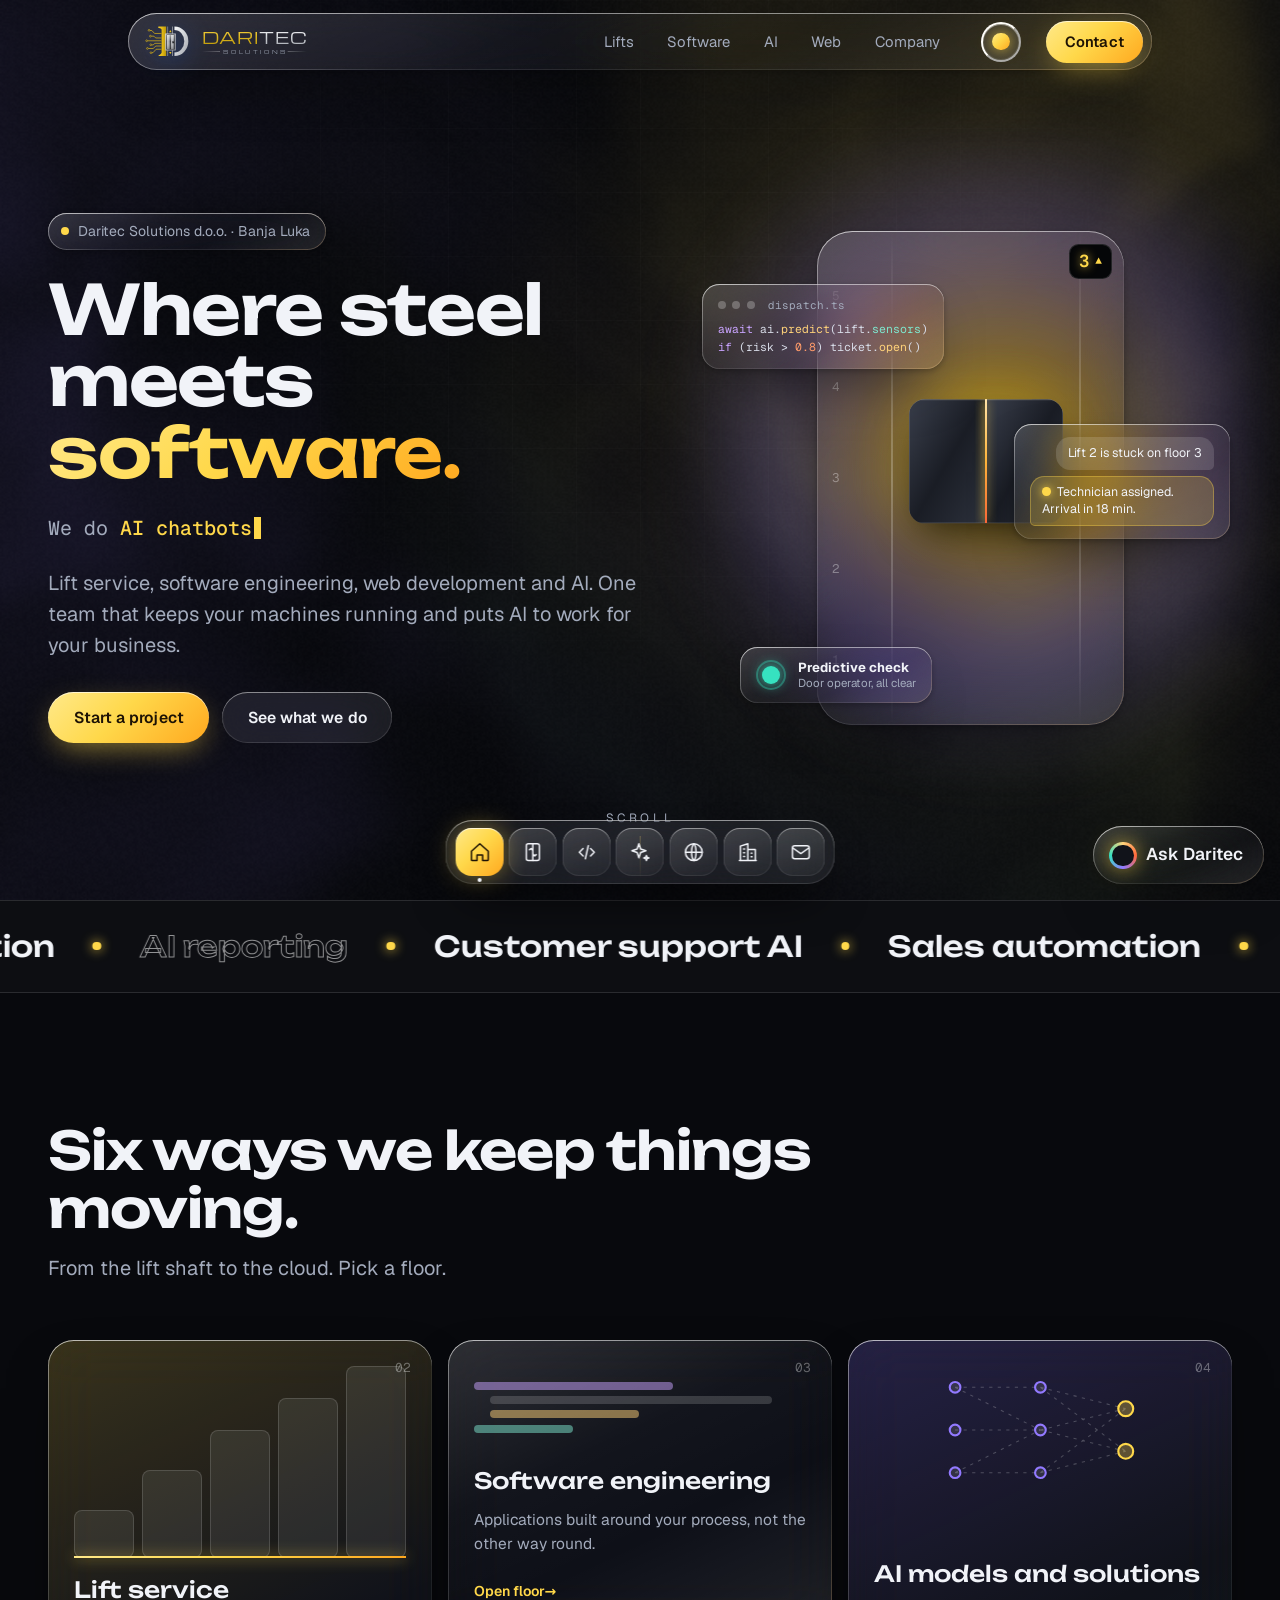
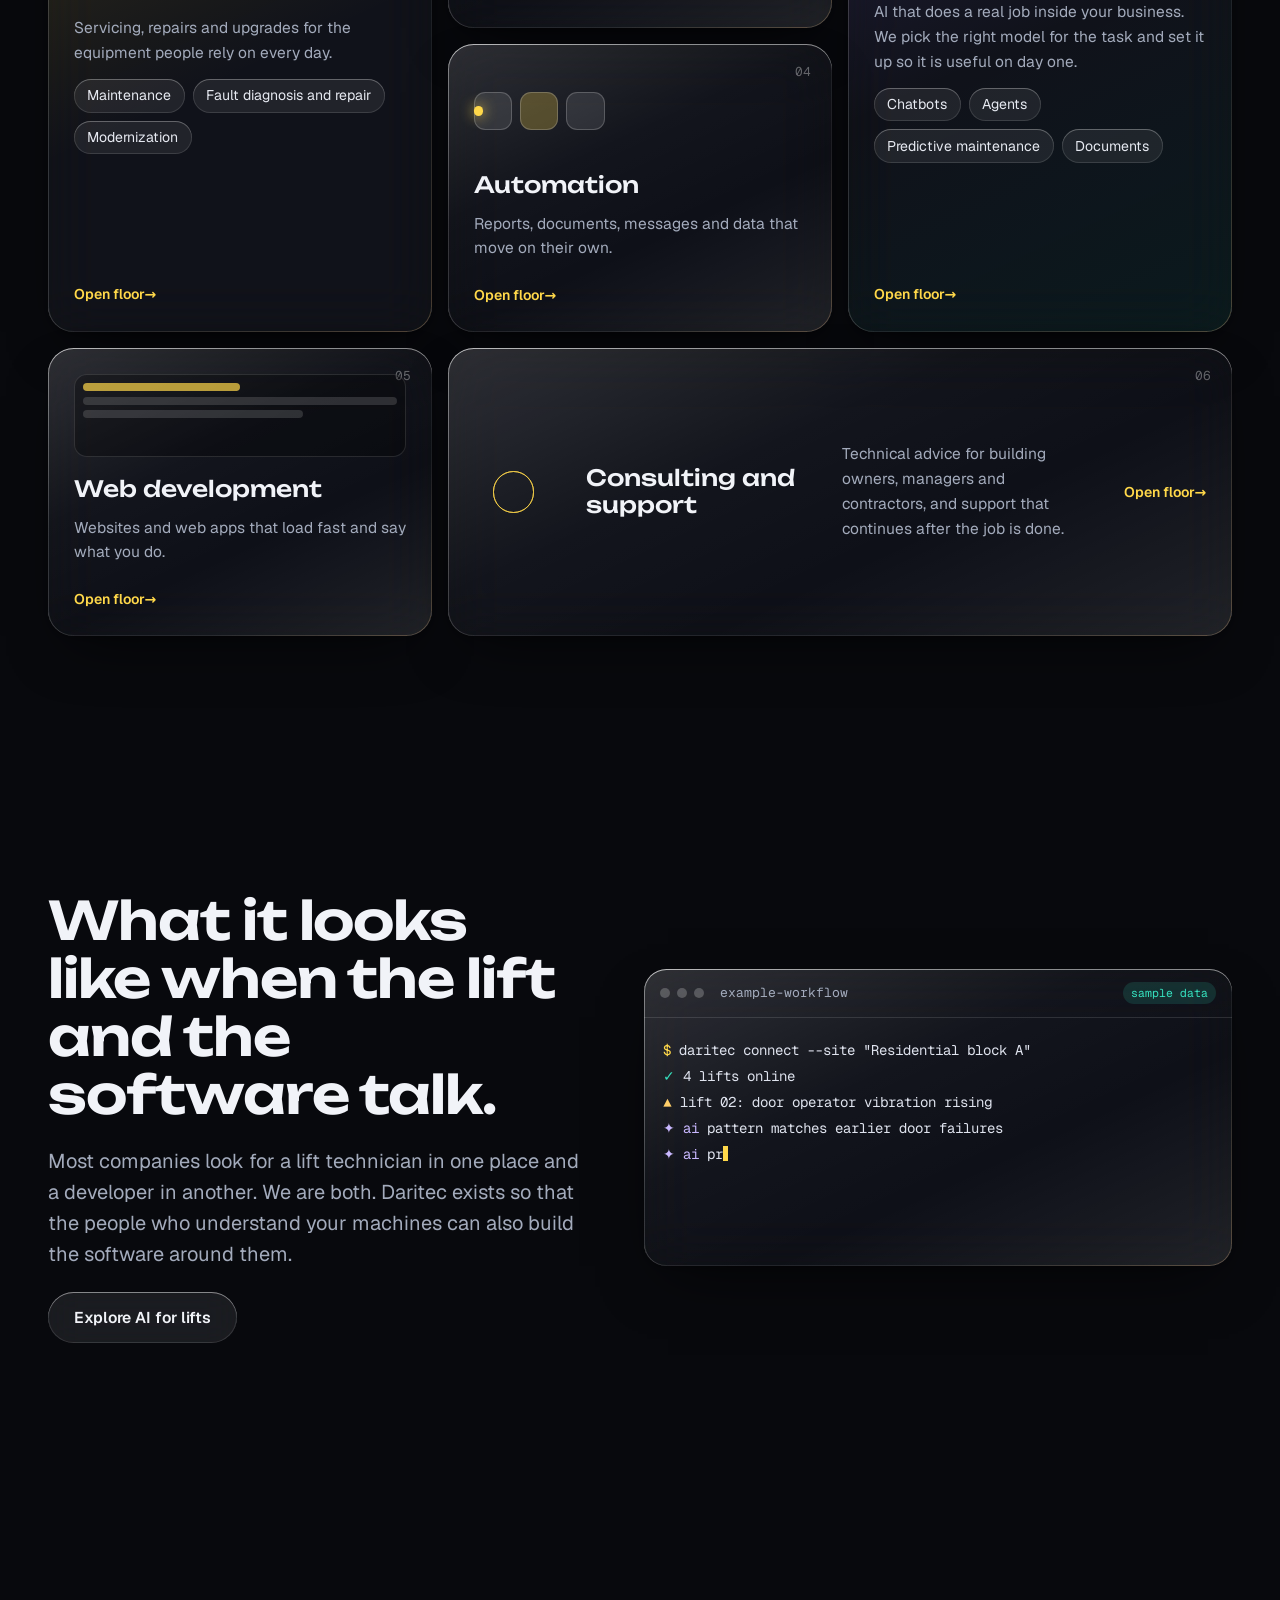
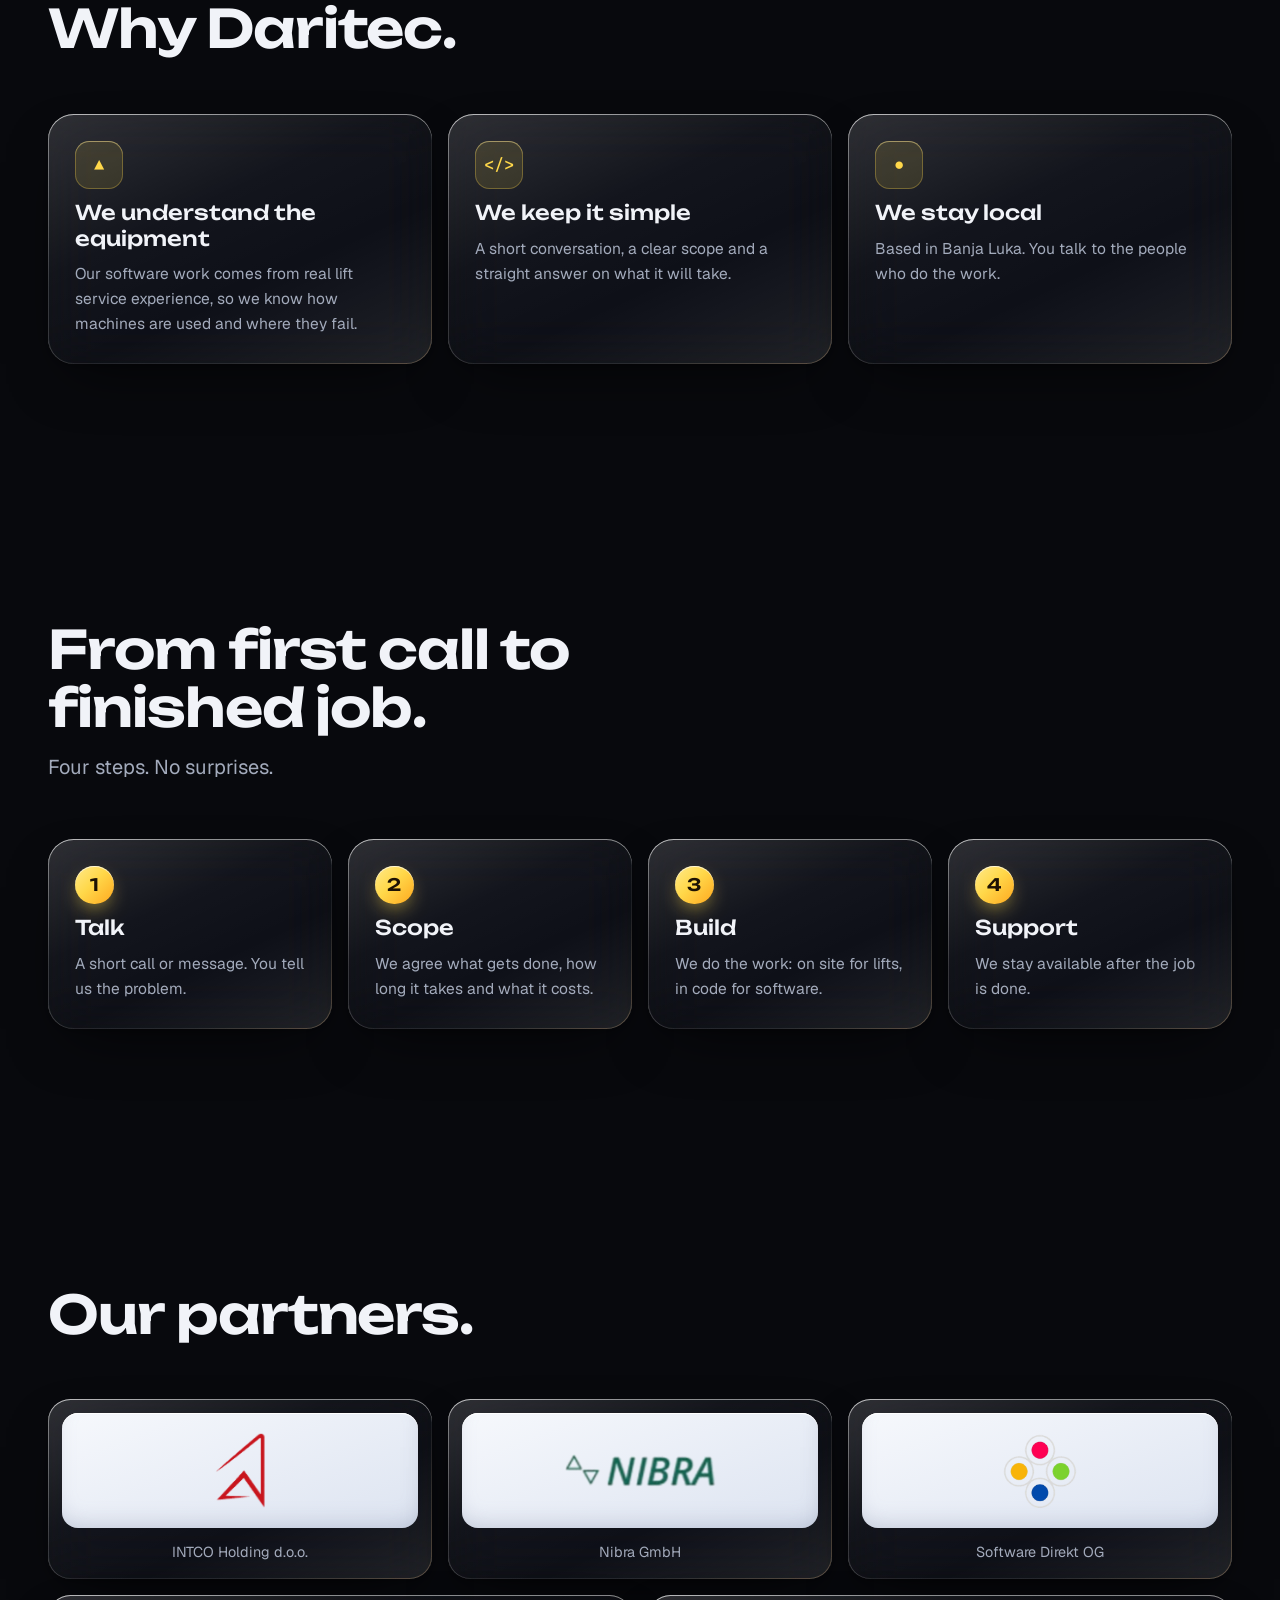
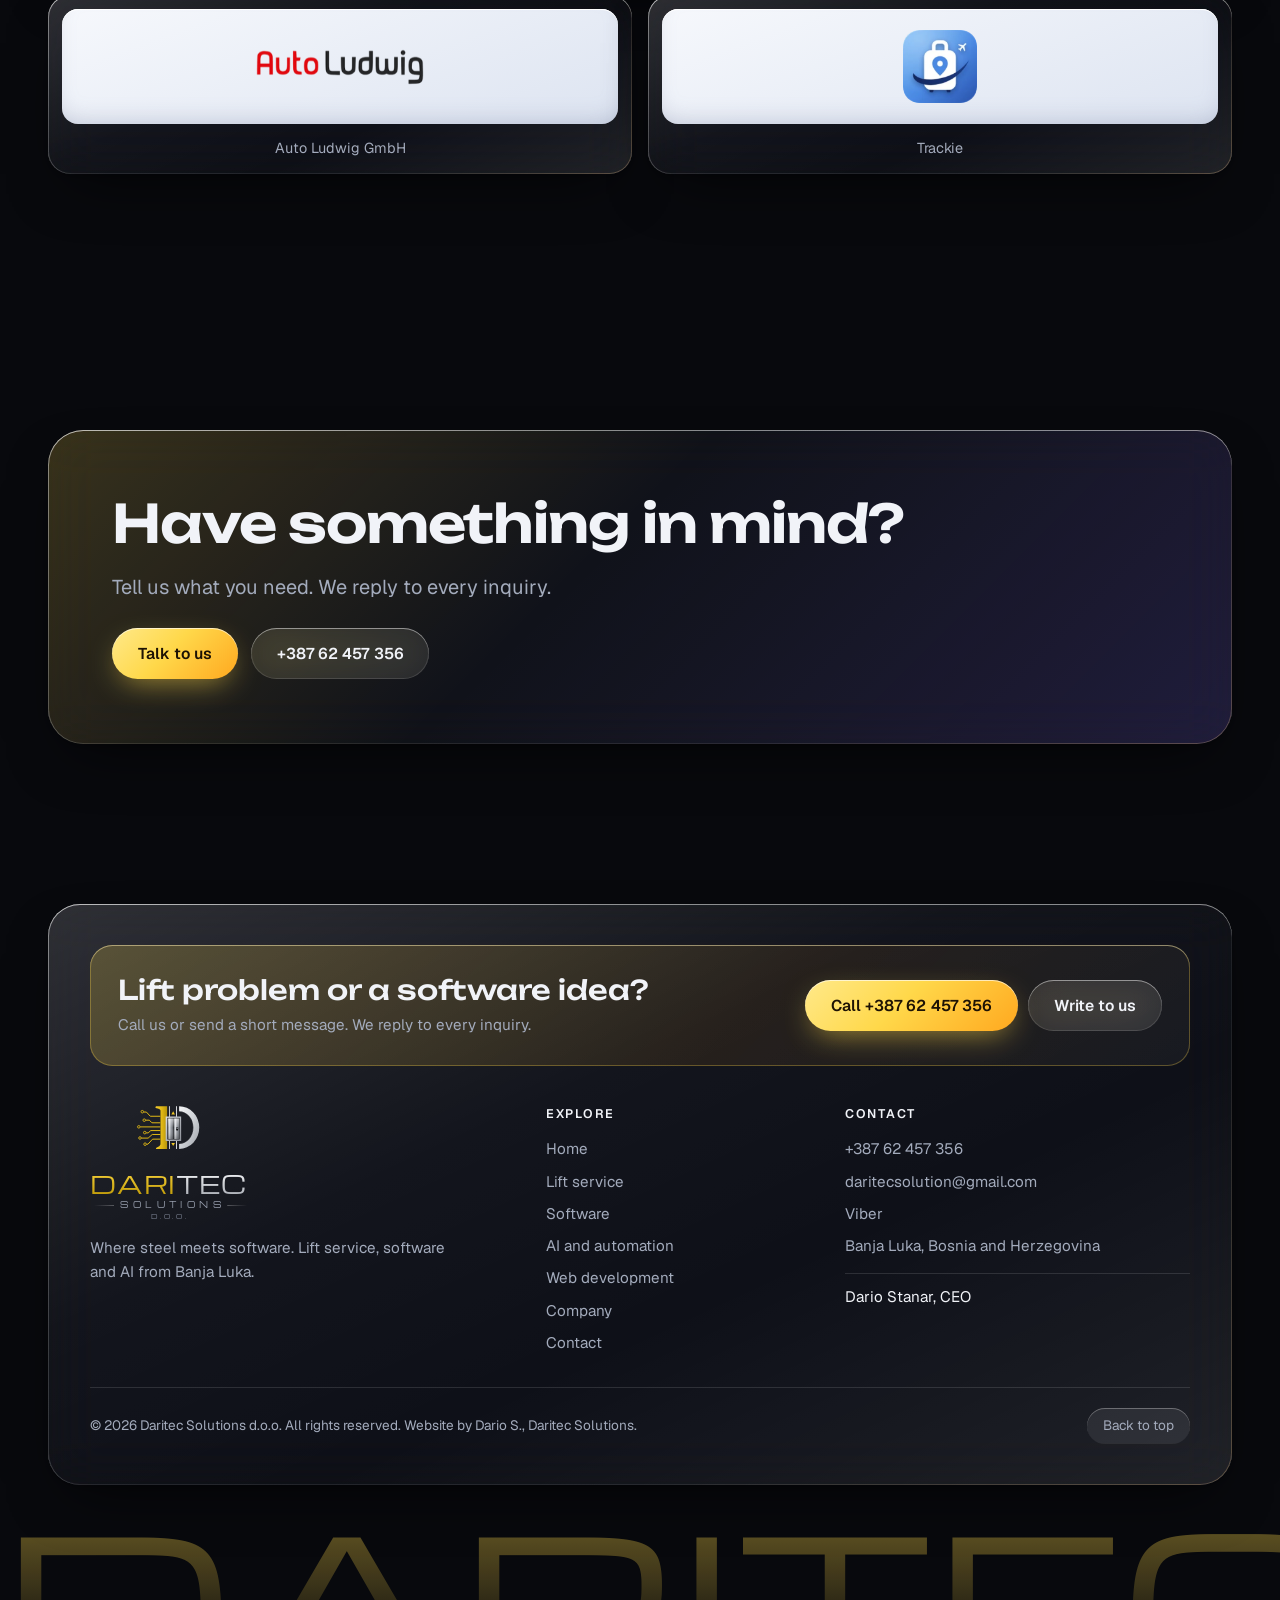
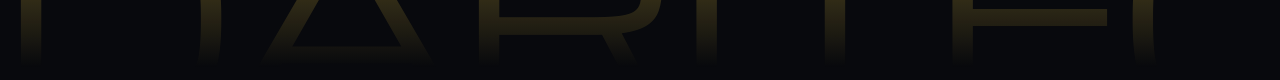
<file: index.html>
<!doctype html>
<html lang="en">
<head>
  <meta charset="utf-8" />
<meta name="viewport" content="width=device-width, initial-scale=1, viewport-fit=cover" />
<meta name="theme-color" content="#08090d" />
<meta name="color-scheme" content="dark" />
<meta name="author" content="Dario S., Daritec Solutions" />
  <link rel="icon" href="/favicon.ico" sizes="any" />
<link rel="icon" type="image/png" sizes="48x48" href="/favicon-48.png" />
<link rel="icon" type="image/png" sizes="192x192" href="/favicon-192.png" />
<link rel="apple-touch-icon" href="/apple-touch-icon.png" />
<meta property="og:type" content="website" />
<meta property="og:site_name" content="Daritec Solutions" />
<meta property="og:image" content="https://daritecsolutions.com/og.png" />
<meta name="twitter:card" content="summary_large_image" />
<script>document.documentElement.classList.add('js');try{var t=localStorage.getItem('dt-theme');if(t)document.documentElement.setAttribute('data-theme',t)}catch(e){}try{if(sessionStorage.getItem('dt-doors')){document.documentElement.classList.add('doors-closed')}}catch(e){}setTimeout(function(){if(!window.__dtReady)document.documentElement.classList.add('no-anim')},4000)</script>
  <title>Daritec Solutions d.o.o. | Lift service, software and AI in Banja Luka</title>
  <meta name="description" content="Daritec Solutions d.o.o. in Banja Luka: lift service, software engineering, web development, AI solutions and automation. Where steel meets software." />
  <link rel="canonical" href="https://daritecsolutions.com/" />
  <meta property="og:title" content="Daritec Solutions d.o.o. | Where steel meets software" />
  <meta property="og:description" content="Lift service, software engineering, web development, AI solutions and automation from Banja Luka." />
  <meta property="og:url" content="https://daritecsolutions.com/" />
  <script type="application/ld+json">
  {
    "@context": "https://schema.org",
    "@type": "ProfessionalService",
    "name": "Daritec Solutions d.o.o.",
    "url": "https://daritecsolutions.com/",
    "logo": "https://daritecsolutions.com/logo-mark.svg",
    "founder": { "@type": "Person", "name": "Dario Stanar", "jobTitle": "CEO" },
    "image": "https://daritecsolutions.com/og.png",
    "telephone": "+38762457356",
    "email": "daritecsolution@gmail.com",
    "address": { "@type": "PostalAddress", "addressLocality": "Banja Luka", "addressCountry": "BA" },
    "description": "Lift service, software engineering, web development, AI solutions and automation, consulting and support."
  }
  </script>
  <script type="module" crossorigin src="/main-DDz_1dAH.js"></script>
  <link rel="stylesheet" crossorigin href="/main-Cq7RVBLX.css">
<link rel="preload" as="font" type="font/woff2" crossorigin href="/geist-latin-wght-normal-BgDaEnEv.woff2"><link rel="preload" as="font" type="font/woff2" crossorigin href="/unbounded-latin-wght-normal-D5afBTBx.woff2"></head>
<body data-page="index">
  <svg width="0" height="0" style="position:absolute" aria-hidden="true" focusable="false"><symbol id="dmark" viewBox="0 0 1150 830">
<defs>
<linearGradient id="dm-b" x1="0" x2="1"><stop offset="0" style="stop-color:hsl(var(--lh) 91% 57%)"/><stop offset=".55" style="stop-color:hsl(var(--lh) 83% 48%)"/><stop offset="1" style="stop-color:hsl(var(--lh) 90% 38%)"/></linearGradient>
<linearGradient id="dm-bt" x1="0" x2="1"><stop offset="0" style="stop-color:hsl(var(--lh) 88% 44%)"/><stop offset="1" style="stop-color:hsl(var(--lh) 90% 57%)"/></linearGradient>
<linearGradient id="dm-s" x1="0" y1="0" x2="1" y2="1"><stop offset="0" stop-color="#f4f5f7"/><stop offset=".5" stop-color="#cfd2d7"/><stop offset="1" stop-color="#9ea2a9"/></linearGradient>
<linearGradient id="dm-r" x1="0" x2="1"><stop offset="0" stop-color="#8c9097"/><stop offset=".5" stop-color="#e9eaed"/><stop offset="1" stop-color="#9a9ea5"/></linearGradient>
<linearGradient id="dm-f" x1="0" y1="0" x2="1" y2="1"><stop offset="0" stop-color="#d9dbdf"/><stop offset="1" stop-color="#8d9199"/></linearGradient>
<linearGradient id="dm-d" x1="0" x2="1"><stop offset="0" stop-color="#6e7279"/><stop offset=".35" stop-color="#d9dbdf"/><stop offset=".6" stop-color="#9da1a8"/><stop offset="1" stop-color="#6a6e75"/></linearGradient>
<linearGradient id="dm-dv" x1="0" y1="0" x2="0" y2="1"><stop offset="0" stop-color="#fff" stop-opacity=".55"/><stop offset=".45" stop-color="#fff" stop-opacity="0"/><stop offset="1" stop-color="#000" stop-opacity=".25"/></linearGradient>
</defs>
<g fill="none" style="stroke:hsl(var(--lh) 82% 49%)" stroke-width="17" stroke-linejoin="round" stroke-linecap="butt">
<path d="M148 138H195L262 210H432"/><path d="M181 277H245L290 322H432"/><path d="M90 392H432"/>
<path d="M191 495H225L270 455H432"/><path d="M108 584H225L295 522H432"/><path d="M196 688H222L300 602H432"/>
</g>
<g fill="none" style="stroke:hsl(var(--lh) 82% 48%)" stroke-width="15">
<circle cx="125" cy="132" r="22"/><circle cx="158" cy="277" r="22"/><circle cx="65" cy="391" r="22"/>
<circle cx="167" cy="490" r="22"/><circle cx="85" cy="582" r="22"/><circle cx="172" cy="688" r="22"/>
</g>
<path fill="url(#dm-b)" d="M360 38H550V770H368Q354 768 360 754Q430 724 436 690V112Q432 82 352 68Q348 50 360 38Z"/>
<rect x="581" y="38" width="16" height="732" fill="url(#dm-r)"/><rect x="703" y="38" width="16" height="732" fill="url(#dm-r)"/>
<path style="fill:hsl(var(--lh) 87% 54%)" d="M622 180H684L653 125Z"/><path style="fill:hsl(var(--lh) 87% 54%)" d="M622 668H684L653 718Z"/>
<path fill="url(#dm-s)" d="M755 38A345 366 0 0 1 755 770V685A245 281 0 0 0 755 123Z"/>
<path fill="none" stroke="#fff" stroke-opacity=".8" stroke-width="3" d="M755 123A245 281 0 0 1 755 685"/>
<rect x="525" y="213" width="265" height="419" rx="3" fill="url(#dm-f)"/>
<rect x="553" y="238" width="210" height="369" fill="#0c0d10"/>
<rect x="560" y="248" width="90" height="352" fill="url(#dm-d)"/><rect x="660" y="248" width="95" height="352" fill="url(#dm-d)"/>
<rect x="560" y="248" width="195" height="352" fill="url(#dm-dv)"/>
<rect x="705" y="398" width="34" height="56" rx="8" fill="#0c0d10"/><rect x="712" y="408" width="20" height="14" rx="4" fill="#cfd2d7"/>
</symbol></svg>
<a class="skip" href="#main">Skip to content</a>
<div class="doors" id="doors" aria-hidden="true">
  <div class="doors__panel doors__panel--l"></div>
  <div class="doors__panel doors__panel--r"></div>
  <div class="doors__led"><b id="doorsFloor">Home</b><i></i></div>
</div>
<canvas class="bgfx" id="bgfx" aria-hidden="true"></canvas>
<div class="bgfx-fallback" aria-hidden="true"></div>
<div class="progress" aria-hidden="true"><i id="progressBar"></i></div>
<header class="bar" id="bar">
  <div class="bar__pill glass">
    <a class="brand" href="/" aria-label="Daritec Solutions, home">
      <svg class="brand__mark" viewBox="0 0 1150 830" aria-hidden="true"><use href="#dmark"/></svg>
      <span class="wm wm--sm" aria-label="Daritec Solutions"><span class="wm__t"><span class="wm__d">Dari</span><span class="wm__s">tec</span></span><span class="wm__sub">Solutions</span></span>
    </a>
    <nav class="bar__links" aria-label="Main"><a href="/lifts.html">Lifts</a><a href="/software.html">Software</a><a href="/ai.html">AI</a><a href="/web.html">Web</a><a href="/company.html">Company</a></nav>
    <div class="theme" id="theme"><button class="theme__btn" id="themeBtn" type="button" aria-label="Change colour theme" aria-expanded="false" aria-controls="themePop"><i></i></button><div class="theme__pop" id="themePop" role="group" aria-label="Colour theme"></div></div>
    <a class="btn btn--amber btn--sm bar__cta" href="/contact.html" data-magnetic><span>Contact</span></a>
    <button class="bar__menu" id="menuBtn" type="button" aria-expanded="false" aria-controls="menu"><span class="sr">Menu</span><i></i><i></i></button>
  </div>
</header>
<div class="menu" id="menu" hidden>
  <nav class="menu__list" aria-label="All pages"><a href="/" aria-current="page"><i class="menu__ic"><svg viewBox="0 0 24 24" fill="none" stroke="currentColor" stroke-width="1.6" stroke-linecap="round" stroke-linejoin="round" aria-hidden="true"><path d="M3 11l9-8 9 8v9a1 1 0 0 1-1 1h-5v-6H9v6H4a1 1 0 0 1-1-1z"/></svg></i><span><b>Home</b><small>Start page</small></span></a><a href="/lifts.html"><i class="menu__ic"><svg viewBox="0 0 24 24" fill="none" stroke="currentColor" stroke-width="1.6" stroke-linecap="round" stroke-linejoin="round" aria-hidden="true"><rect x="5" y="3" width="14" height="18" rx="2.2"/><path d="M12 3v18M8.4 9.4 10 8l1.2 1.4M15.6 14.6 14 16l-1.2-1.4"/></svg></i><span><b>Lift service</b><small>Service, repair and modernisation</small></span></a><a href="/software.html"><i class="menu__ic"><svg viewBox="0 0 24 24" fill="none" stroke="currentColor" stroke-width="1.6" stroke-linecap="round" stroke-linejoin="round" aria-hidden="true"><path d="M8 8l-4 4 4 4M16 8l4 4-4 4M13.6 5 10.4 19"/></svg></i><span><b>Software</b><small>Custom software engineering</small></span></a><a href="/ai.html"><i class="menu__ic"><svg viewBox="0 0 24 24" fill="none" stroke="currentColor" stroke-width="1.6" stroke-linecap="round" stroke-linejoin="round" aria-hidden="true"><path d="M11 3l1.9 5.6L18.5 10.5 12.9 12.4 11 18l-1.9-5.6L3.5 10.5l5.6-1.9zM19 15.5l.7 2 2 .7-2 .7-.7 2-.7-2-2-.7 2-.7z"/></svg></i><span><b>AI and automation</b><small>AI models and automation</small></span></a><a href="/web.html"><i class="menu__ic"><svg viewBox="0 0 24 24" fill="none" stroke="currentColor" stroke-width="1.6" stroke-linecap="round" stroke-linejoin="round" aria-hidden="true"><circle cx="12" cy="12" r="9"/><path d="M3 12h18M12 3c3.2 3.2 3.2 14.8 0 18M12 3c-3.2 3.2-3.2 14.8 0 18"/></svg></i><span><b>Web development</b><small>Websites and web apps</small></span></a><a href="/company.html"><i class="menu__ic"><svg viewBox="0 0 24 24" fill="none" stroke="currentColor" stroke-width="1.6" stroke-linecap="round" stroke-linejoin="round" aria-hidden="true"><path d="M4 21V5.5L12 3v18M12 9h8v12M7.5 8.5h1M7.5 12.5h1M7.5 16.5h1M15.5 13h1M15.5 17h1M3 21h18"/></svg></i><span><b>Company</b><small>About us and partners</small></span></a><a href="/contact.html"><i class="menu__ic"><svg viewBox="0 0 24 24" fill="none" stroke="currentColor" stroke-width="1.6" stroke-linecap="round" stroke-linejoin="round" aria-hidden="true"><rect x="3" y="5" width="18" height="14" rx="2.4"/><path d="M3.5 7.5 12 13.5l8.5-6"/></svg></i><span><b>Contact</b><small>Call, write or visit</small></span></a></nav>
  <p class="menu__meta">+387 62 457 356<br />daritecsolution@gmail.com</p>
</div>
<nav class="dock" id="dock" aria-label="Quick navigation">
  <a href="/" aria-current="page" aria-label="Home"><svg viewBox="0 0 24 24" fill="none" stroke="currentColor" stroke-width="1.6" stroke-linecap="round" stroke-linejoin="round" aria-hidden="true"><path d="M3 11l9-8 9 8v9a1 1 0 0 1-1 1h-5v-6H9v6H4a1 1 0 0 1-1-1z"/></svg><span>Home</span></a><a href="/lifts.html" aria-label="Lift service"><svg viewBox="0 0 24 24" fill="none" stroke="currentColor" stroke-width="1.6" stroke-linecap="round" stroke-linejoin="round" aria-hidden="true"><rect x="5" y="3" width="14" height="18" rx="2.2"/><path d="M12 3v18M8.4 9.4 10 8l1.2 1.4M15.6 14.6 14 16l-1.2-1.4"/></svg><span>Lift service</span></a><a href="/software.html" aria-label="Software"><svg viewBox="0 0 24 24" fill="none" stroke="currentColor" stroke-width="1.6" stroke-linecap="round" stroke-linejoin="round" aria-hidden="true"><path d="M8 8l-4 4 4 4M16 8l4 4-4 4M13.6 5 10.4 19"/></svg><span>Software</span></a><a href="/ai.html" aria-label="AI and automation"><svg viewBox="0 0 24 24" fill="none" stroke="currentColor" stroke-width="1.6" stroke-linecap="round" stroke-linejoin="round" aria-hidden="true"><path d="M11 3l1.9 5.6L18.5 10.5 12.9 12.4 11 18l-1.9-5.6L3.5 10.5l5.6-1.9zM19 15.5l.7 2 2 .7-2 .7-.7 2-.7-2-2-.7 2-.7z"/></svg><span>AI and automation</span></a><a href="/web.html" aria-label="Web development"><svg viewBox="0 0 24 24" fill="none" stroke="currentColor" stroke-width="1.6" stroke-linecap="round" stroke-linejoin="round" aria-hidden="true"><circle cx="12" cy="12" r="9"/><path d="M3 12h18M12 3c3.2 3.2 3.2 14.8 0 18M12 3c-3.2 3.2-3.2 14.8 0 18"/></svg><span>Web development</span></a><a href="/company.html" aria-label="Company"><svg viewBox="0 0 24 24" fill="none" stroke="currentColor" stroke-width="1.6" stroke-linecap="round" stroke-linejoin="round" aria-hidden="true"><path d="M4 21V5.5L12 3v18M12 9h8v12M7.5 8.5h1M7.5 12.5h1M7.5 16.5h1M15.5 13h1M15.5 17h1M3 21h18"/></svg><span>Company</span></a><a href="/contact.html" aria-label="Contact"><svg viewBox="0 0 24 24" fill="none" stroke="currentColor" stroke-width="1.6" stroke-linecap="round" stroke-linejoin="round" aria-hidden="true"><rect x="3" y="5" width="18" height="14" rx="2.4"/><path d="M3.5 7.5 12 13.5l8.5-6"/></svg><span>Contact</span></a>
</nav>
  <main id="main">
    <section class="hero" id="top" aria-labelledby="h-hero">
      <div class="wrap hero__grid">
        <div class="hero__copy">
          <p class="pill glass" data-reveal><i class="dot"></i>Daritec Solutions d.o.o. &middot; Banja Luka</p>
          <h1 id="h-hero" class="hero__title" data-split="hero">Where steel meets <em>software.</em></h1>
          <p class="hero__ticker" data-reveal><span>We do</span> <b id="ticker">lift service</b></p>
          <p class="lede hero__lede" data-reveal>Lift service, software engineering, web development and AI. One team that keeps your machines running and puts AI to work for your business.</p>
          <p class="hero__cta" data-reveal>
            <a class="btn btn--amber" href="/contact.html" data-magnetic><span>Start a project</span></a>
            <a class="btn btn--glass" href="#capabilities" data-magnetic><span>See what we do</span></a>
          </p>
        </div>
        <div class="scene" id="scene" aria-hidden="true">
          <div class="scene__halo"></div>
          <div class="shaft glass">
            <div class="shaft__floors"><i>5</i><i>4</i><i>3</i><i>2</i><i>1</i></div>
            <div class="shaft__rail shaft__rail--l"></div><div class="shaft__rail shaft__rail--r"></div>
            <div class="cab" id="cab">
              <div class="cab__lamp"></div>
              <div class="cab__inside">
                <svg class="cab__logo" viewBox="0 0 1150 830"><use href="#dmark"/></svg>
              </div>
              <div class="cab__door cab__door--l"></div>
              <div class="cab__door cab__door--r"></div>
            </div>
            <div class="shaft__led"><b id="cabFloor">1</b><span id="cabArrow">&#9650;</span></div>
          </div>
          <div class="float float--code glass" data-depth="22">
            <p class="float__bar"><i></i><i></i><i></i><span>dispatch.ts</span></p>
            <pre><span class="k">await</span> ai.<span class="f">predict</span>(lift.<span class="s">sensors</span>)
<span class="k">if</span> (risk &gt; <span class="n">0.8</span>) ticket.<span class="f">open</span>()</pre>
          </div>
          <div class="float float--chat glass" data-depth="34">
            <p class="chat-b chat-b--u">Lift 2 is stuck on floor 3</p>
            <p class="chat-b chat-b--a"><span class="spark"></span>Technician assigned. Arrival in 18 min.</p>
          </div>
          <div class="float float--status glass" data-depth="14">
            <span class="ring"><i></i></span>
            <p><b>Predictive check</b><small>Door operator, all clear</small></p>
          </div>
        </div>
      </div>
      <p class="hero__scroll" aria-hidden="true"><span>Scroll</span><i></i></p>
    </section>
    <section class="marquee" aria-label="What we work on">
      <div class="marquee__track" id="marquee">
        <span>Lift service</span><i></i><span>Software engineering</span><i></i><span>Web development</span><i></i><span>AI chatbots</span><i></i><span>AI agents</span><i></i><span>Document processing</span><i></i><span>Predictive maintenance</span><i></i><span>Workflow automation</span><i></i><span>AI reporting</span><i></i><span>Customer support AI</span><i></i><span>Sales automation</span><i></i><span>Consulting and support</span><i></i>
      </div>
    </section>
    <section class="sec" id="capabilities" aria-labelledby="h-cap">
      <div class="wrap">
        <header class="sec__head">
          <h2 id="h-cap" data-split>Six ways we keep things moving.</h2>
          <p class="lede" data-reveal>From the lift shaft to the cloud. Pick a floor.</p>
        </header>
        <div class="bento" data-stagger>
          <a class="tile tile--lift glass" href="/lifts.html" data-glass data-tilt>
            <span class="tile__no">02</span>
            <div class="tile__vis tv-lift" aria-hidden="true"><i></i><i></i><i></i><i></i><i></i><b></b></div>
            <h3>Lift service</h3>
            <p>Servicing, repairs and upgrades for the equipment people rely on every day.</p>
            <ul class="chips"><li>Maintenance</li><li>Fault diagnosis and repair</li><li>Modernization</li></ul>
            <span class="tile__go" aria-hidden="true">Open floor</span>
          </a>
          <a class="tile tile--soft glass" href="/software.html" data-glass data-tilt>
            <span class="tile__no">03</span>
            <div class="tile__vis tv-code" aria-hidden="true"><i></i><i></i><i></i><i></i></div>
            <h3>Software engineering</h3>
            <p>Applications built around your process, not the other way round.</p>
            <span class="tile__go" aria-hidden="true">Open floor</span>
          </a>
          <a class="tile tile--ai glass" href="/ai.html" data-glass data-tilt>
            <span class="tile__no">04</span>
            <div class="tile__vis tv-ai" aria-hidden="true"><svg viewBox="0 0 200 120" fill="none"><g class="l"><path d="M20 20L100 60M20 60L100 60M20 100L100 60M20 20L100 20M20 100L100 100M100 20L180 40M100 60L180 40M100 100L180 40M100 20L180 80M100 60L180 80M100 100L180 80"/></g><g class="n"><circle cx="20" cy="20" r="5"/><circle cx="20" cy="60" r="5"/><circle cx="20" cy="100" r="5"/><circle cx="100" cy="20" r="5"/><circle cx="100" cy="60" r="5"/><circle cx="100" cy="100" r="5"/><circle cx="180" cy="40" r="7"/><circle cx="180" cy="80" r="7"/></g></svg></div>
            <h3>AI models and solutions</h3>
            <p>AI that does a real job inside your business. We pick the right model for the task and set it up so it is useful on day one.</p>
            <ul class="chips"><li>Chatbots</li><li>Agents</li><li>Predictive maintenance</li><li>Documents</li></ul>
            <span class="tile__go" aria-hidden="true">Open floor</span>
          </a>
          <a class="tile tile--soft glass" href="/ai.html#automation" data-glass data-tilt>
            <span class="tile__no">04</span>
            <div class="tile__vis tv-auto" aria-hidden="true"><i></i><i></i><i></i><b></b></div>
            <h3>Automation</h3>
            <p>Reports, documents, messages and data that move on their own.</p>
            <span class="tile__go" aria-hidden="true">Open floor</span>
          </a>
          <a class="tile tile--soft glass" href="/web.html" data-glass data-tilt>
            <span class="tile__no">05</span>
            <div class="tile__vis tv-web" aria-hidden="true"><i></i><i></i><i></i></div>
            <h3>Web development</h3>
            <p>Websites and web apps that load fast and say what you do.</p>
            <span class="tile__go" aria-hidden="true">Open floor</span>
          </a>
          <a class="tile tile--wide glass" href="/company.html#consulting" data-glass data-tilt>
            <span class="tile__no">06</span>
            <div class="tile__vis tv-help" aria-hidden="true"><i></i><i></i><i></i></div>
            <h3>Consulting and support</h3>
            <p>Technical advice for building owners, managers and contractors, and support that continues after the job is done.</p>
            <span class="tile__go" aria-hidden="true">Open floor</span>
          </a>
        </div>
      </div>
    </section>
    <section class="sec sec--term" aria-labelledby="h-term">
      <div class="wrap term__grid">
        <div class="term__copy">
          <h2 id="h-term" data-split>What it looks like when the lift and the software talk.</h2>
          <p class="lede" data-reveal>Most companies look for a lift technician in one place and a developer in another. We are both. Daritec exists so that the people who understand your machines can also build the software around them.</p>
          <p data-reveal><a class="btn btn--glass" href="/ai.html" data-magnetic><span>Explore AI for lifts</span></a></p>
        </div>
        <div class="term glass" data-glass id="term" aria-label="Example workflow">
          <p class="term__bar"><i></i><i></i><i></i><span>example-workflow</span><em>sample data</em></p>
          <pre class="term__body" id="termBody" aria-live="off"></pre>
          <noscript><pre class="term__body">Sensor data comes in. AI flags the risk. A ticket opens. A technician is on the way.</pre></noscript>
        </div>
      </div>
    </section>
    <section class="sec" id="why" aria-labelledby="h-why">
      <div class="wrap">
        <header class="sec__head">
          <h2 id="h-why" data-split>Why Daritec.</h2>
        </header>
        <div class="pillars" data-stagger>
          <article class="pillar glass" data-glass data-tilt>
            <b class="pillar__ic" aria-hidden="true">&#9650;</b>
            <h3>We understand the equipment</h3>
            <p>Our software work comes from real lift service experience, so we know how machines are used and where they fail.</p>
          </article>
          <article class="pillar glass" data-glass data-tilt>
            <b class="pillar__ic" aria-hidden="true">&lt;/&gt;</b>
            <h3>We keep it simple</h3>
            <p>A short conversation, a clear scope and a straight answer on what it will take.</p>
          </article>
          <article class="pillar glass" data-glass data-tilt>
            <b class="pillar__ic" aria-hidden="true">&#9679;</b>
            <h3>We stay local</h3>
            <p>Based in Banja Luka. You talk to the people who do the work.</p>
          </article>
        </div>
      </div>
    </section>
    <section class="sec" id="process" aria-labelledby="h-process">
      <div class="wrap">
        <header class="sec__head">
          <h2 id="h-process" data-split>From first call to finished job.</h2>
          <p class="lede" data-reveal>Four steps. No surprises.</p>
        </header>
        <ol class="steps" id="steps">
          <li class="step glass" data-glass><b>1</b><h3>Talk</h3><p>A short call or message. You tell us the problem.</p></li>
          <li class="step glass" data-glass><b>2</b><h3>Scope</h3><p>We agree what gets done, how long it takes and what it costs.</p></li>
          <li class="step glass" data-glass><b>3</b><h3>Build</h3><p>We do the work: on site for lifts, in code for software.</p></li>
          <li class="step glass" data-glass><b>4</b><h3>Support</h3><p>We stay available after the job is done.</p></li>
        </ol>
      </div>
    </section>
    <section class="sec" id="partners" aria-labelledby="h-partners">
      <div class="wrap">
        <header class="sec__head">
          <h2 id="h-partners" data-split>Our partners.</h2>
        </header>
        <ul class="partners" data-stagger>
  <li class="partner glass" data-glass><div class="partner__plate partner__plate--intco"><img src="/partner-intco.webp" width="238" height="350" alt="INTCO Holding logo" loading="lazy" /></div><p>INTCO Holding d.o.o.</p></li>
  <li class="partner glass" data-glass><div class="partner__plate partner__plate--nibra"><img src="/partner-nibra.webp" width="621" height="144" alt="NIBRA logo" loading="lazy" /></div><p>Nibra GmbH</p></li>
  <li class="partner glass" data-glass><div class="partner__plate partner__plate--square"><img src="/partner-software.webp" width="240" height="240" alt="Software Direkt logo" loading="lazy" /></div><p>Software Direkt OG</p></li>
  <li class="partner glass" data-glass><div class="partner__plate partner__plate--ludwig"><img src="/partner-ludwig.webp" width="480" height="102" alt="Auto Ludwig logo" loading="lazy" /></div><p>Auto Ludwig GmbH</p></li>
  <li class="partner glass" data-glass><div class="partner__plate partner__plate--square"><img src="/partner-trackie.webp" width="240" height="240" alt="Trackie app icon" loading="lazy" /></div><p>Trackie</p></li>
</ul>
      </div>
    </section>
    <section class="sec sec--cta" aria-labelledby="h-cta">
      <div class="wrap">
        <div class="cta glass" data-glass>
          <h2 id="h-cta" data-split>Have something in mind?</h2>
          <p class="lede">Tell us what you need. We reply to every inquiry.</p>
          <p class="cta__row">
            <a class="btn btn--amber" href="/contact.html" data-magnetic><span>Talk to us</span></a>
            <a class="btn btn--glass" href="tel:+38762457356" data-magnetic><span>+387 62 457 356</span></a>
          </p>
        </div>
      </div>
    </section>
  </main>
  <footer class="foot" id="foot">
  <div class="wrap">
    <div class="foot__panel glass" data-glass>
      <div class="foot__cta">
        <div>
          <h2 class="foot__cta-title">Lift problem or a software idea?</h2>
          <p>Call us or send a short message. We reply to every inquiry.</p>
        </div>
        <div class="foot__cta-btns">
          <a class="btn btn--amber" href="tel:+38762457356"><span>Call +387 62 457 356</span></a>
          <a class="btn btn--glass" href="/contact.html"><span>Write to us</span></a>
        </div>
      </div>
      <div class="foot__top">
        <div class="foot__brand">
          <div class="foot__lock"><svg class="foot__mark" viewBox="0 0 1150 830" aria-hidden="true"><use href="#dmark"/></svg>
          <p class="foot__name"><span class="wm " aria-label="Daritec Solutions"><span class="wm__t"><span class="wm__d">Dari</span><span class="wm__s">tec</span></span><span class="wm__sub">Solutions</span><span class="wm__llc">d.o.o.</span></span></p></div>
          <p class="foot__tag">Where steel meets software. Lift service, software and AI from Banja Luka.</p>
        </div>
        <nav class="foot__col" aria-label="Footer">
          <h3>Explore</h3>
          <a href="/">Home</a><a href="/lifts.html">Lift service</a><a href="/software.html">Software</a><a href="/ai.html">AI and automation</a><a href="/web.html">Web development</a><a href="/company.html">Company</a><a href="/contact.html">Contact</a>
        </nav>
        <address class="foot__col foot__contact">
          <h3>Contact</h3>
          <a href="tel:+38762457356">+387 62 457 356</a>
          <a href="mailto:daritecsolution@gmail.com">daritecsolution@gmail.com</a>
          <a href="viber://chat?number=%2B38762457356" rel="noopener">Viber</a>
          <span>Banja Luka, Bosnia and Herzegovina</span>
          <span class="foot__ceo">Dario Stanar, CEO</span>
        </address>
      </div>
      <div class="foot__bottom">
        <p>&copy; <span id="year">2026</span> Daritec Solutions d.o.o. All rights reserved. Website by Dario S., Daritec Solutions.</p>
        <a href="#top" class="foot__top-link">Back to top</a>
      </div>
    </div>
  </div>
  <p class="foot__giant" aria-hidden="true">DARITEC</p>
</footer>
</body>
</html>
</file>
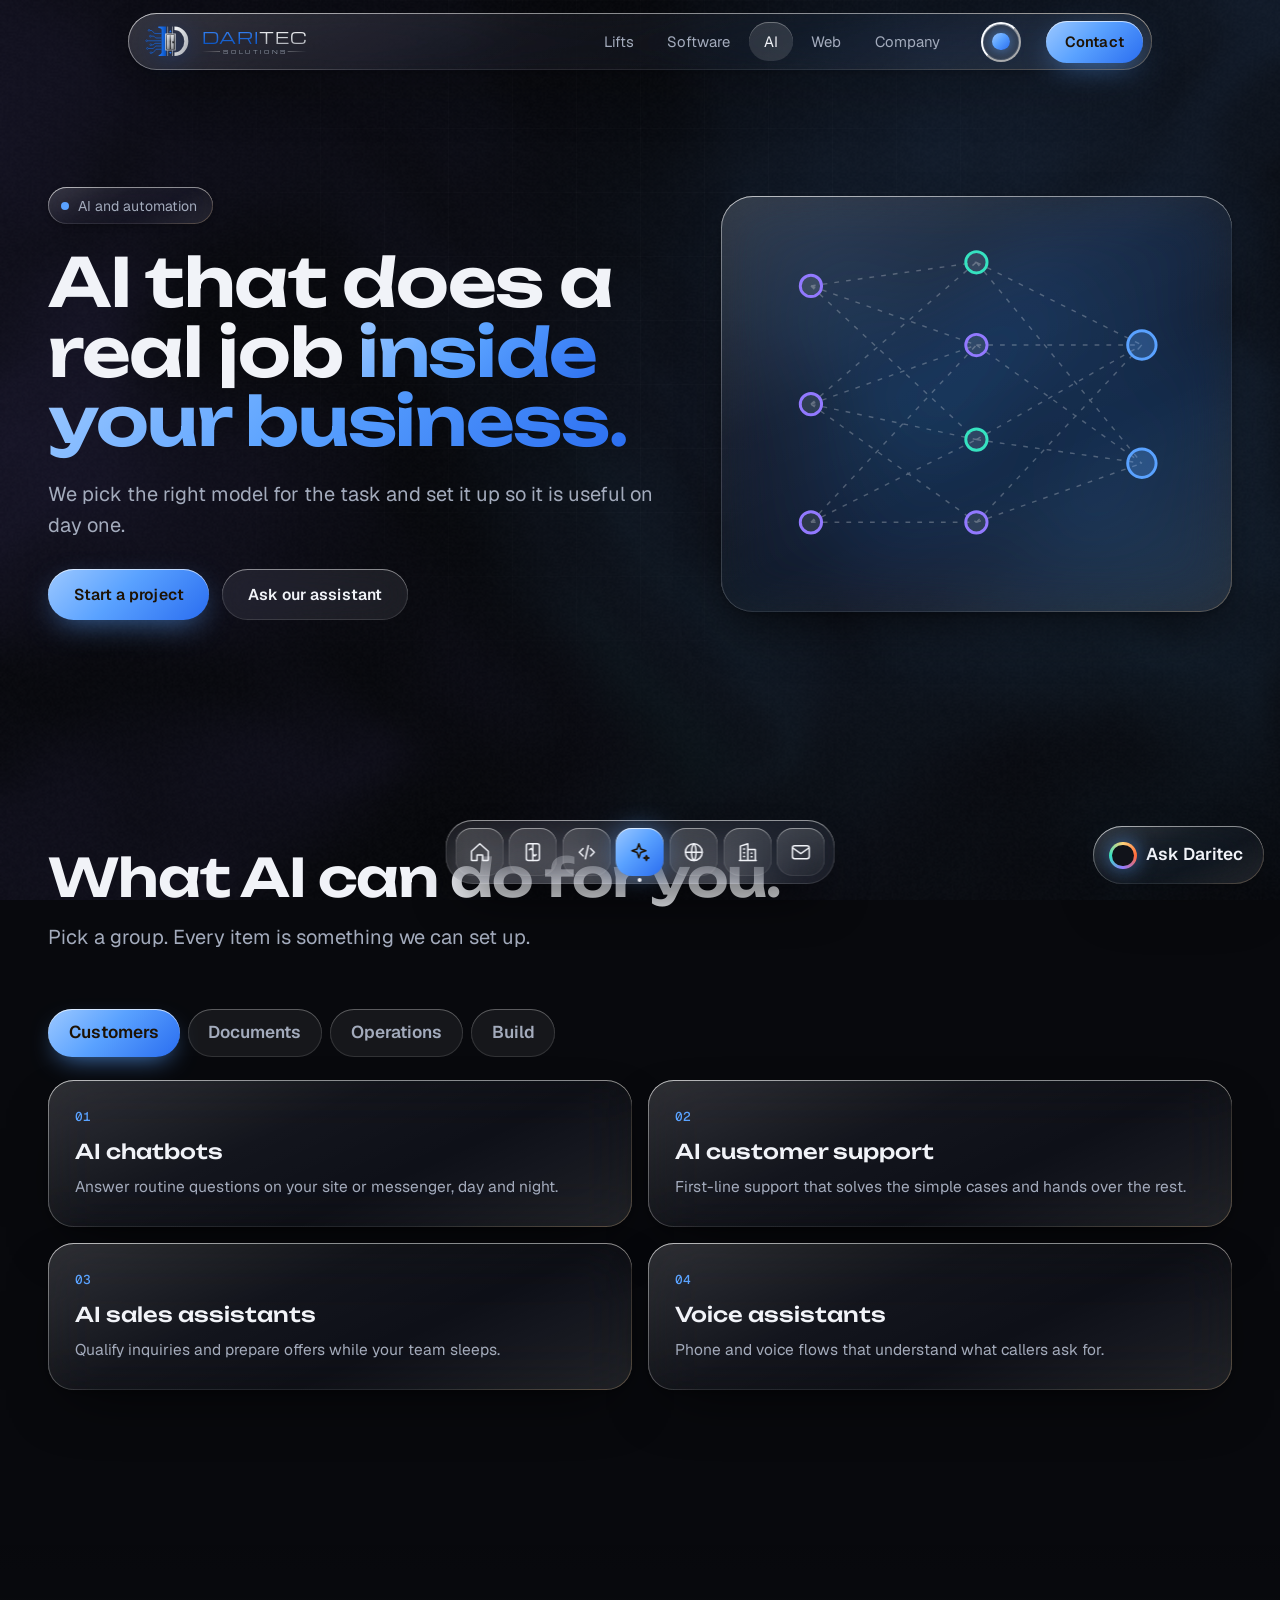
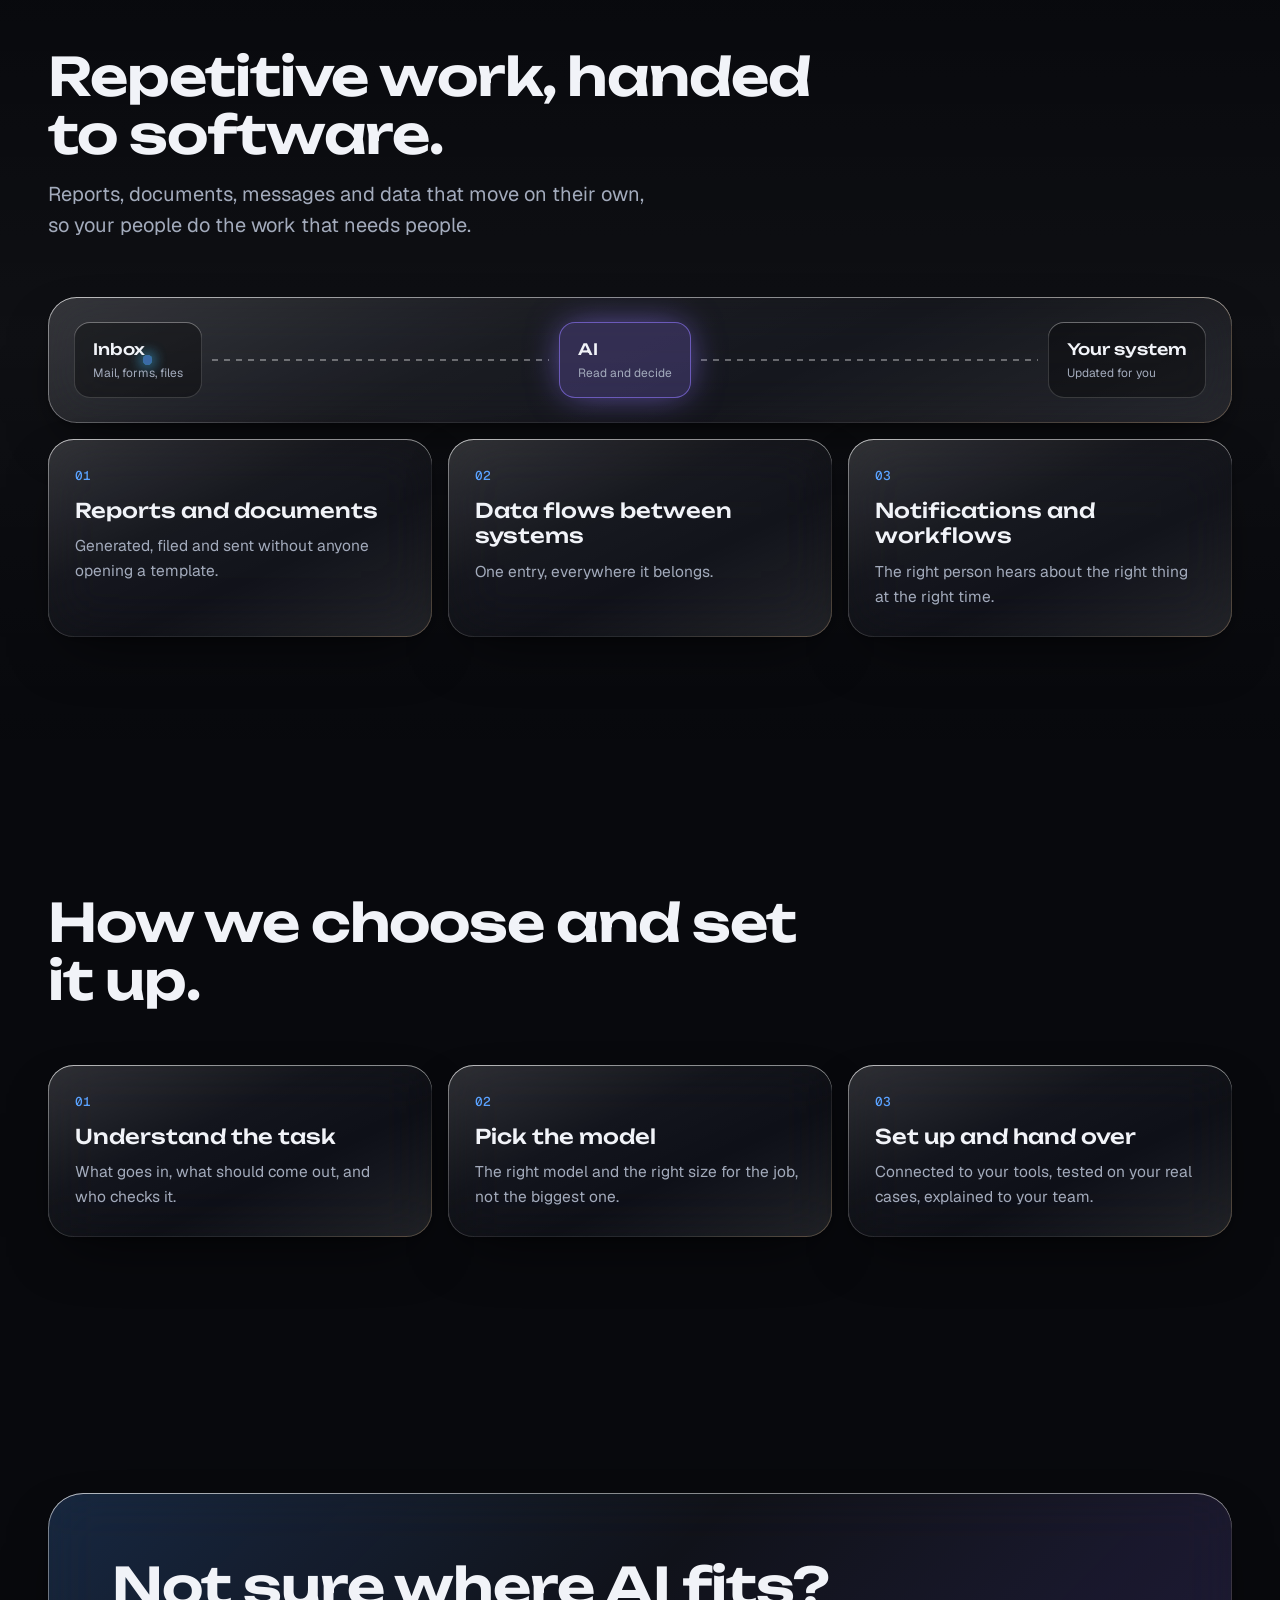
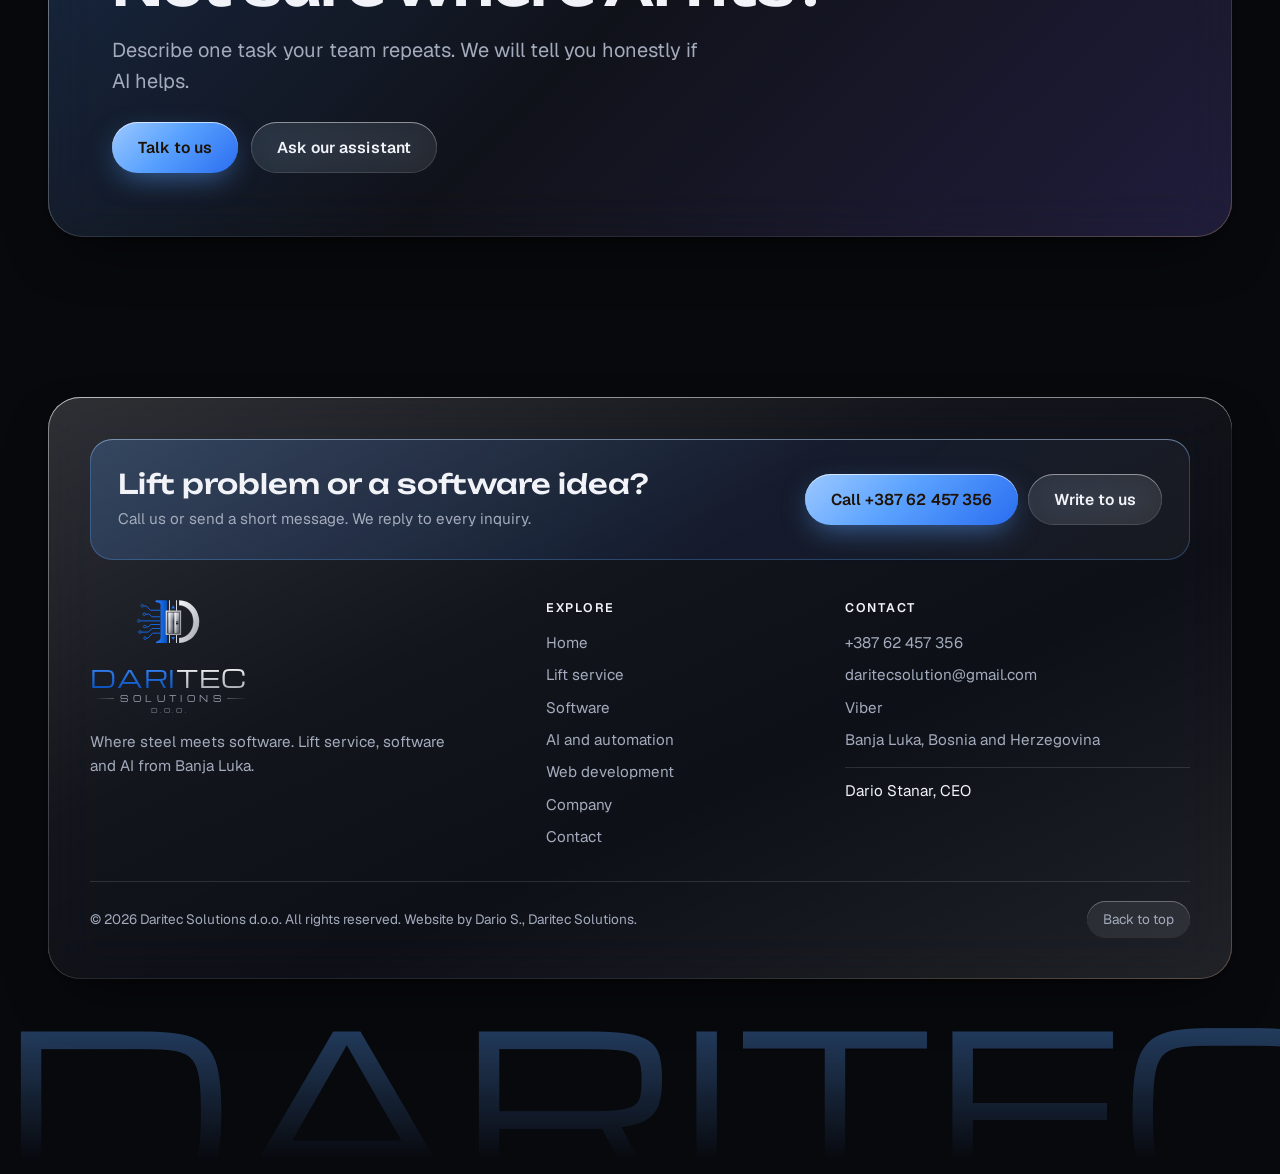
<file: ai.html>
<!doctype html>
<html lang="en">
<head>
  <meta charset="utf-8" />
<meta name="viewport" content="width=device-width, initial-scale=1, viewport-fit=cover" />
<meta name="theme-color" content="#08090d" />
<meta name="color-scheme" content="dark" />
<meta name="author" content="Dario S., Daritec Solutions" />
  <link rel="icon" href="/favicon.ico" sizes="any" />
<link rel="icon" type="image/png" sizes="48x48" href="/favicon-48.png" />
<link rel="icon" type="image/png" sizes="192x192" href="/favicon-192.png" />
<link rel="apple-touch-icon" href="/apple-touch-icon.png" />
<meta property="og:type" content="website" />
<meta property="og:site_name" content="Daritec Solutions" />
<meta property="og:image" content="https://daritecsolutions.com/og.png" />
<meta name="twitter:card" content="summary_large_image" />
<script>document.documentElement.classList.add('js');try{var t=localStorage.getItem('dt-theme');if(t)document.documentElement.setAttribute('data-theme',t)}catch(e){}try{if(sessionStorage.getItem('dt-doors')){document.documentElement.classList.add('doors-closed')}}catch(e){}setTimeout(function(){if(!window.__dtReady)document.documentElement.classList.add('no-anim')},4000)</script>
  <title>AI and automation for business | Daritec Solutions</title>
  <meta name="description" content="AI chatbots, document processing, predictive lift maintenance, ticket and email automation, AI agents and consulting from Daritec Solutions in Banja Luka." />
  <link rel="canonical" href="https://daritecsolutions.com/ai.html" />
  <meta property="og:title" content="AI and automation for business | Daritec Solutions" />
  <meta property="og:description" content="AI chatbots, document processing, predictive lift maintenance, ticket and email automation, AI agents and consulting from Daritec Solutions in Banja Luka." />
  <meta property="og:url" content="https://daritecsolutions.com/ai.html" />
  <script type="module" crossorigin src="/main-DDz_1dAH.js"></script>
  <link rel="stylesheet" crossorigin href="/main-Cq7RVBLX.css">
<link rel="preload" as="font" type="font/woff2" crossorigin href="/geist-latin-wght-normal-BgDaEnEv.woff2"><link rel="preload" as="font" type="font/woff2" crossorigin href="/unbounded-latin-wght-normal-D5afBTBx.woff2"></head>
<body data-page="ai">
  <svg width="0" height="0" style="position:absolute" aria-hidden="true" focusable="false"><symbol id="dmark" viewBox="0 0 1150 830">
<defs>
<linearGradient id="dm-b" x1="0" x2="1"><stop offset="0" style="stop-color:hsl(var(--lh) 91% 57%)"/><stop offset=".55" style="stop-color:hsl(var(--lh) 83% 48%)"/><stop offset="1" style="stop-color:hsl(var(--lh) 90% 38%)"/></linearGradient>
<linearGradient id="dm-bt" x1="0" x2="1"><stop offset="0" style="stop-color:hsl(var(--lh) 88% 44%)"/><stop offset="1" style="stop-color:hsl(var(--lh) 90% 57%)"/></linearGradient>
<linearGradient id="dm-s" x1="0" y1="0" x2="1" y2="1"><stop offset="0" stop-color="#f4f5f7"/><stop offset=".5" stop-color="#cfd2d7"/><stop offset="1" stop-color="#9ea2a9"/></linearGradient>
<linearGradient id="dm-r" x1="0" x2="1"><stop offset="0" stop-color="#8c9097"/><stop offset=".5" stop-color="#e9eaed"/><stop offset="1" stop-color="#9a9ea5"/></linearGradient>
<linearGradient id="dm-f" x1="0" y1="0" x2="1" y2="1"><stop offset="0" stop-color="#d9dbdf"/><stop offset="1" stop-color="#8d9199"/></linearGradient>
<linearGradient id="dm-d" x1="0" x2="1"><stop offset="0" stop-color="#6e7279"/><stop offset=".35" stop-color="#d9dbdf"/><stop offset=".6" stop-color="#9da1a8"/><stop offset="1" stop-color="#6a6e75"/></linearGradient>
<linearGradient id="dm-dv" x1="0" y1="0" x2="0" y2="1"><stop offset="0" stop-color="#fff" stop-opacity=".55"/><stop offset=".45" stop-color="#fff" stop-opacity="0"/><stop offset="1" stop-color="#000" stop-opacity=".25"/></linearGradient>
</defs>
<g fill="none" style="stroke:hsl(var(--lh) 82% 49%)" stroke-width="17" stroke-linejoin="round" stroke-linecap="butt">
<path d="M148 138H195L262 210H432"/><path d="M181 277H245L290 322H432"/><path d="M90 392H432"/>
<path d="M191 495H225L270 455H432"/><path d="M108 584H225L295 522H432"/><path d="M196 688H222L300 602H432"/>
</g>
<g fill="none" style="stroke:hsl(var(--lh) 82% 48%)" stroke-width="15">
<circle cx="125" cy="132" r="22"/><circle cx="158" cy="277" r="22"/><circle cx="65" cy="391" r="22"/>
<circle cx="167" cy="490" r="22"/><circle cx="85" cy="582" r="22"/><circle cx="172" cy="688" r="22"/>
</g>
<path fill="url(#dm-b)" d="M360 38H550V770H368Q354 768 360 754Q430 724 436 690V112Q432 82 352 68Q348 50 360 38Z"/>
<rect x="581" y="38" width="16" height="732" fill="url(#dm-r)"/><rect x="703" y="38" width="16" height="732" fill="url(#dm-r)"/>
<path style="fill:hsl(var(--lh) 87% 54%)" d="M622 180H684L653 125Z"/><path style="fill:hsl(var(--lh) 87% 54%)" d="M622 668H684L653 718Z"/>
<path fill="url(#dm-s)" d="M755 38A345 366 0 0 1 755 770V685A245 281 0 0 0 755 123Z"/>
<path fill="none" stroke="#fff" stroke-opacity=".8" stroke-width="3" d="M755 123A245 281 0 0 1 755 685"/>
<rect x="525" y="213" width="265" height="419" rx="3" fill="url(#dm-f)"/>
<rect x="553" y="238" width="210" height="369" fill="#0c0d10"/>
<rect x="560" y="248" width="90" height="352" fill="url(#dm-d)"/><rect x="660" y="248" width="95" height="352" fill="url(#dm-d)"/>
<rect x="560" y="248" width="195" height="352" fill="url(#dm-dv)"/>
<rect x="705" y="398" width="34" height="56" rx="8" fill="#0c0d10"/><rect x="712" y="408" width="20" height="14" rx="4" fill="#cfd2d7"/>
</symbol></svg>
<a class="skip" href="#main">Skip to content</a>
<div class="doors" id="doors" aria-hidden="true">
  <div class="doors__panel doors__panel--l"></div>
  <div class="doors__panel doors__panel--r"></div>
  <div class="doors__led"><b id="doorsFloor">AI</b><i></i></div>
</div>
<canvas class="bgfx" id="bgfx" aria-hidden="true"></canvas>
<div class="bgfx-fallback" aria-hidden="true"></div>
<div class="progress" aria-hidden="true"><i id="progressBar"></i></div>
<header class="bar" id="bar">
  <div class="bar__pill glass">
    <a class="brand" href="/" aria-label="Daritec Solutions, home">
      <svg class="brand__mark" viewBox="0 0 1150 830" aria-hidden="true"><use href="#dmark"/></svg>
      <span class="wm wm--sm" aria-label="Daritec Solutions"><span class="wm__t"><span class="wm__d">Dari</span><span class="wm__s">tec</span></span><span class="wm__sub">Solutions</span></span>
    </a>
    <nav class="bar__links" aria-label="Main"><a href="/lifts.html">Lifts</a><a href="/software.html">Software</a><a href="/ai.html" aria-current="page">AI</a><a href="/web.html">Web</a><a href="/company.html">Company</a></nav>
    <div class="theme" id="theme"><button class="theme__btn" id="themeBtn" type="button" aria-label="Change colour theme" aria-expanded="false" aria-controls="themePop"><i></i></button><div class="theme__pop" id="themePop" role="group" aria-label="Colour theme"></div></div>
    <a class="btn btn--amber btn--sm bar__cta" href="/contact.html" data-magnetic><span>Contact</span></a>
    <button class="bar__menu" id="menuBtn" type="button" aria-expanded="false" aria-controls="menu"><span class="sr">Menu</span><i></i><i></i></button>
  </div>
</header>
<div class="menu" id="menu" hidden>
  <nav class="menu__list" aria-label="All pages"><a href="/"><i class="menu__ic"><svg viewBox="0 0 24 24" fill="none" stroke="currentColor" stroke-width="1.6" stroke-linecap="round" stroke-linejoin="round" aria-hidden="true"><path d="M3 11l9-8 9 8v9a1 1 0 0 1-1 1h-5v-6H9v6H4a1 1 0 0 1-1-1z"/></svg></i><span><b>Home</b><small>Start page</small></span></a><a href="/lifts.html"><i class="menu__ic"><svg viewBox="0 0 24 24" fill="none" stroke="currentColor" stroke-width="1.6" stroke-linecap="round" stroke-linejoin="round" aria-hidden="true"><rect x="5" y="3" width="14" height="18" rx="2.2"/><path d="M12 3v18M8.4 9.4 10 8l1.2 1.4M15.6 14.6 14 16l-1.2-1.4"/></svg></i><span><b>Lift service</b><small>Service, repair and modernisation</small></span></a><a href="/software.html"><i class="menu__ic"><svg viewBox="0 0 24 24" fill="none" stroke="currentColor" stroke-width="1.6" stroke-linecap="round" stroke-linejoin="round" aria-hidden="true"><path d="M8 8l-4 4 4 4M16 8l4 4-4 4M13.6 5 10.4 19"/></svg></i><span><b>Software</b><small>Custom software engineering</small></span></a><a href="/ai.html" aria-current="page"><i class="menu__ic"><svg viewBox="0 0 24 24" fill="none" stroke="currentColor" stroke-width="1.6" stroke-linecap="round" stroke-linejoin="round" aria-hidden="true"><path d="M11 3l1.9 5.6L18.5 10.5 12.9 12.4 11 18l-1.9-5.6L3.5 10.5l5.6-1.9zM19 15.5l.7 2 2 .7-2 .7-.7 2-.7-2-2-.7 2-.7z"/></svg></i><span><b>AI and automation</b><small>AI models and automation</small></span></a><a href="/web.html"><i class="menu__ic"><svg viewBox="0 0 24 24" fill="none" stroke="currentColor" stroke-width="1.6" stroke-linecap="round" stroke-linejoin="round" aria-hidden="true"><circle cx="12" cy="12" r="9"/><path d="M3 12h18M12 3c3.2 3.2 3.2 14.8 0 18M12 3c-3.2 3.2-3.2 14.8 0 18"/></svg></i><span><b>Web development</b><small>Websites and web apps</small></span></a><a href="/company.html"><i class="menu__ic"><svg viewBox="0 0 24 24" fill="none" stroke="currentColor" stroke-width="1.6" stroke-linecap="round" stroke-linejoin="round" aria-hidden="true"><path d="M4 21V5.5L12 3v18M12 9h8v12M7.5 8.5h1M7.5 12.5h1M7.5 16.5h1M15.5 13h1M15.5 17h1M3 21h18"/></svg></i><span><b>Company</b><small>About us and partners</small></span></a><a href="/contact.html"><i class="menu__ic"><svg viewBox="0 0 24 24" fill="none" stroke="currentColor" stroke-width="1.6" stroke-linecap="round" stroke-linejoin="round" aria-hidden="true"><rect x="3" y="5" width="18" height="14" rx="2.4"/><path d="M3.5 7.5 12 13.5l8.5-6"/></svg></i><span><b>Contact</b><small>Call, write or visit</small></span></a></nav>
  <p class="menu__meta">+387 62 457 356<br />daritecsolution@gmail.com</p>
</div>
<nav class="dock" id="dock" aria-label="Quick navigation">
  <a href="/" aria-label="Home"><svg viewBox="0 0 24 24" fill="none" stroke="currentColor" stroke-width="1.6" stroke-linecap="round" stroke-linejoin="round" aria-hidden="true"><path d="M3 11l9-8 9 8v9a1 1 0 0 1-1 1h-5v-6H9v6H4a1 1 0 0 1-1-1z"/></svg><span>Home</span></a><a href="/lifts.html" aria-label="Lift service"><svg viewBox="0 0 24 24" fill="none" stroke="currentColor" stroke-width="1.6" stroke-linecap="round" stroke-linejoin="round" aria-hidden="true"><rect x="5" y="3" width="14" height="18" rx="2.2"/><path d="M12 3v18M8.4 9.4 10 8l1.2 1.4M15.6 14.6 14 16l-1.2-1.4"/></svg><span>Lift service</span></a><a href="/software.html" aria-label="Software"><svg viewBox="0 0 24 24" fill="none" stroke="currentColor" stroke-width="1.6" stroke-linecap="round" stroke-linejoin="round" aria-hidden="true"><path d="M8 8l-4 4 4 4M16 8l4 4-4 4M13.6 5 10.4 19"/></svg><span>Software</span></a><a href="/ai.html" aria-current="page" aria-label="AI and automation"><svg viewBox="0 0 24 24" fill="none" stroke="currentColor" stroke-width="1.6" stroke-linecap="round" stroke-linejoin="round" aria-hidden="true"><path d="M11 3l1.9 5.6L18.5 10.5 12.9 12.4 11 18l-1.9-5.6L3.5 10.5l5.6-1.9zM19 15.5l.7 2 2 .7-2 .7-.7 2-.7-2-2-.7 2-.7z"/></svg><span>AI and automation</span></a><a href="/web.html" aria-label="Web development"><svg viewBox="0 0 24 24" fill="none" stroke="currentColor" stroke-width="1.6" stroke-linecap="round" stroke-linejoin="round" aria-hidden="true"><circle cx="12" cy="12" r="9"/><path d="M3 12h18M12 3c3.2 3.2 3.2 14.8 0 18M12 3c-3.2 3.2-3.2 14.8 0 18"/></svg><span>Web development</span></a><a href="/company.html" aria-label="Company"><svg viewBox="0 0 24 24" fill="none" stroke="currentColor" stroke-width="1.6" stroke-linecap="round" stroke-linejoin="round" aria-hidden="true"><path d="M4 21V5.5L12 3v18M12 9h8v12M7.5 8.5h1M7.5 12.5h1M7.5 16.5h1M15.5 13h1M15.5 17h1M3 21h18"/></svg><span>Company</span></a><a href="/contact.html" aria-label="Contact"><svg viewBox="0 0 24 24" fill="none" stroke="currentColor" stroke-width="1.6" stroke-linecap="round" stroke-linejoin="round" aria-hidden="true"><rect x="3" y="5" width="18" height="14" rx="2.4"/><path d="M3.5 7.5 12 13.5l8.5-6"/></svg><span>Contact</span></a>
</nav>
  <main id="main">
    <section class="phero" id="top" aria-labelledby="h-hero">
      <div class="wrap phero__grid">
        <div class="phero__copy">
          <p class="pill glass" data-reveal><i class="dot"></i>AI and automation</p>
          <h1 id="h-hero" class="phero__title" data-split="hero">AI that does a real job <em>inside your business.</em></h1>
          <p class="lede" data-reveal>We pick the right model for the task and set it up so it is useful on day one.</p>
          <p class="hero__cta" data-reveal>
            <a class="btn btn--amber" href="/contact.html" data-magnetic><span>Start a project</span></a>
            <button class="btn btn--glass" type="button" data-open-chat data-magnetic><span>Ask our assistant</span></button>
          </p>
        </div>
        <div class="phero__vis" aria-hidden="true"><div class="netvis glass" data-glass><svg viewBox="0 0 400 320" fill="none"><g class="nl"><path d="M60 60L200 40M60 60L200 110M60 60L200 190M60 160L200 40M60 160L200 110M60 160L200 190M60 160L200 260M60 260L200 110M60 260L200 190M60 260L200 260M200 40L340 110M200 110L340 110M200 190L340 110M200 260L340 110M200 40L340 210M200 110L340 210M200 190L340 210M200 260L340 210"/></g><g class="nn"><circle cx="60" cy="60" r="9"/><circle cx="60" cy="160" r="9"/><circle cx="60" cy="260" r="9"/><circle cx="200" cy="40" r="9"/><circle cx="200" cy="110" r="9"/><circle cx="200" cy="190" r="9"/><circle cx="200" cy="260" r="9"/><circle cx="340" cy="110" r="12"/><circle cx="340" cy="210" r="12"/></g></svg></div></div>
      </div>
    </section>
    <section class="sec " id="uses" aria-labelledby="h-uses">
      <div class="wrap">
        <header class="sec__head"><h2 id="h-uses" data-split>What AI can do for you.</h2><p class="lede" data-reveal>Pick a group. Every item is something we can set up.</p></header>
        <div class="tabs" role="tablist" aria-label="AI use cases"><button class="tab is-on" type="button" role="tab" id="tab-0" aria-controls="pan-0" aria-selected="true">Customers</button><button class="tab" type="button" role="tab" id="tab-1" aria-controls="pan-1" aria-selected="false" tabindex="-1">Documents</button><button class="tab" type="button" role="tab" id="tab-2" aria-controls="pan-2" aria-selected="false" tabindex="-1">Operations</button><button class="tab" type="button" role="tab" id="tab-3" aria-controls="pan-3" aria-selected="false" tabindex="-1">Build</button></div><div class="tabpanel is-on" role="tabpanel" id="pan-0" aria-labelledby="tab-0"><div class="cards cards--tight" data-stagger><article class="card glass" data-glass data-tilt><b class="card__n">01</b><h3>AI chatbots</h3><p>Answer routine questions on your site or messenger, day and night.</p></article><article class="card glass" data-glass data-tilt><b class="card__n">02</b><h3>AI customer support</h3><p>First-line support that solves the simple cases and hands over the rest.</p></article><article class="card glass" data-glass data-tilt><b class="card__n">03</b><h3>AI sales assistants</h3><p>Qualify inquiries and prepare offers while your team sleeps.</p></article><article class="card glass" data-glass data-tilt><b class="card__n">04</b><h3>Voice assistants</h3><p>Phone and voice flows that understand what callers ask for.</p></article></div></div><div class="tabpanel" role="tabpanel" id="pan-1" aria-labelledby="tab-1" hidden><div class="cards cards--tight" data-stagger><article class="card glass" data-glass data-tilt><b class="card__n">01</b><h3>Document processing</h3><p>Read, sort and summarize contracts, forms and letters.</p></article><article class="card glass" data-glass data-tilt><b class="card__n">02</b><h3>Invoice extraction</h3><p>Pull amounts, dates and suppliers from invoices into your system.</p></article><article class="card glass" data-glass data-tilt><b class="card__n">03</b><h3>Reports and dashboards</h3><p>Numbers turned into a clear report, written for you every week.</p></article></div></div><div class="tabpanel" role="tabpanel" id="pan-2" aria-labelledby="tab-2" hidden><div class="cards cards--tight" data-stagger><article class="card glass" data-glass data-tilt><b class="card__n">01</b><h3>Predictive lift maintenance</h3><p>Flag wear in lifts before it becomes a breakdown.</p></article><article class="card glass" data-glass data-tilt><b class="card__n">02</b><h3>Fault diagnosis</h3><p>Suggest the likely cause from fault codes and service history.</p></article><article class="card glass" data-glass data-tilt><b class="card__n">03</b><h3>Ticket automation</h3><p>Sort, route and answer service tickets automatically.</p></article><article class="card glass" data-glass data-tilt><b class="card__n">04</b><h3>Email automation</h3><p>Read incoming mail, draft replies and file what matters.</p></article><article class="card glass" data-glass data-tilt><b class="card__n">05</b><h3>AI scheduling and dispatch</h3><p>Plan the day and send the nearest technician.</p></article></div></div><div class="tabpanel" role="tabpanel" id="pan-3" aria-labelledby="tab-3" hidden><div class="cards cards--tight" data-stagger><article class="card glass" data-glass data-tilt><b class="card__n">01</b><h3>Content and marketing</h3><p>Drafts, product texts and social posts in your voice.</p></article><article class="card glass" data-glass data-tilt><b class="card__n">02</b><h3>Code assistants</h3><p>AI that helps your team write, review and test software faster.</p></article><article class="card glass" data-glass data-tilt><b class="card__n">03</b><h3>Custom AI agents</h3><p>Agents that use your tools and complete a whole task end to end.</p></article><article class="card glass" data-glass data-tilt><b class="card__n">04</b><h3>Integrations</h3><p>AI connected to the systems you already use.</p></article></div></div>
      </div>
    </section>
    <section class="sec sec--alt" id="automation" aria-labelledby="h-automation">
      <div class="wrap">
        <header class="sec__head"><h2 id="h-automation" data-split>Repetitive work, handed to software.</h2><p class="lede" data-reveal>Reports, documents, messages and data that move on their own, so your people do the work that needs people.</p></header>
        <div class="pipe glass" data-glass aria-hidden="true">
  <div class="pipe__node"><b>Inbox</b><small>Mail, forms, files</small></div><i class="pipe__line"></i>
  <div class="pipe__node pipe__node--ai"><b>AI</b><small>Read and decide</small></div><i class="pipe__line"></i>
  <div class="pipe__node"><b>Your system</b><small>Updated for you</small></div>
  <span class="pipe__dot"></span><span class="pipe__dot pipe__dot--b"></span><span class="pipe__dot pipe__dot--c"></span>
</div><div class="cards" data-stagger><article class="card glass" data-glass data-tilt><b class="card__n">01</b><h3>Reports and documents</h3><p>Generated, filed and sent without anyone opening a template.</p></article><article class="card glass" data-glass data-tilt><b class="card__n">02</b><h3>Data flows between systems</h3><p>One entry, everywhere it belongs.</p></article><article class="card glass" data-glass data-tilt><b class="card__n">03</b><h3>Notifications and workflows</h3><p>The right person hears about the right thing at the right time.</p></article></div>
      </div>
    </section>
    <section class="sec " id="how" aria-labelledby="h-how">
      <div class="wrap">
        <header class="sec__head"><h2 id="h-how" data-split>How we choose and set it up.</h2></header>
        <div class="cards" data-stagger><article class="card glass" data-glass data-tilt><b class="card__n">01</b><h3>Understand the task</h3><p>What goes in, what should come out, and who checks it.</p></article><article class="card glass" data-glass data-tilt><b class="card__n">02</b><h3>Pick the model</h3><p>The right model and the right size for the job, not the biggest one.</p></article><article class="card glass" data-glass data-tilt><b class="card__n">03</b><h3>Set up and hand over</h3><p>Connected to your tools, tested on your real cases, explained to your team.</p></article></div>
      </div>
    </section>
    <section class="sec sec--cta" aria-labelledby="h-cta">
      <div class="wrap">
        <div class="cta glass" data-glass>
          <h2 id="h-cta" data-split>Not sure where AI fits?</h2>
          <p class="lede">Describe one task your team repeats. We will tell you honestly if AI helps.</p>
          <p class="cta__row">
            <a class="btn btn--amber" href="/contact.html" data-magnetic><span>Talk to us</span></a>
            <button class="btn btn--glass" type="button" data-open-chat data-magnetic><span>Ask our assistant</span></button>
          </p>
        </div>
      </div>
    </section>
  </main>
  <footer class="foot" id="foot">
  <div class="wrap">
    <div class="foot__panel glass" data-glass>
      <div class="foot__cta">
        <div>
          <h2 class="foot__cta-title">Lift problem or a software idea?</h2>
          <p>Call us or send a short message. We reply to every inquiry.</p>
        </div>
        <div class="foot__cta-btns">
          <a class="btn btn--amber" href="tel:+38762457356"><span>Call +387 62 457 356</span></a>
          <a class="btn btn--glass" href="/contact.html"><span>Write to us</span></a>
        </div>
      </div>
      <div class="foot__top">
        <div class="foot__brand">
          <div class="foot__lock"><svg class="foot__mark" viewBox="0 0 1150 830" aria-hidden="true"><use href="#dmark"/></svg>
          <p class="foot__name"><span class="wm " aria-label="Daritec Solutions"><span class="wm__t"><span class="wm__d">Dari</span><span class="wm__s">tec</span></span><span class="wm__sub">Solutions</span><span class="wm__llc">d.o.o.</span></span></p></div>
          <p class="foot__tag">Where steel meets software. Lift service, software and AI from Banja Luka.</p>
        </div>
        <nav class="foot__col" aria-label="Footer">
          <h3>Explore</h3>
          <a href="/">Home</a><a href="/lifts.html">Lift service</a><a href="/software.html">Software</a><a href="/ai.html">AI and automation</a><a href="/web.html">Web development</a><a href="/company.html">Company</a><a href="/contact.html">Contact</a>
        </nav>
        <address class="foot__col foot__contact">
          <h3>Contact</h3>
          <a href="tel:+38762457356">+387 62 457 356</a>
          <a href="mailto:daritecsolution@gmail.com">daritecsolution@gmail.com</a>
          <a href="viber://chat?number=%2B38762457356" rel="noopener">Viber</a>
          <span>Banja Luka, Bosnia and Herzegovina</span>
          <span class="foot__ceo">Dario Stanar, CEO</span>
        </address>
      </div>
      <div class="foot__bottom">
        <p>&copy; <span id="year">2026</span> Daritec Solutions d.o.o. All rights reserved. Website by Dario S., Daritec Solutions.</p>
        <a href="#top" class="foot__top-link">Back to top</a>
      </div>
    </div>
  </div>
  <p class="foot__giant" aria-hidden="true">DARITEC</p>
</footer>
</body>
</html>
</file>
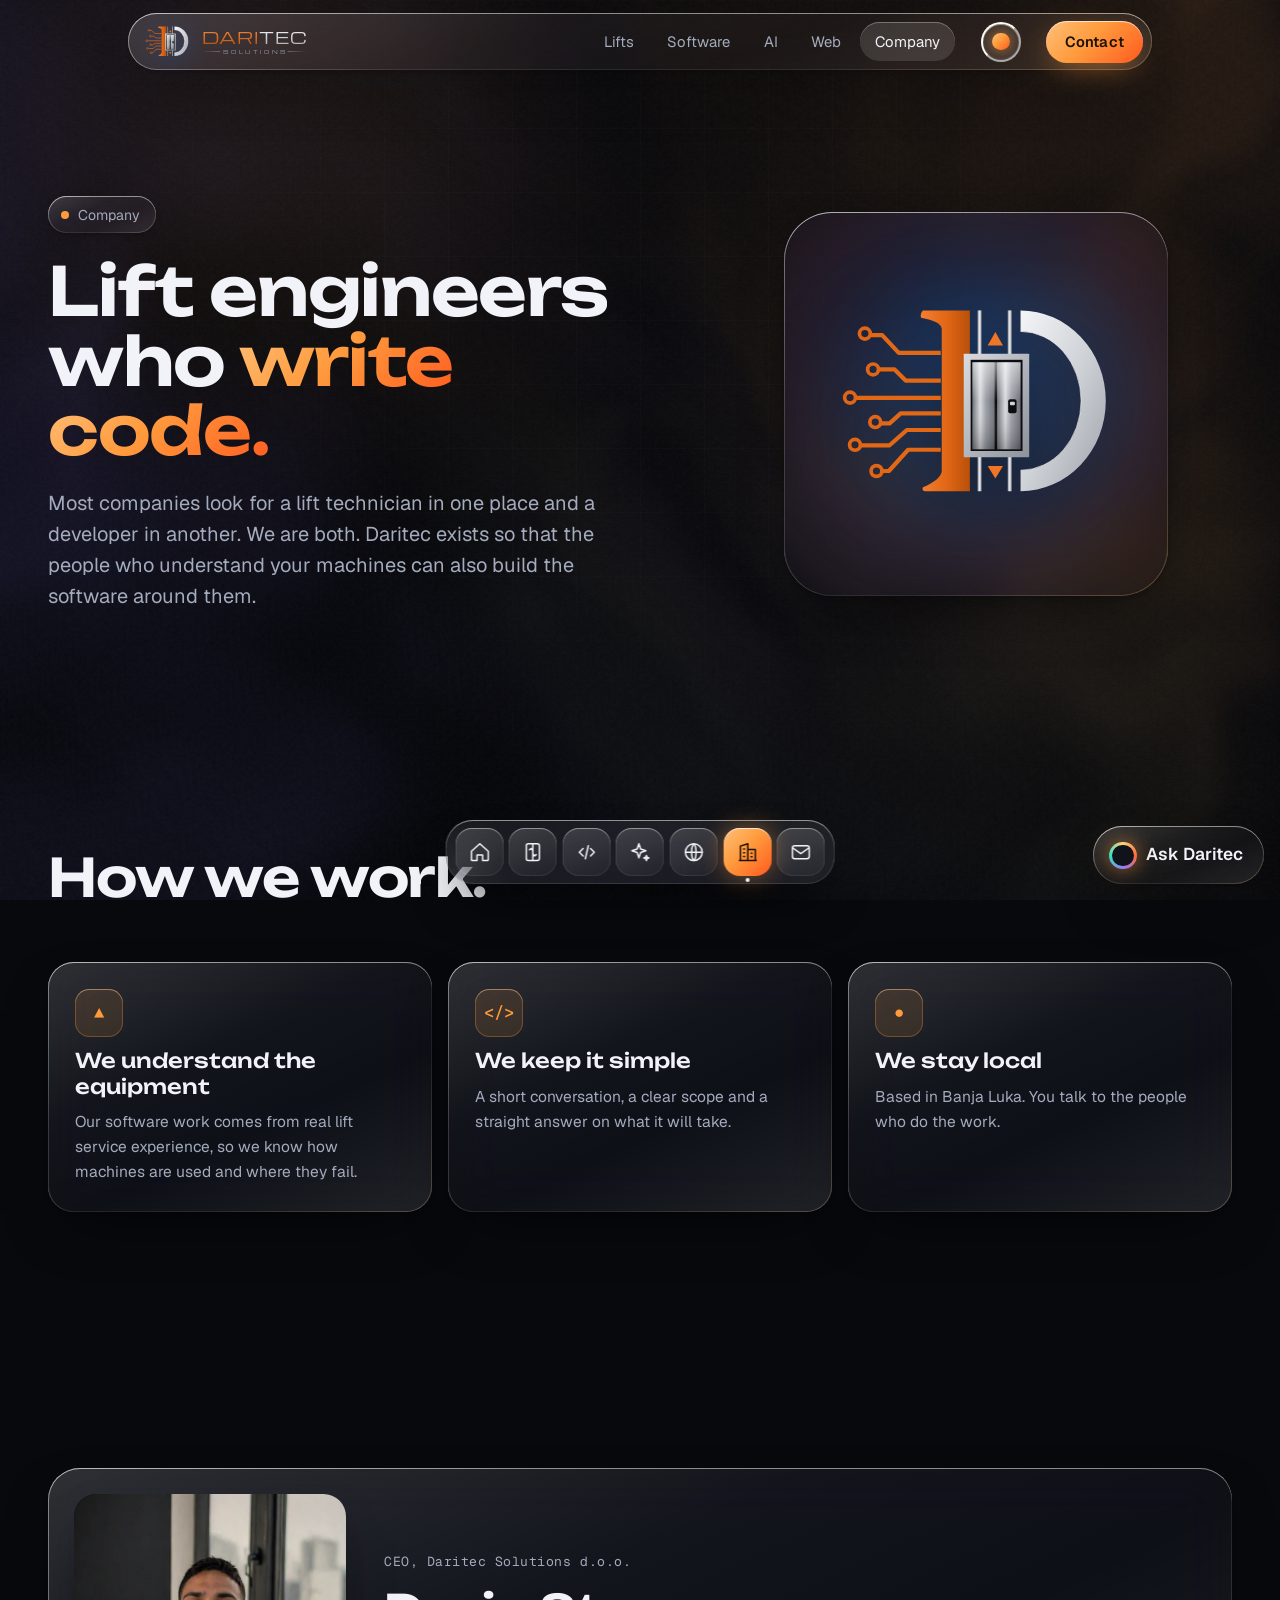
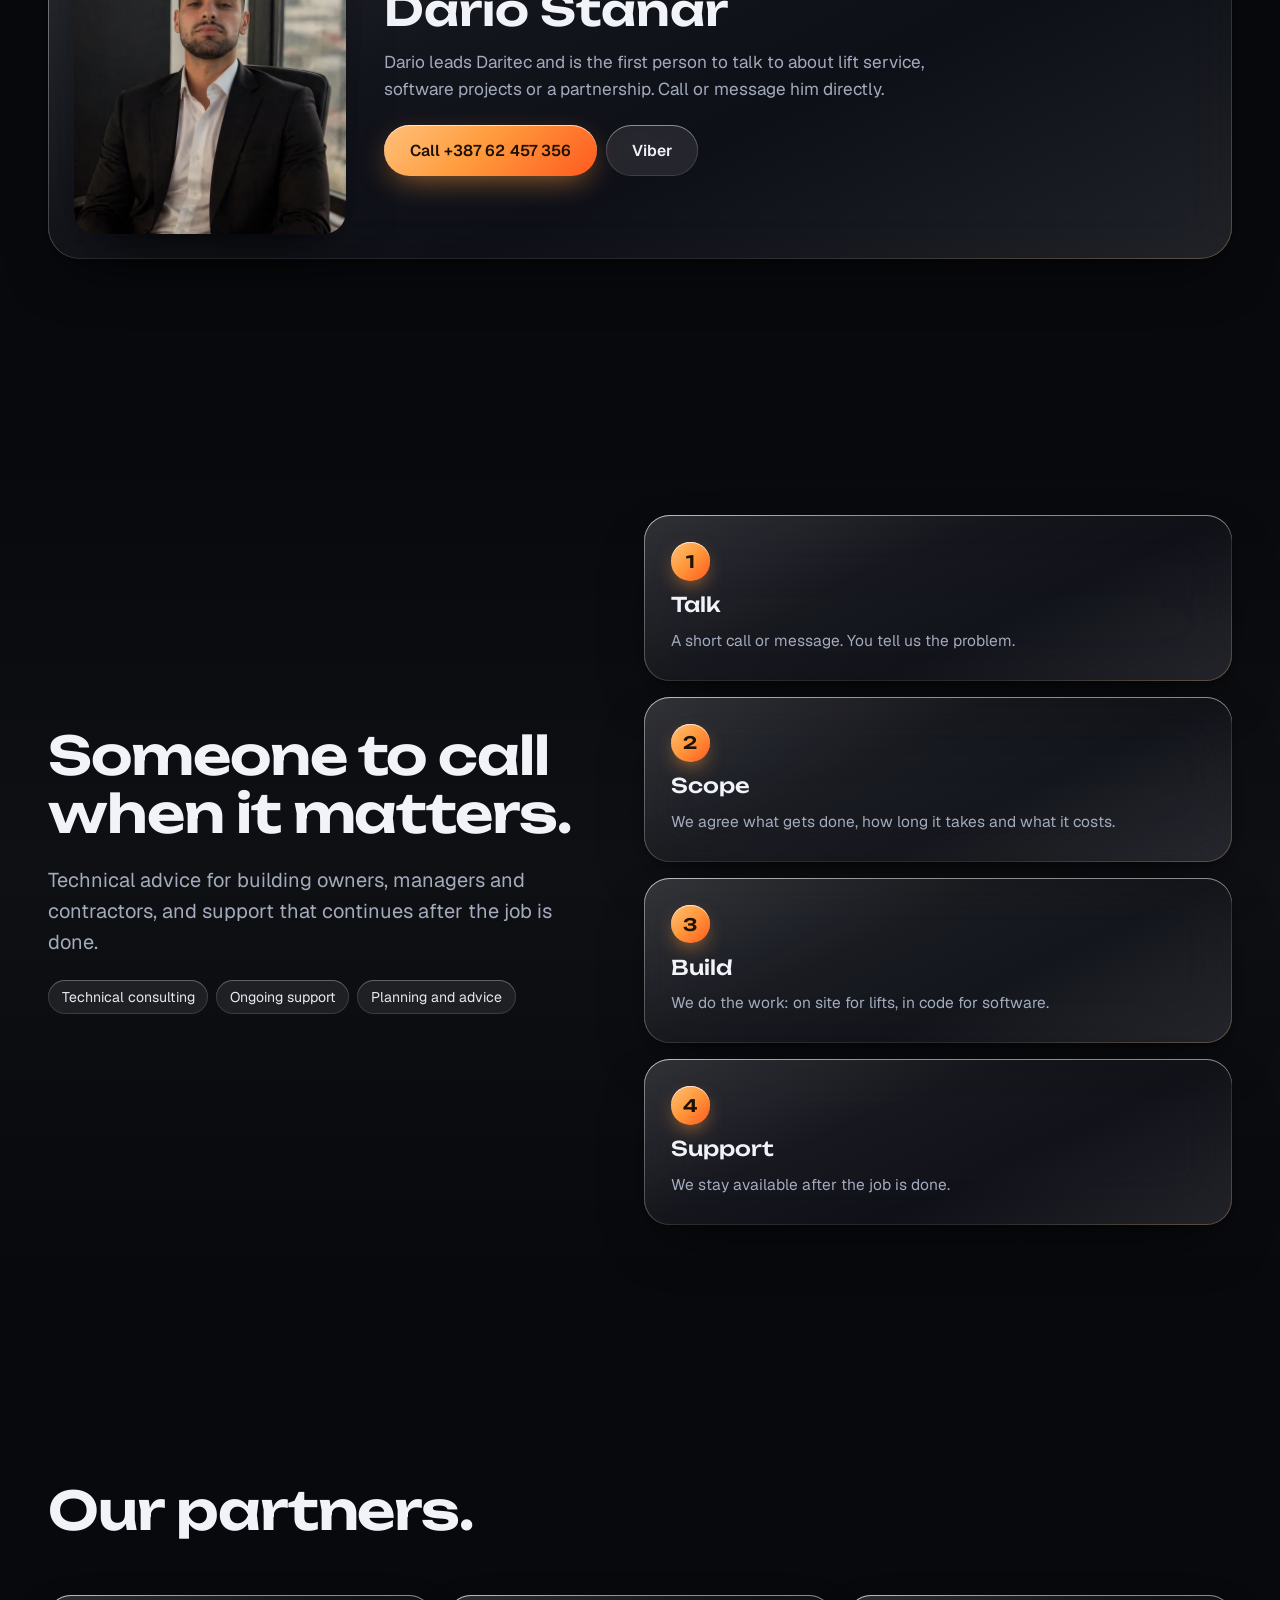
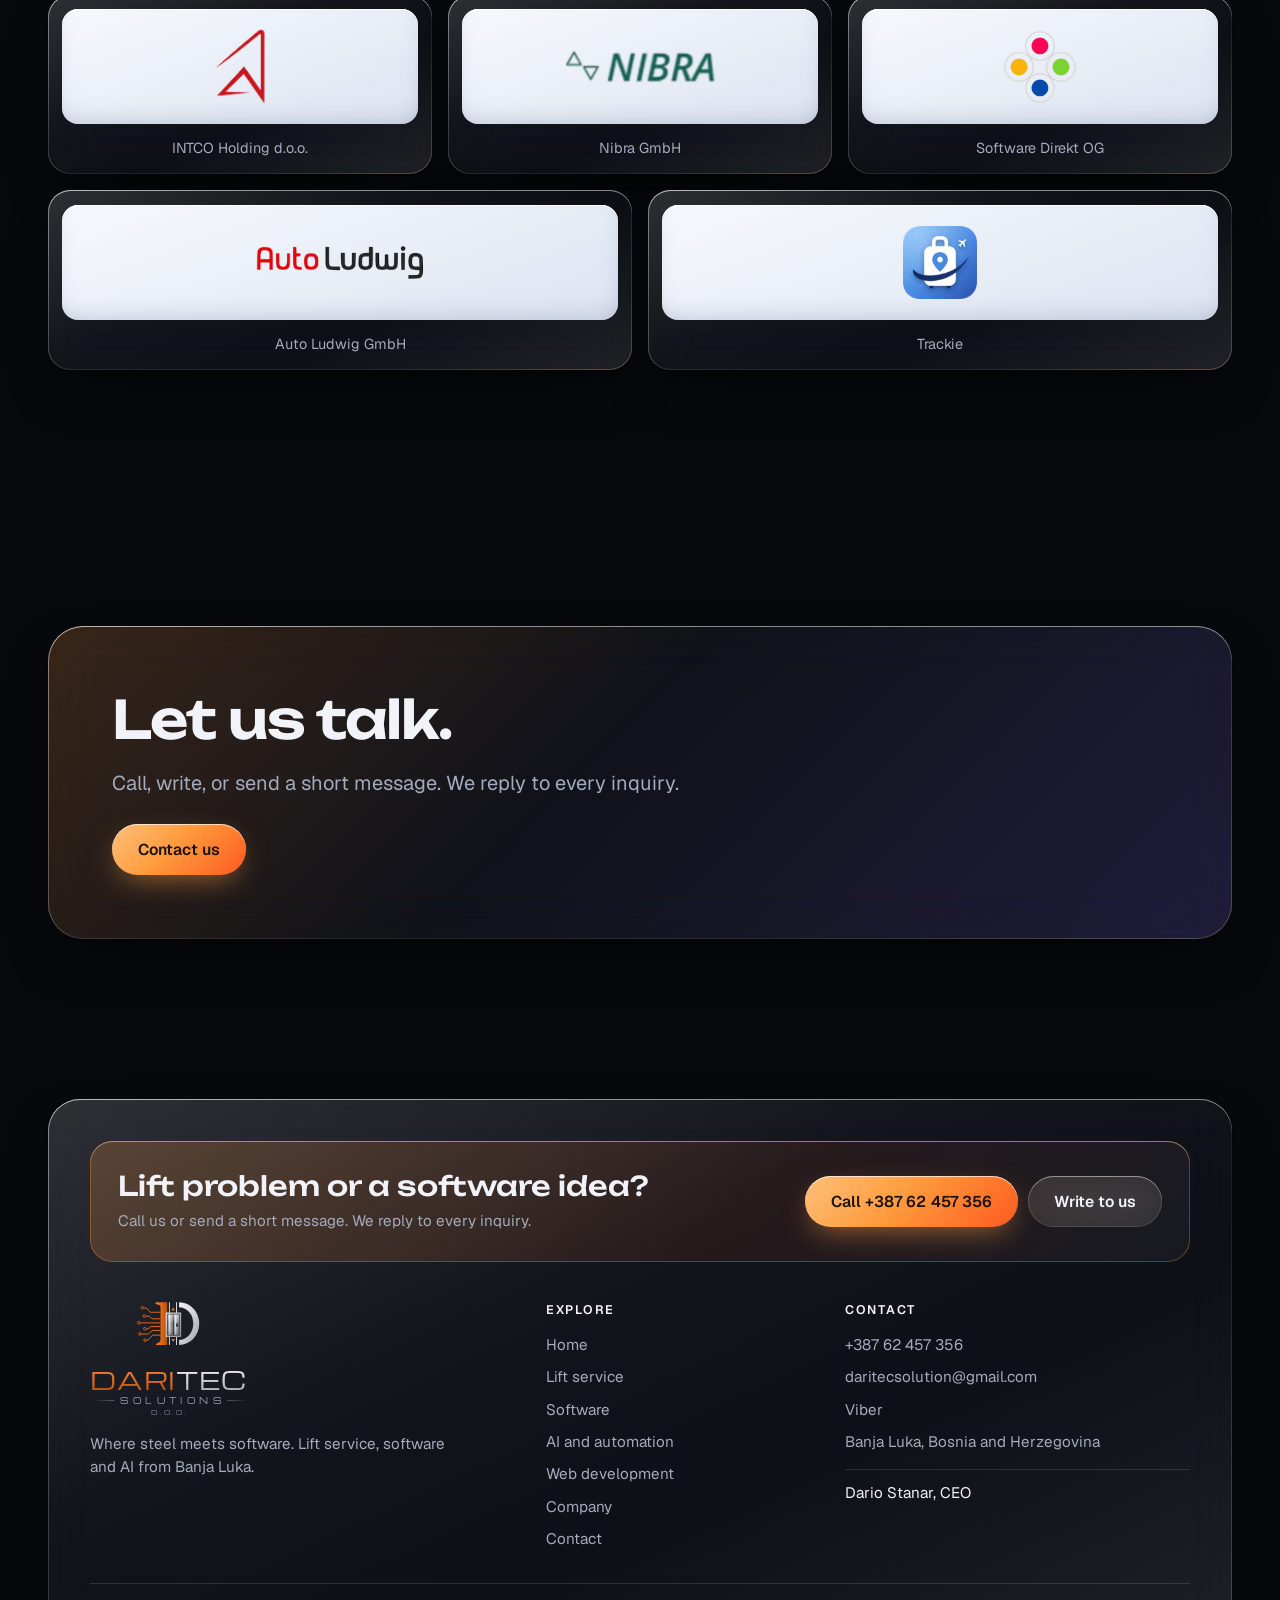
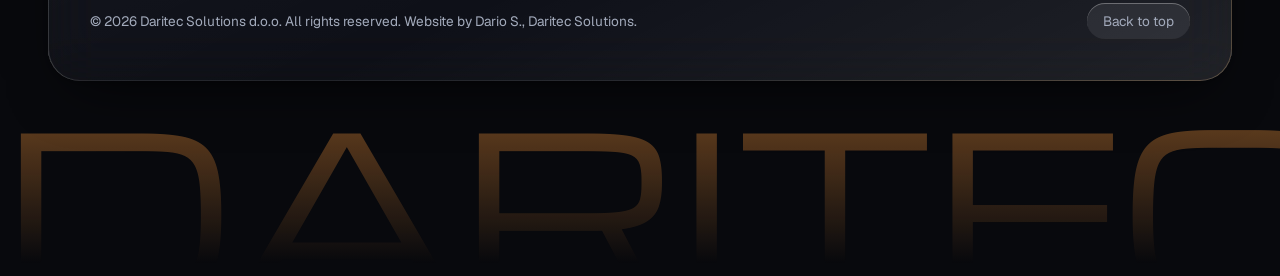
<file: company.html>
<!doctype html>
<html lang="en">
<head>
  <meta charset="utf-8" />
<meta name="viewport" content="width=device-width, initial-scale=1, viewport-fit=cover" />
<meta name="theme-color" content="#08090d" />
<meta name="color-scheme" content="dark" />
<meta name="author" content="Dario S., Daritec Solutions" />
  <link rel="icon" href="/favicon.ico" sizes="any" />
<link rel="icon" type="image/png" sizes="48x48" href="/favicon-48.png" />
<link rel="icon" type="image/png" sizes="192x192" href="/favicon-192.png" />
<link rel="apple-touch-icon" href="/apple-touch-icon.png" />
<meta property="og:type" content="website" />
<meta property="og:site_name" content="Daritec Solutions" />
<meta property="og:image" content="https://daritecsolutions.com/og.png" />
<meta name="twitter:card" content="summary_large_image" />
<script>document.documentElement.classList.add('js');try{var t=localStorage.getItem('dt-theme');if(t)document.documentElement.setAttribute('data-theme',t)}catch(e){}try{if(sessionStorage.getItem('dt-doors')){document.documentElement.classList.add('doors-closed')}}catch(e){}setTimeout(function(){if(!window.__dtReady)document.documentElement.classList.add('no-anim')},4000)</script>
  <title>Company and partners | Daritec Solutions</title>
  <meta name="description" content="Daritec Solutions d.o.o. in Banja Luka: lift engineers who write code. Our approach, consulting and support, and our partners." />
  <link rel="canonical" href="https://daritecsolutions.com/company.html" />
  <meta property="og:title" content="Company and partners | Daritec Solutions" />
  <meta property="og:description" content="Daritec Solutions d.o.o. in Banja Luka: lift engineers who write code. Our approach, consulting and support, and our partners." />
  <meta property="og:url" content="https://daritecsolutions.com/company.html" />
  <script type="module" crossorigin src="/main-DDz_1dAH.js"></script>
  <link rel="stylesheet" crossorigin href="/main-Cq7RVBLX.css">
<link rel="preload" as="font" type="font/woff2" crossorigin href="/geist-latin-wght-normal-BgDaEnEv.woff2"><link rel="preload" as="font" type="font/woff2" crossorigin href="/unbounded-latin-wght-normal-D5afBTBx.woff2"></head>
<body data-page="company">
  <svg width="0" height="0" style="position:absolute" aria-hidden="true" focusable="false"><symbol id="dmark" viewBox="0 0 1150 830">
<defs>
<linearGradient id="dm-b" x1="0" x2="1"><stop offset="0" style="stop-color:hsl(var(--lh) 91% 57%)"/><stop offset=".55" style="stop-color:hsl(var(--lh) 83% 48%)"/><stop offset="1" style="stop-color:hsl(var(--lh) 90% 38%)"/></linearGradient>
<linearGradient id="dm-bt" x1="0" x2="1"><stop offset="0" style="stop-color:hsl(var(--lh) 88% 44%)"/><stop offset="1" style="stop-color:hsl(var(--lh) 90% 57%)"/></linearGradient>
<linearGradient id="dm-s" x1="0" y1="0" x2="1" y2="1"><stop offset="0" stop-color="#f4f5f7"/><stop offset=".5" stop-color="#cfd2d7"/><stop offset="1" stop-color="#9ea2a9"/></linearGradient>
<linearGradient id="dm-r" x1="0" x2="1"><stop offset="0" stop-color="#8c9097"/><stop offset=".5" stop-color="#e9eaed"/><stop offset="1" stop-color="#9a9ea5"/></linearGradient>
<linearGradient id="dm-f" x1="0" y1="0" x2="1" y2="1"><stop offset="0" stop-color="#d9dbdf"/><stop offset="1" stop-color="#8d9199"/></linearGradient>
<linearGradient id="dm-d" x1="0" x2="1"><stop offset="0" stop-color="#6e7279"/><stop offset=".35" stop-color="#d9dbdf"/><stop offset=".6" stop-color="#9da1a8"/><stop offset="1" stop-color="#6a6e75"/></linearGradient>
<linearGradient id="dm-dv" x1="0" y1="0" x2="0" y2="1"><stop offset="0" stop-color="#fff" stop-opacity=".55"/><stop offset=".45" stop-color="#fff" stop-opacity="0"/><stop offset="1" stop-color="#000" stop-opacity=".25"/></linearGradient>
</defs>
<g fill="none" style="stroke:hsl(var(--lh) 82% 49%)" stroke-width="17" stroke-linejoin="round" stroke-linecap="butt">
<path d="M148 138H195L262 210H432"/><path d="M181 277H245L290 322H432"/><path d="M90 392H432"/>
<path d="M191 495H225L270 455H432"/><path d="M108 584H225L295 522H432"/><path d="M196 688H222L300 602H432"/>
</g>
<g fill="none" style="stroke:hsl(var(--lh) 82% 48%)" stroke-width="15">
<circle cx="125" cy="132" r="22"/><circle cx="158" cy="277" r="22"/><circle cx="65" cy="391" r="22"/>
<circle cx="167" cy="490" r="22"/><circle cx="85" cy="582" r="22"/><circle cx="172" cy="688" r="22"/>
</g>
<path fill="url(#dm-b)" d="M360 38H550V770H368Q354 768 360 754Q430 724 436 690V112Q432 82 352 68Q348 50 360 38Z"/>
<rect x="581" y="38" width="16" height="732" fill="url(#dm-r)"/><rect x="703" y="38" width="16" height="732" fill="url(#dm-r)"/>
<path style="fill:hsl(var(--lh) 87% 54%)" d="M622 180H684L653 125Z"/><path style="fill:hsl(var(--lh) 87% 54%)" d="M622 668H684L653 718Z"/>
<path fill="url(#dm-s)" d="M755 38A345 366 0 0 1 755 770V685A245 281 0 0 0 755 123Z"/>
<path fill="none" stroke="#fff" stroke-opacity=".8" stroke-width="3" d="M755 123A245 281 0 0 1 755 685"/>
<rect x="525" y="213" width="265" height="419" rx="3" fill="url(#dm-f)"/>
<rect x="553" y="238" width="210" height="369" fill="#0c0d10"/>
<rect x="560" y="248" width="90" height="352" fill="url(#dm-d)"/><rect x="660" y="248" width="95" height="352" fill="url(#dm-d)"/>
<rect x="560" y="248" width="195" height="352" fill="url(#dm-dv)"/>
<rect x="705" y="398" width="34" height="56" rx="8" fill="#0c0d10"/><rect x="712" y="408" width="20" height="14" rx="4" fill="#cfd2d7"/>
</symbol></svg>
<a class="skip" href="#main">Skip to content</a>
<div class="doors" id="doors" aria-hidden="true">
  <div class="doors__panel doors__panel--l"></div>
  <div class="doors__panel doors__panel--r"></div>
  <div class="doors__led"><b id="doorsFloor">Company</b><i></i></div>
</div>
<canvas class="bgfx" id="bgfx" aria-hidden="true"></canvas>
<div class="bgfx-fallback" aria-hidden="true"></div>
<div class="progress" aria-hidden="true"><i id="progressBar"></i></div>
<header class="bar" id="bar">
  <div class="bar__pill glass">
    <a class="brand" href="/" aria-label="Daritec Solutions, home">
      <svg class="brand__mark" viewBox="0 0 1150 830" aria-hidden="true"><use href="#dmark"/></svg>
      <span class="wm wm--sm" aria-label="Daritec Solutions"><span class="wm__t"><span class="wm__d">Dari</span><span class="wm__s">tec</span></span><span class="wm__sub">Solutions</span></span>
    </a>
    <nav class="bar__links" aria-label="Main"><a href="/lifts.html">Lifts</a><a href="/software.html">Software</a><a href="/ai.html">AI</a><a href="/web.html">Web</a><a href="/company.html" aria-current="page">Company</a></nav>
    <div class="theme" id="theme"><button class="theme__btn" id="themeBtn" type="button" aria-label="Change colour theme" aria-expanded="false" aria-controls="themePop"><i></i></button><div class="theme__pop" id="themePop" role="group" aria-label="Colour theme"></div></div>
    <a class="btn btn--amber btn--sm bar__cta" href="/contact.html" data-magnetic><span>Contact</span></a>
    <button class="bar__menu" id="menuBtn" type="button" aria-expanded="false" aria-controls="menu"><span class="sr">Menu</span><i></i><i></i></button>
  </div>
</header>
<div class="menu" id="menu" hidden>
  <nav class="menu__list" aria-label="All pages"><a href="/"><i class="menu__ic"><svg viewBox="0 0 24 24" fill="none" stroke="currentColor" stroke-width="1.6" stroke-linecap="round" stroke-linejoin="round" aria-hidden="true"><path d="M3 11l9-8 9 8v9a1 1 0 0 1-1 1h-5v-6H9v6H4a1 1 0 0 1-1-1z"/></svg></i><span><b>Home</b><small>Start page</small></span></a><a href="/lifts.html"><i class="menu__ic"><svg viewBox="0 0 24 24" fill="none" stroke="currentColor" stroke-width="1.6" stroke-linecap="round" stroke-linejoin="round" aria-hidden="true"><rect x="5" y="3" width="14" height="18" rx="2.2"/><path d="M12 3v18M8.4 9.4 10 8l1.2 1.4M15.6 14.6 14 16l-1.2-1.4"/></svg></i><span><b>Lift service</b><small>Service, repair and modernisation</small></span></a><a href="/software.html"><i class="menu__ic"><svg viewBox="0 0 24 24" fill="none" stroke="currentColor" stroke-width="1.6" stroke-linecap="round" stroke-linejoin="round" aria-hidden="true"><path d="M8 8l-4 4 4 4M16 8l4 4-4 4M13.6 5 10.4 19"/></svg></i><span><b>Software</b><small>Custom software engineering</small></span></a><a href="/ai.html"><i class="menu__ic"><svg viewBox="0 0 24 24" fill="none" stroke="currentColor" stroke-width="1.6" stroke-linecap="round" stroke-linejoin="round" aria-hidden="true"><path d="M11 3l1.9 5.6L18.5 10.5 12.9 12.4 11 18l-1.9-5.6L3.5 10.5l5.6-1.9zM19 15.5l.7 2 2 .7-2 .7-.7 2-.7-2-2-.7 2-.7z"/></svg></i><span><b>AI and automation</b><small>AI models and automation</small></span></a><a href="/web.html"><i class="menu__ic"><svg viewBox="0 0 24 24" fill="none" stroke="currentColor" stroke-width="1.6" stroke-linecap="round" stroke-linejoin="round" aria-hidden="true"><circle cx="12" cy="12" r="9"/><path d="M3 12h18M12 3c3.2 3.2 3.2 14.8 0 18M12 3c-3.2 3.2-3.2 14.8 0 18"/></svg></i><span><b>Web development</b><small>Websites and web apps</small></span></a><a href="/company.html" aria-current="page"><i class="menu__ic"><svg viewBox="0 0 24 24" fill="none" stroke="currentColor" stroke-width="1.6" stroke-linecap="round" stroke-linejoin="round" aria-hidden="true"><path d="M4 21V5.5L12 3v18M12 9h8v12M7.5 8.5h1M7.5 12.5h1M7.5 16.5h1M15.5 13h1M15.5 17h1M3 21h18"/></svg></i><span><b>Company</b><small>About us and partners</small></span></a><a href="/contact.html"><i class="menu__ic"><svg viewBox="0 0 24 24" fill="none" stroke="currentColor" stroke-width="1.6" stroke-linecap="round" stroke-linejoin="round" aria-hidden="true"><rect x="3" y="5" width="18" height="14" rx="2.4"/><path d="M3.5 7.5 12 13.5l8.5-6"/></svg></i><span><b>Contact</b><small>Call, write or visit</small></span></a></nav>
  <p class="menu__meta">+387 62 457 356<br />daritecsolution@gmail.com</p>
</div>
<nav class="dock" id="dock" aria-label="Quick navigation">
  <a href="/" aria-label="Home"><svg viewBox="0 0 24 24" fill="none" stroke="currentColor" stroke-width="1.6" stroke-linecap="round" stroke-linejoin="round" aria-hidden="true"><path d="M3 11l9-8 9 8v9a1 1 0 0 1-1 1h-5v-6H9v6H4a1 1 0 0 1-1-1z"/></svg><span>Home</span></a><a href="/lifts.html" aria-label="Lift service"><svg viewBox="0 0 24 24" fill="none" stroke="currentColor" stroke-width="1.6" stroke-linecap="round" stroke-linejoin="round" aria-hidden="true"><rect x="5" y="3" width="14" height="18" rx="2.2"/><path d="M12 3v18M8.4 9.4 10 8l1.2 1.4M15.6 14.6 14 16l-1.2-1.4"/></svg><span>Lift service</span></a><a href="/software.html" aria-label="Software"><svg viewBox="0 0 24 24" fill="none" stroke="currentColor" stroke-width="1.6" stroke-linecap="round" stroke-linejoin="round" aria-hidden="true"><path d="M8 8l-4 4 4 4M16 8l4 4-4 4M13.6 5 10.4 19"/></svg><span>Software</span></a><a href="/ai.html" aria-label="AI and automation"><svg viewBox="0 0 24 24" fill="none" stroke="currentColor" stroke-width="1.6" stroke-linecap="round" stroke-linejoin="round" aria-hidden="true"><path d="M11 3l1.9 5.6L18.5 10.5 12.9 12.4 11 18l-1.9-5.6L3.5 10.5l5.6-1.9zM19 15.5l.7 2 2 .7-2 .7-.7 2-.7-2-2-.7 2-.7z"/></svg><span>AI and automation</span></a><a href="/web.html" aria-label="Web development"><svg viewBox="0 0 24 24" fill="none" stroke="currentColor" stroke-width="1.6" stroke-linecap="round" stroke-linejoin="round" aria-hidden="true"><circle cx="12" cy="12" r="9"/><path d="M3 12h18M12 3c3.2 3.2 3.2 14.8 0 18M12 3c-3.2 3.2-3.2 14.8 0 18"/></svg><span>Web development</span></a><a href="/company.html" aria-current="page" aria-label="Company"><svg viewBox="0 0 24 24" fill="none" stroke="currentColor" stroke-width="1.6" stroke-linecap="round" stroke-linejoin="round" aria-hidden="true"><path d="M4 21V5.5L12 3v18M12 9h8v12M7.5 8.5h1M7.5 12.5h1M7.5 16.5h1M15.5 13h1M15.5 17h1M3 21h18"/></svg><span>Company</span></a><a href="/contact.html" aria-label="Contact"><svg viewBox="0 0 24 24" fill="none" stroke="currentColor" stroke-width="1.6" stroke-linecap="round" stroke-linejoin="round" aria-hidden="true"><rect x="3" y="5" width="18" height="14" rx="2.4"/><path d="M3.5 7.5 12 13.5l8.5-6"/></svg><span>Contact</span></a>
</nav>
  <main id="main">
    <section class="phero" id="top" aria-labelledby="h-hero">
      <div class="wrap phero__grid">
        <div class="phero__copy">
          <p class="pill glass" data-reveal><i class="dot"></i>Company</p>
          <h1 id="h-hero" class="phero__title" data-split="hero">Lift engineers who <em>write code.</em></h1>
          <p class="lede" data-reveal>Most companies look for a lift technician in one place and a developer in another. We are both. Daritec exists so that the people who understand your machines can also build the software around them.</p>
        </div>
        <div class="phero__vis" aria-hidden="true">
          <div class="markstage glass" data-glass><svg viewBox="0 0 1150 830"><use href="#dmark"/></svg></div>
        </div>
      </div>
    </section>
    <section class="sec" aria-labelledby="h-why">
      <div class="wrap">
        <header class="sec__head"><h2 id="h-why" data-split>How we work.</h2></header>
        <div class="pillars" data-stagger>
          <article class="pillar glass" data-glass data-tilt><b class="pillar__ic" aria-hidden="true">&#9650;</b><h3>We understand the equipment</h3><p>Our software work comes from real lift service experience, so we know how machines are used and where they fail.</p></article>
          <article class="pillar glass" data-glass data-tilt><b class="pillar__ic" aria-hidden="true">&lt;/&gt;</b><h3>We keep it simple</h3><p>A short conversation, a clear scope and a straight answer on what it will take.</p></article>
          <article class="pillar glass" data-glass data-tilt><b class="pillar__ic" aria-hidden="true">&#9679;</b><h3>We stay local</h3><p>Based in Banja Luka. You talk to the people who do the work.</p></article>
        </div>
      </div>
    </section>
    <section class="sec" id="ceo" aria-labelledby="h-ceo">
      <div class="wrap">
        <article class="ceo glass" data-glass>
          <div class="ceo__photo"><img src="/dario-stanar.webp" width="560" height="700" alt="Dario Stanar, CEO of Daritec Solutions" loading="lazy" /></div>
          <div class="ceo__body">
            <p class="ceo__role">CEO, Daritec Solutions d.o.o.</p>
            <h2 id="h-ceo" class="ceo__name">Dario Stanar</h2>
            <p>Dario leads Daritec and is the first person to talk to about lift service, software projects or a partnership. Call or message him directly.</p>
            <div class="ceo__btns">
              <a class="btn btn--amber" href="tel:+38762457356"><span>Call +387 62 457 356</span></a>
              <a class="btn btn--glass" href="viber://chat?number=%2B38762457356" rel="noopener"><span>Viber</span></a>
            </div>
          </div>
        </article>
      </div>
    </section>
    <section class="sec sec--alt" id="consulting" aria-labelledby="h-consulting">
      <div class="wrap term__grid">
        <div class="term__copy">
          <h2 id="h-consulting" data-split>Someone to call when it matters.</h2>
          <p class="lede" data-reveal>Technical advice for building owners, managers and contractors, and support that continues after the job is done.</p>
          <ul class="chips" data-reveal><li>Technical consulting</li><li>Ongoing support</li><li>Planning and advice</li></ul>
        </div>
        <ol class="steps steps--col" id="steps">
          <li class="step glass" data-glass><b>1</b><h3>Talk</h3><p>A short call or message. You tell us the problem.</p></li>
          <li class="step glass" data-glass><b>2</b><h3>Scope</h3><p>We agree what gets done, how long it takes and what it costs.</p></li>
          <li class="step glass" data-glass><b>3</b><h3>Build</h3><p>We do the work: on site for lifts, in code for software.</p></li>
          <li class="step glass" data-glass><b>4</b><h3>Support</h3><p>We stay available after the job is done.</p></li>
        </ol>
      </div>
    </section>
    <section class="sec" id="partners" aria-labelledby="h-partners">
      <div class="wrap">
        <header class="sec__head"><h2 id="h-partners" data-split>Our partners.</h2></header>
        <ul class="partners" data-stagger>
  <li class="partner glass" data-glass><div class="partner__plate partner__plate--intco"><img src="/partner-intco.webp" width="238" height="350" alt="INTCO Holding logo" loading="lazy" /></div><p>INTCO Holding d.o.o.</p></li>
  <li class="partner glass" data-glass><div class="partner__plate partner__plate--nibra"><img src="/partner-nibra.webp" width="621" height="144" alt="NIBRA logo" loading="lazy" /></div><p>Nibra GmbH</p></li>
  <li class="partner glass" data-glass><div class="partner__plate partner__plate--square"><img src="/partner-software.webp" width="240" height="240" alt="Software Direkt logo" loading="lazy" /></div><p>Software Direkt OG</p></li>
  <li class="partner glass" data-glass><div class="partner__plate partner__plate--ludwig"><img src="/partner-ludwig.webp" width="480" height="102" alt="Auto Ludwig logo" loading="lazy" /></div><p>Auto Ludwig GmbH</p></li>
  <li class="partner glass" data-glass><div class="partner__plate partner__plate--square"><img src="/partner-trackie.webp" width="240" height="240" alt="Trackie app icon" loading="lazy" /></div><p>Trackie</p></li>
</ul>
      </div>
    </section>
    <section class="sec sec--cta" aria-labelledby="h-cta">
      <div class="wrap">
        <div class="cta glass" data-glass>
          <h2 id="h-cta" data-split>Let us talk.</h2>
          <p class="lede">Call, write, or send a short message. We reply to every inquiry.</p>
          <p class="cta__row"><a class="btn btn--amber" href="/contact.html" data-magnetic><span>Contact us</span></a></p>
        </div>
      </div>
    </section>
  </main>
  <footer class="foot" id="foot">
  <div class="wrap">
    <div class="foot__panel glass" data-glass>
      <div class="foot__cta">
        <div>
          <h2 class="foot__cta-title">Lift problem or a software idea?</h2>
          <p>Call us or send a short message. We reply to every inquiry.</p>
        </div>
        <div class="foot__cta-btns">
          <a class="btn btn--amber" href="tel:+38762457356"><span>Call +387 62 457 356</span></a>
          <a class="btn btn--glass" href="/contact.html"><span>Write to us</span></a>
        </div>
      </div>
      <div class="foot__top">
        <div class="foot__brand">
          <div class="foot__lock"><svg class="foot__mark" viewBox="0 0 1150 830" aria-hidden="true"><use href="#dmark"/></svg>
          <p class="foot__name"><span class="wm " aria-label="Daritec Solutions"><span class="wm__t"><span class="wm__d">Dari</span><span class="wm__s">tec</span></span><span class="wm__sub">Solutions</span><span class="wm__llc">d.o.o.</span></span></p></div>
          <p class="foot__tag">Where steel meets software. Lift service, software and AI from Banja Luka.</p>
        </div>
        <nav class="foot__col" aria-label="Footer">
          <h3>Explore</h3>
          <a href="/">Home</a><a href="/lifts.html">Lift service</a><a href="/software.html">Software</a><a href="/ai.html">AI and automation</a><a href="/web.html">Web development</a><a href="/company.html">Company</a><a href="/contact.html">Contact</a>
        </nav>
        <address class="foot__col foot__contact">
          <h3>Contact</h3>
          <a href="tel:+38762457356">+387 62 457 356</a>
          <a href="mailto:daritecsolution@gmail.com">daritecsolution@gmail.com</a>
          <a href="viber://chat?number=%2B38762457356" rel="noopener">Viber</a>
          <span>Banja Luka, Bosnia and Herzegovina</span>
          <span class="foot__ceo">Dario Stanar, CEO</span>
        </address>
      </div>
      <div class="foot__bottom">
        <p>&copy; <span id="year">2026</span> Daritec Solutions d.o.o. All rights reserved. Website by Dario S., Daritec Solutions.</p>
        <a href="#top" class="foot__top-link">Back to top</a>
      </div>
    </div>
  </div>
  <p class="foot__giant" aria-hidden="true">DARITEC</p>
</footer>
</body>
</html>
</file>
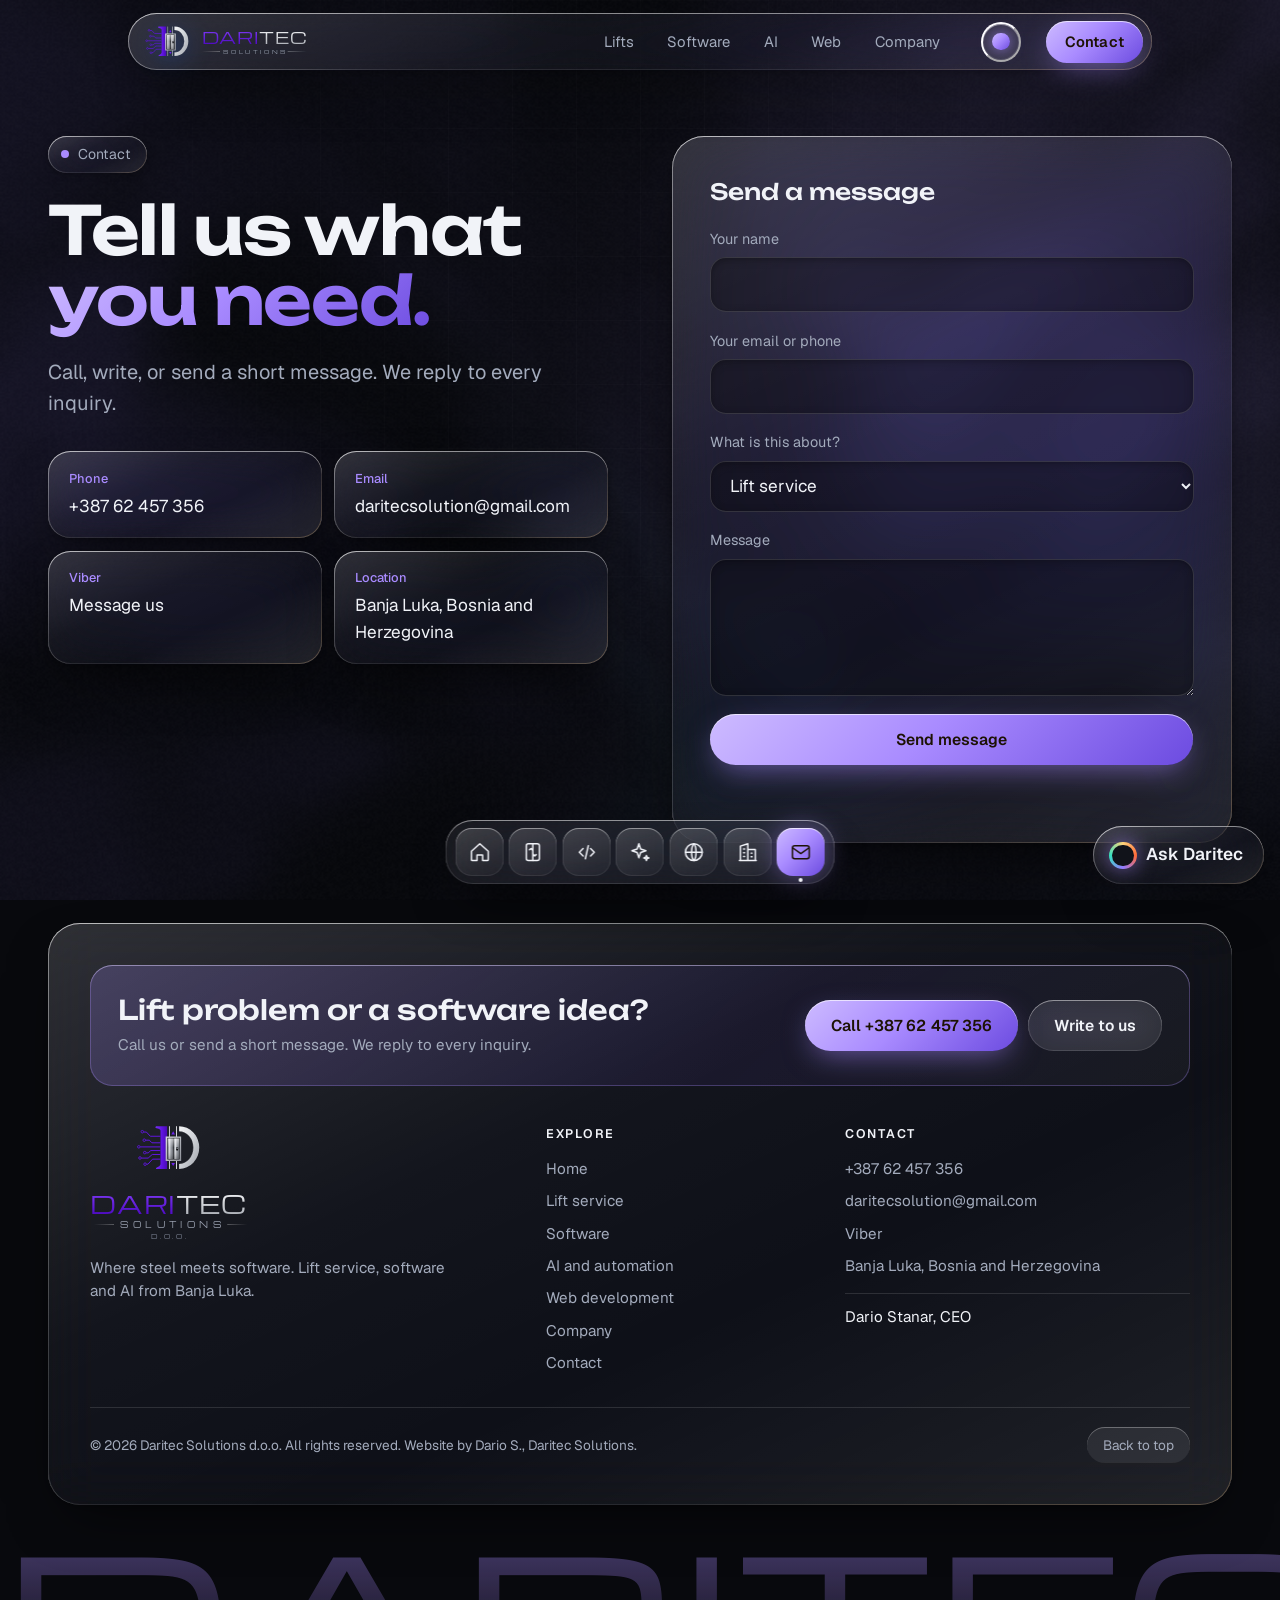
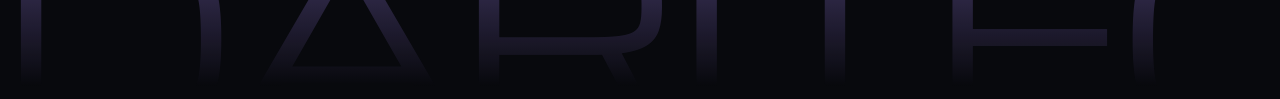
<file: contact.html>
<!doctype html>
<html lang="en">
<head>
  <meta charset="utf-8" />
<meta name="viewport" content="width=device-width, initial-scale=1, viewport-fit=cover" />
<meta name="theme-color" content="#08090d" />
<meta name="color-scheme" content="dark" />
<meta name="author" content="Dario S., Daritec Solutions" />
  <link rel="icon" href="/favicon.ico" sizes="any" />
<link rel="icon" type="image/png" sizes="48x48" href="/favicon-48.png" />
<link rel="icon" type="image/png" sizes="192x192" href="/favicon-192.png" />
<link rel="apple-touch-icon" href="/apple-touch-icon.png" />
<meta property="og:type" content="website" />
<meta property="og:site_name" content="Daritec Solutions" />
<meta property="og:image" content="https://daritecsolutions.com/og.png" />
<meta name="twitter:card" content="summary_large_image" />
<script>document.documentElement.classList.add('js');try{var t=localStorage.getItem('dt-theme');if(t)document.documentElement.setAttribute('data-theme',t)}catch(e){}try{if(sessionStorage.getItem('dt-doors')){document.documentElement.classList.add('doors-closed')}}catch(e){}setTimeout(function(){if(!window.__dtReady)document.documentElement.classList.add('no-anim')},4000)</script>
  <title>Contact | Daritec Solutions</title>
  <meta name="description" content="Call, write or send a short message to Daritec Solutions d.o.o. in Banja Luka. +387 62 457 356, daritecsolution@gmail.com." />
  <link rel="canonical" href="https://daritecsolutions.com/contact.html" />
  <meta property="og:title" content="Contact | Daritec Solutions" />
  <meta property="og:description" content="Call, write or send a short message to Daritec Solutions d.o.o. in Banja Luka. +387 62 457 356, daritecsolution@gmail.com." />
  <meta property="og:url" content="https://daritecsolutions.com/contact.html" />
  <script type="module" crossorigin src="/main-DDz_1dAH.js"></script>
  <link rel="stylesheet" crossorigin href="/main-Cq7RVBLX.css">
<link rel="preload" as="font" type="font/woff2" crossorigin href="/geist-latin-wght-normal-BgDaEnEv.woff2"><link rel="preload" as="font" type="font/woff2" crossorigin href="/unbounded-latin-wght-normal-D5afBTBx.woff2"></head>
<body data-page="contact">
  <svg width="0" height="0" style="position:absolute" aria-hidden="true" focusable="false"><symbol id="dmark" viewBox="0 0 1150 830">
<defs>
<linearGradient id="dm-b" x1="0" x2="1"><stop offset="0" style="stop-color:hsl(var(--lh) 91% 57%)"/><stop offset=".55" style="stop-color:hsl(var(--lh) 83% 48%)"/><stop offset="1" style="stop-color:hsl(var(--lh) 90% 38%)"/></linearGradient>
<linearGradient id="dm-bt" x1="0" x2="1"><stop offset="0" style="stop-color:hsl(var(--lh) 88% 44%)"/><stop offset="1" style="stop-color:hsl(var(--lh) 90% 57%)"/></linearGradient>
<linearGradient id="dm-s" x1="0" y1="0" x2="1" y2="1"><stop offset="0" stop-color="#f4f5f7"/><stop offset=".5" stop-color="#cfd2d7"/><stop offset="1" stop-color="#9ea2a9"/></linearGradient>
<linearGradient id="dm-r" x1="0" x2="1"><stop offset="0" stop-color="#8c9097"/><stop offset=".5" stop-color="#e9eaed"/><stop offset="1" stop-color="#9a9ea5"/></linearGradient>
<linearGradient id="dm-f" x1="0" y1="0" x2="1" y2="1"><stop offset="0" stop-color="#d9dbdf"/><stop offset="1" stop-color="#8d9199"/></linearGradient>
<linearGradient id="dm-d" x1="0" x2="1"><stop offset="0" stop-color="#6e7279"/><stop offset=".35" stop-color="#d9dbdf"/><stop offset=".6" stop-color="#9da1a8"/><stop offset="1" stop-color="#6a6e75"/></linearGradient>
<linearGradient id="dm-dv" x1="0" y1="0" x2="0" y2="1"><stop offset="0" stop-color="#fff" stop-opacity=".55"/><stop offset=".45" stop-color="#fff" stop-opacity="0"/><stop offset="1" stop-color="#000" stop-opacity=".25"/></linearGradient>
</defs>
<g fill="none" style="stroke:hsl(var(--lh) 82% 49%)" stroke-width="17" stroke-linejoin="round" stroke-linecap="butt">
<path d="M148 138H195L262 210H432"/><path d="M181 277H245L290 322H432"/><path d="M90 392H432"/>
<path d="M191 495H225L270 455H432"/><path d="M108 584H225L295 522H432"/><path d="M196 688H222L300 602H432"/>
</g>
<g fill="none" style="stroke:hsl(var(--lh) 82% 48%)" stroke-width="15">
<circle cx="125" cy="132" r="22"/><circle cx="158" cy="277" r="22"/><circle cx="65" cy="391" r="22"/>
<circle cx="167" cy="490" r="22"/><circle cx="85" cy="582" r="22"/><circle cx="172" cy="688" r="22"/>
</g>
<path fill="url(#dm-b)" d="M360 38H550V770H368Q354 768 360 754Q430 724 436 690V112Q432 82 352 68Q348 50 360 38Z"/>
<rect x="581" y="38" width="16" height="732" fill="url(#dm-r)"/><rect x="703" y="38" width="16" height="732" fill="url(#dm-r)"/>
<path style="fill:hsl(var(--lh) 87% 54%)" d="M622 180H684L653 125Z"/><path style="fill:hsl(var(--lh) 87% 54%)" d="M622 668H684L653 718Z"/>
<path fill="url(#dm-s)" d="M755 38A345 366 0 0 1 755 770V685A245 281 0 0 0 755 123Z"/>
<path fill="none" stroke="#fff" stroke-opacity=".8" stroke-width="3" d="M755 123A245 281 0 0 1 755 685"/>
<rect x="525" y="213" width="265" height="419" rx="3" fill="url(#dm-f)"/>
<rect x="553" y="238" width="210" height="369" fill="#0c0d10"/>
<rect x="560" y="248" width="90" height="352" fill="url(#dm-d)"/><rect x="660" y="248" width="95" height="352" fill="url(#dm-d)"/>
<rect x="560" y="248" width="195" height="352" fill="url(#dm-dv)"/>
<rect x="705" y="398" width="34" height="56" rx="8" fill="#0c0d10"/><rect x="712" y="408" width="20" height="14" rx="4" fill="#cfd2d7"/>
</symbol></svg>
<a class="skip" href="#main">Skip to content</a>
<div class="doors" id="doors" aria-hidden="true">
  <div class="doors__panel doors__panel--l"></div>
  <div class="doors__panel doors__panel--r"></div>
  <div class="doors__led"><b id="doorsFloor">Contact</b><i></i></div>
</div>
<canvas class="bgfx" id="bgfx" aria-hidden="true"></canvas>
<div class="bgfx-fallback" aria-hidden="true"></div>
<div class="progress" aria-hidden="true"><i id="progressBar"></i></div>
<header class="bar" id="bar">
  <div class="bar__pill glass">
    <a class="brand" href="/" aria-label="Daritec Solutions, home">
      <svg class="brand__mark" viewBox="0 0 1150 830" aria-hidden="true"><use href="#dmark"/></svg>
      <span class="wm wm--sm" aria-label="Daritec Solutions"><span class="wm__t"><span class="wm__d">Dari</span><span class="wm__s">tec</span></span><span class="wm__sub">Solutions</span></span>
    </a>
    <nav class="bar__links" aria-label="Main"><a href="/lifts.html">Lifts</a><a href="/software.html">Software</a><a href="/ai.html">AI</a><a href="/web.html">Web</a><a href="/company.html">Company</a></nav>
    <div class="theme" id="theme"><button class="theme__btn" id="themeBtn" type="button" aria-label="Change colour theme" aria-expanded="false" aria-controls="themePop"><i></i></button><div class="theme__pop" id="themePop" role="group" aria-label="Colour theme"></div></div>
    <a class="btn btn--amber btn--sm bar__cta" href="/contact.html" data-magnetic><span>Contact</span></a>
    <button class="bar__menu" id="menuBtn" type="button" aria-expanded="false" aria-controls="menu"><span class="sr">Menu</span><i></i><i></i></button>
  </div>
</header>
<div class="menu" id="menu" hidden>
  <nav class="menu__list" aria-label="All pages"><a href="/"><i class="menu__ic"><svg viewBox="0 0 24 24" fill="none" stroke="currentColor" stroke-width="1.6" stroke-linecap="round" stroke-linejoin="round" aria-hidden="true"><path d="M3 11l9-8 9 8v9a1 1 0 0 1-1 1h-5v-6H9v6H4a1 1 0 0 1-1-1z"/></svg></i><span><b>Home</b><small>Start page</small></span></a><a href="/lifts.html"><i class="menu__ic"><svg viewBox="0 0 24 24" fill="none" stroke="currentColor" stroke-width="1.6" stroke-linecap="round" stroke-linejoin="round" aria-hidden="true"><rect x="5" y="3" width="14" height="18" rx="2.2"/><path d="M12 3v18M8.4 9.4 10 8l1.2 1.4M15.6 14.6 14 16l-1.2-1.4"/></svg></i><span><b>Lift service</b><small>Service, repair and modernisation</small></span></a><a href="/software.html"><i class="menu__ic"><svg viewBox="0 0 24 24" fill="none" stroke="currentColor" stroke-width="1.6" stroke-linecap="round" stroke-linejoin="round" aria-hidden="true"><path d="M8 8l-4 4 4 4M16 8l4 4-4 4M13.6 5 10.4 19"/></svg></i><span><b>Software</b><small>Custom software engineering</small></span></a><a href="/ai.html"><i class="menu__ic"><svg viewBox="0 0 24 24" fill="none" stroke="currentColor" stroke-width="1.6" stroke-linecap="round" stroke-linejoin="round" aria-hidden="true"><path d="M11 3l1.9 5.6L18.5 10.5 12.9 12.4 11 18l-1.9-5.6L3.5 10.5l5.6-1.9zM19 15.5l.7 2 2 .7-2 .7-.7 2-.7-2-2-.7 2-.7z"/></svg></i><span><b>AI and automation</b><small>AI models and automation</small></span></a><a href="/web.html"><i class="menu__ic"><svg viewBox="0 0 24 24" fill="none" stroke="currentColor" stroke-width="1.6" stroke-linecap="round" stroke-linejoin="round" aria-hidden="true"><circle cx="12" cy="12" r="9"/><path d="M3 12h18M12 3c3.2 3.2 3.2 14.8 0 18M12 3c-3.2 3.2-3.2 14.8 0 18"/></svg></i><span><b>Web development</b><small>Websites and web apps</small></span></a><a href="/company.html"><i class="menu__ic"><svg viewBox="0 0 24 24" fill="none" stroke="currentColor" stroke-width="1.6" stroke-linecap="round" stroke-linejoin="round" aria-hidden="true"><path d="M4 21V5.5L12 3v18M12 9h8v12M7.5 8.5h1M7.5 12.5h1M7.5 16.5h1M15.5 13h1M15.5 17h1M3 21h18"/></svg></i><span><b>Company</b><small>About us and partners</small></span></a><a href="/contact.html" aria-current="page"><i class="menu__ic"><svg viewBox="0 0 24 24" fill="none" stroke="currentColor" stroke-width="1.6" stroke-linecap="round" stroke-linejoin="round" aria-hidden="true"><rect x="3" y="5" width="18" height="14" rx="2.4"/><path d="M3.5 7.5 12 13.5l8.5-6"/></svg></i><span><b>Contact</b><small>Call, write or visit</small></span></a></nav>
  <p class="menu__meta">+387 62 457 356<br />daritecsolution@gmail.com</p>
</div>
<nav class="dock" id="dock" aria-label="Quick navigation">
  <a href="/" aria-label="Home"><svg viewBox="0 0 24 24" fill="none" stroke="currentColor" stroke-width="1.6" stroke-linecap="round" stroke-linejoin="round" aria-hidden="true"><path d="M3 11l9-8 9 8v9a1 1 0 0 1-1 1h-5v-6H9v6H4a1 1 0 0 1-1-1z"/></svg><span>Home</span></a><a href="/lifts.html" aria-label="Lift service"><svg viewBox="0 0 24 24" fill="none" stroke="currentColor" stroke-width="1.6" stroke-linecap="round" stroke-linejoin="round" aria-hidden="true"><rect x="5" y="3" width="14" height="18" rx="2.2"/><path d="M12 3v18M8.4 9.4 10 8l1.2 1.4M15.6 14.6 14 16l-1.2-1.4"/></svg><span>Lift service</span></a><a href="/software.html" aria-label="Software"><svg viewBox="0 0 24 24" fill="none" stroke="currentColor" stroke-width="1.6" stroke-linecap="round" stroke-linejoin="round" aria-hidden="true"><path d="M8 8l-4 4 4 4M16 8l4 4-4 4M13.6 5 10.4 19"/></svg><span>Software</span></a><a href="/ai.html" aria-label="AI and automation"><svg viewBox="0 0 24 24" fill="none" stroke="currentColor" stroke-width="1.6" stroke-linecap="round" stroke-linejoin="round" aria-hidden="true"><path d="M11 3l1.9 5.6L18.5 10.5 12.9 12.4 11 18l-1.9-5.6L3.5 10.5l5.6-1.9zM19 15.5l.7 2 2 .7-2 .7-.7 2-.7-2-2-.7 2-.7z"/></svg><span>AI and automation</span></a><a href="/web.html" aria-label="Web development"><svg viewBox="0 0 24 24" fill="none" stroke="currentColor" stroke-width="1.6" stroke-linecap="round" stroke-linejoin="round" aria-hidden="true"><circle cx="12" cy="12" r="9"/><path d="M3 12h18M12 3c3.2 3.2 3.2 14.8 0 18M12 3c-3.2 3.2-3.2 14.8 0 18"/></svg><span>Web development</span></a><a href="/company.html" aria-label="Company"><svg viewBox="0 0 24 24" fill="none" stroke="currentColor" stroke-width="1.6" stroke-linecap="round" stroke-linejoin="round" aria-hidden="true"><path d="M4 21V5.5L12 3v18M12 9h8v12M7.5 8.5h1M7.5 12.5h1M7.5 16.5h1M15.5 13h1M15.5 17h1M3 21h18"/></svg><span>Company</span></a><a href="/contact.html" aria-current="page" aria-label="Contact"><svg viewBox="0 0 24 24" fill="none" stroke="currentColor" stroke-width="1.6" stroke-linecap="round" stroke-linejoin="round" aria-hidden="true"><rect x="3" y="5" width="18" height="14" rx="2.4"/><path d="M3.5 7.5 12 13.5l8.5-6"/></svg><span>Contact</span></a>
</nav>
  <main id="main">
    <section class="phero phero--contact" id="top" aria-labelledby="h-hero">
      <div class="wrap contact__grid">
        <div class="contact__intro">
          <p class="pill glass" data-reveal><i class="dot"></i>Contact</p>
          <h1 id="h-hero" class="phero__title" data-split="hero">Tell us what <em>you need.</em></h1>
          <p class="lede" data-reveal>Call, write, or send a short message. We reply to every inquiry.</p>
          <ul class="reach" data-stagger>
            <li><a class="reach__a glass" data-glass href="tel:+38762457356"><b>Phone</b><span>+387 62 457 356</span></a></li>
            <li><a class="reach__a glass" data-glass href="mailto:daritecsolution@gmail.com"><b>Email</b><span>daritecsolution@gmail.com</span></a></li>
            <li><a class="reach__a glass" data-glass href="viber://chat?number=%2B38762457356" rel="noopener"><b>Viber</b><span>Message us</span></a></li>
            <li><div class="reach__a glass" data-glass><b>Location</b><span>Banja Luka, Bosnia and Herzegovina</span></div></li>
          </ul>
        </div>
        <form class="form glass" id="contactForm" data-glass novalidate>
          <h2 class="form__title">Send a message</h2>
          <div class="field"><label for="f-name">Your name</label><input id="f-name" name="name" type="text" autocomplete="name" required /><p class="err" id="e-name" hidden>Enter your name.</p></div>
          <div class="field"><label for="f-contact">Your email or phone</label><input id="f-contact" name="contact" type="text" autocomplete="email" required /><p class="err" id="e-contact" hidden>Enter an email address or a phone number we can reach you on.</p></div>
          <div class="field"><label for="f-topic">What is this about?</label>
            <select id="f-topic" name="topic"><option>Lift service</option><option>Software engineering</option><option>Web development</option><option>AI and automation</option><option>Consulting and support</option><option>Something else</option></select></div>
          <div class="field"><label for="f-msg">Message</label><textarea id="f-msg" name="message" rows="4" required></textarea><p class="err" id="e-msg" hidden>Write a short message.</p></div>
          <input id="f-hp" name="_honey" type="text" tabindex="-1" autocomplete="off" style="position:absolute;left:-9999px;opacity:0" aria-hidden="true" />
          <button class="btn btn--amber btn--wide" type="submit" data-magnetic><span>Send message</span></button>
          <p class="form__note" id="formNote" role="status"></p>
        </form>
      </div>
    </section>
  </main>
  <footer class="foot" id="foot">
  <div class="wrap">
    <div class="foot__panel glass" data-glass>
      <div class="foot__cta">
        <div>
          <h2 class="foot__cta-title">Lift problem or a software idea?</h2>
          <p>Call us or send a short message. We reply to every inquiry.</p>
        </div>
        <div class="foot__cta-btns">
          <a class="btn btn--amber" href="tel:+38762457356"><span>Call +387 62 457 356</span></a>
          <a class="btn btn--glass" href="/contact.html"><span>Write to us</span></a>
        </div>
      </div>
      <div class="foot__top">
        <div class="foot__brand">
          <div class="foot__lock"><svg class="foot__mark" viewBox="0 0 1150 830" aria-hidden="true"><use href="#dmark"/></svg>
          <p class="foot__name"><span class="wm " aria-label="Daritec Solutions"><span class="wm__t"><span class="wm__d">Dari</span><span class="wm__s">tec</span></span><span class="wm__sub">Solutions</span><span class="wm__llc">d.o.o.</span></span></p></div>
          <p class="foot__tag">Where steel meets software. Lift service, software and AI from Banja Luka.</p>
        </div>
        <nav class="foot__col" aria-label="Footer">
          <h3>Explore</h3>
          <a href="/">Home</a><a href="/lifts.html">Lift service</a><a href="/software.html">Software</a><a href="/ai.html">AI and automation</a><a href="/web.html">Web development</a><a href="/company.html">Company</a><a href="/contact.html">Contact</a>
        </nav>
        <address class="foot__col foot__contact">
          <h3>Contact</h3>
          <a href="tel:+38762457356">+387 62 457 356</a>
          <a href="mailto:daritecsolution@gmail.com">daritecsolution@gmail.com</a>
          <a href="viber://chat?number=%2B38762457356" rel="noopener">Viber</a>
          <span>Banja Luka, Bosnia and Herzegovina</span>
          <span class="foot__ceo">Dario Stanar, CEO</span>
        </address>
      </div>
      <div class="foot__bottom">
        <p>&copy; <span id="year">2026</span> Daritec Solutions d.o.o. All rights reserved. Website by Dario S., Daritec Solutions.</p>
        <a href="#top" class="foot__top-link">Back to top</a>
      </div>
    </div>
  </div>
  <p class="foot__giant" aria-hidden="true">DARITEC</p>
</footer>
</body>
</html>
</file>
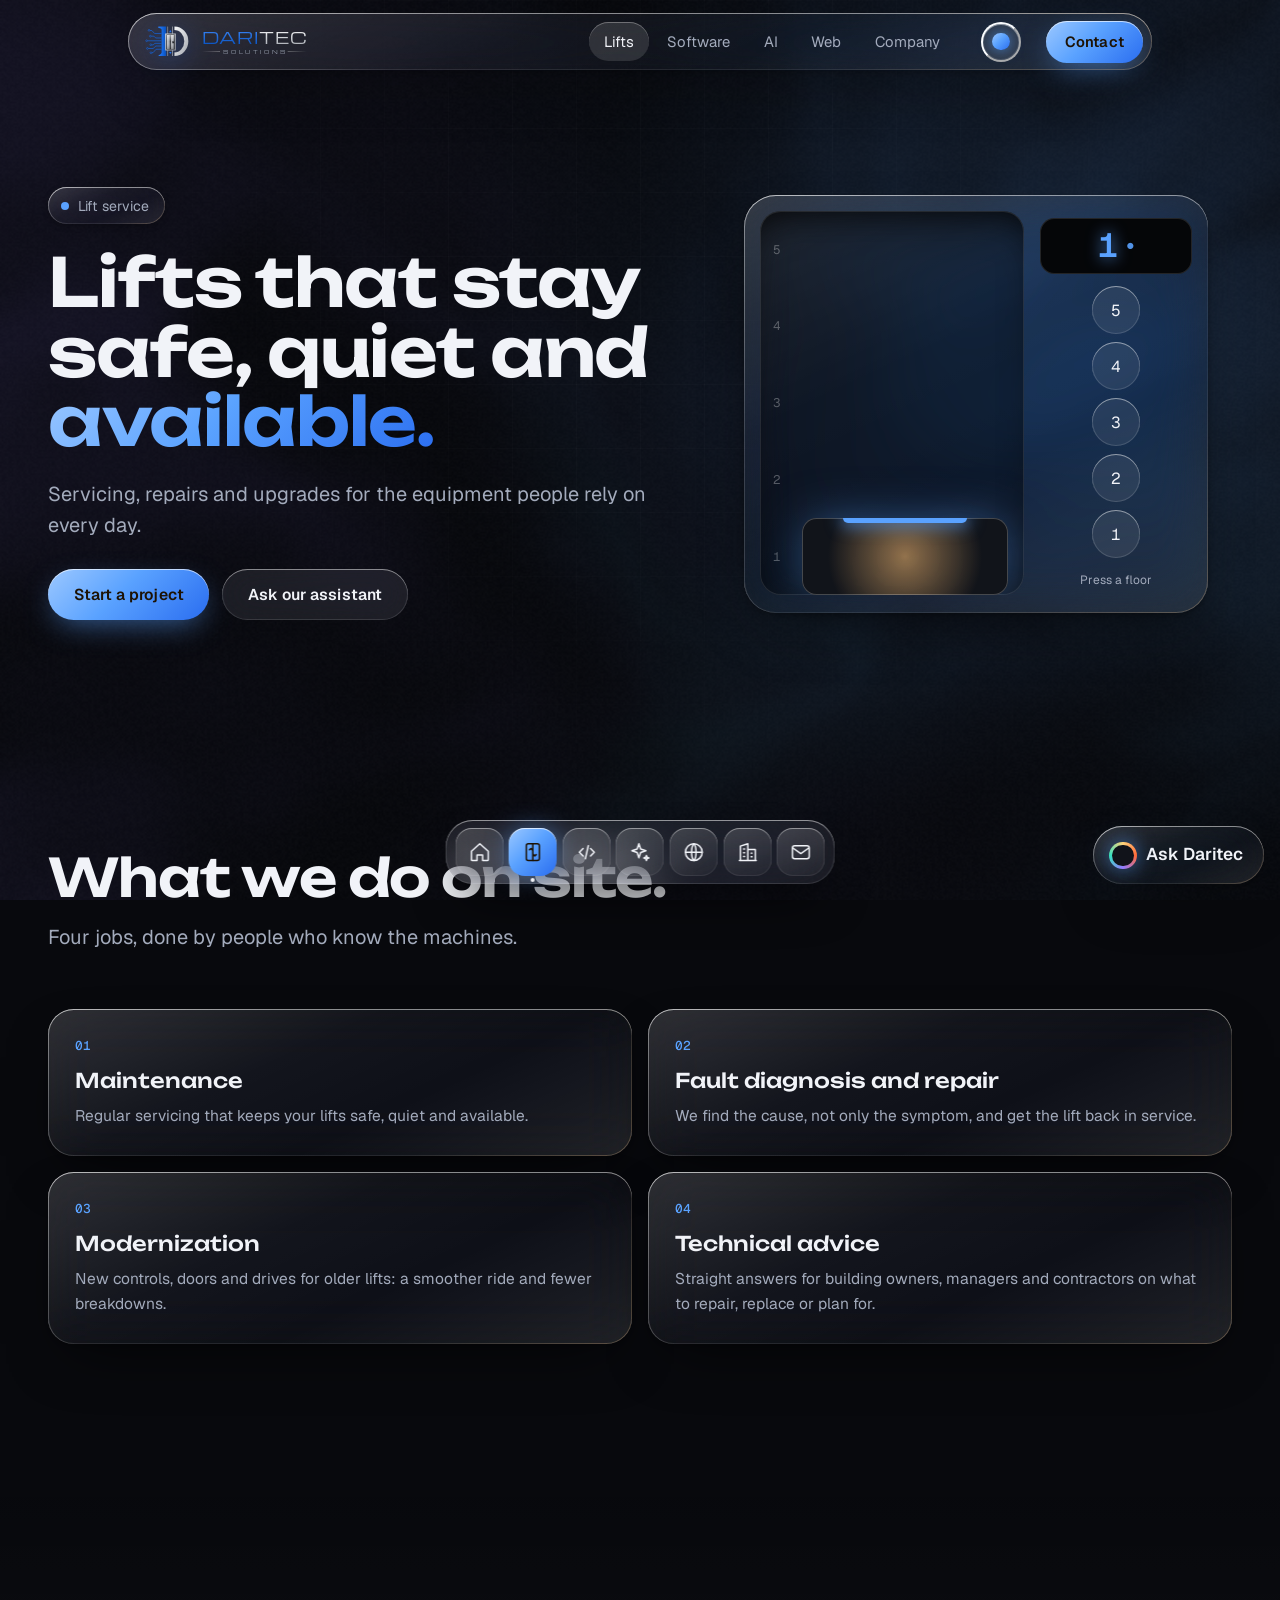
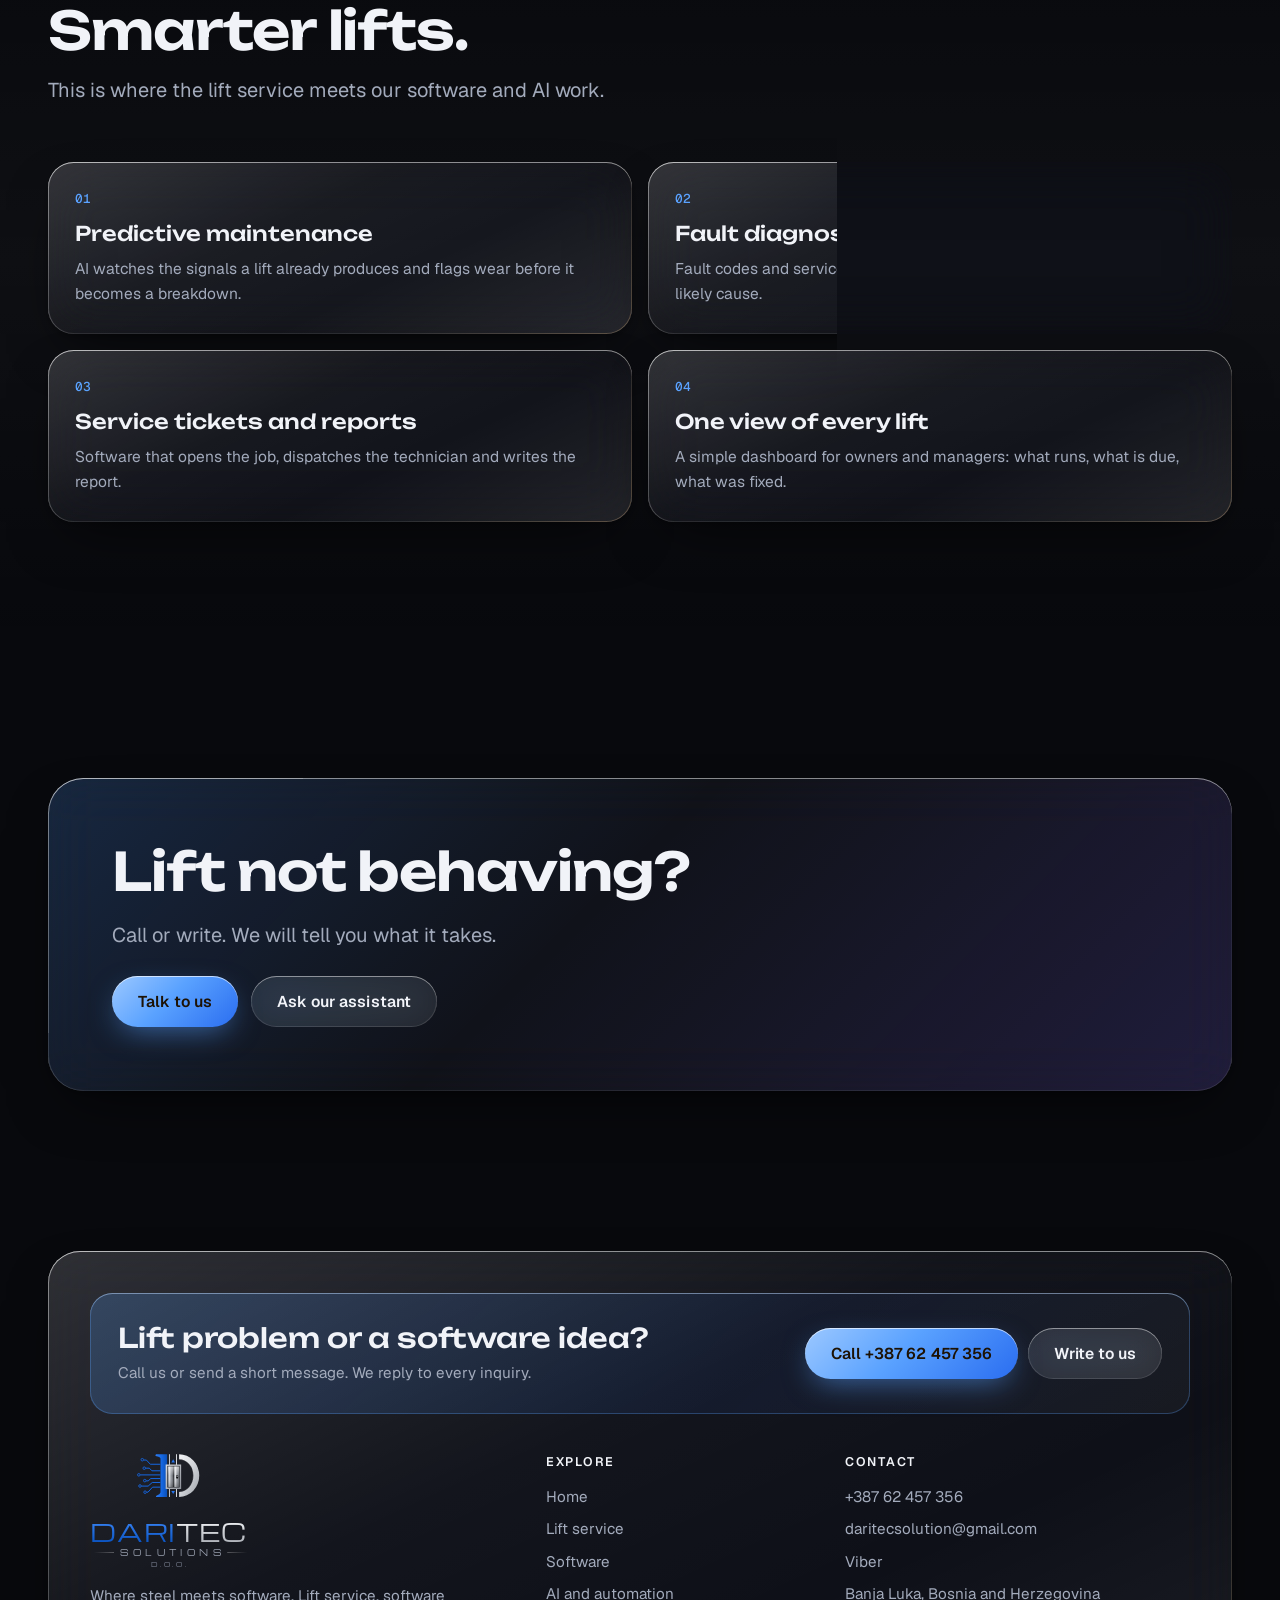
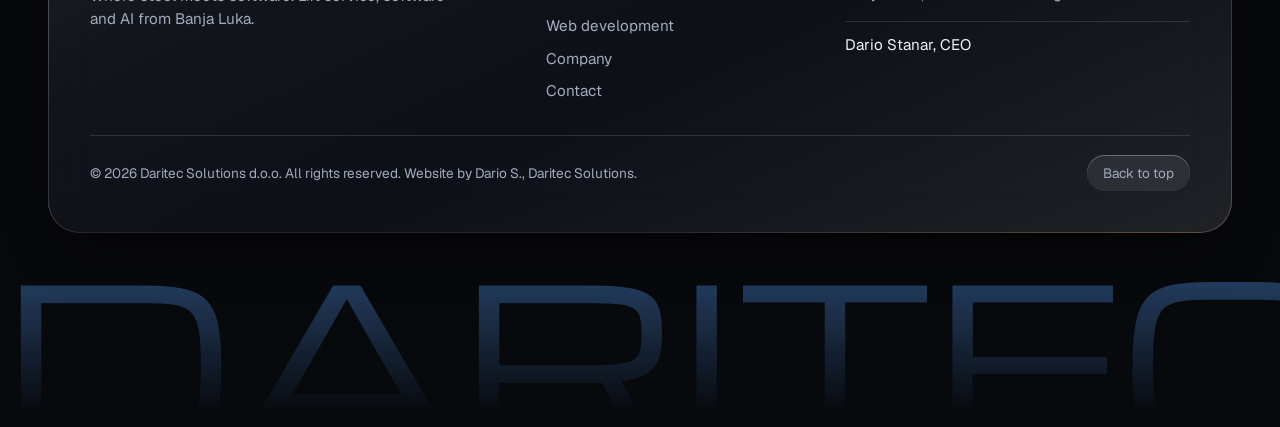
<file: lifts.html>
<!doctype html>
<html lang="en">
<head>
  <meta charset="utf-8" />
<meta name="viewport" content="width=device-width, initial-scale=1, viewport-fit=cover" />
<meta name="theme-color" content="#08090d" />
<meta name="color-scheme" content="dark" />
<meta name="author" content="Dario S., Daritec Solutions" />
  <link rel="icon" href="/favicon.ico" sizes="any" />
<link rel="icon" type="image/png" sizes="48x48" href="/favicon-48.png" />
<link rel="icon" type="image/png" sizes="192x192" href="/favicon-192.png" />
<link rel="apple-touch-icon" href="/apple-touch-icon.png" />
<meta property="og:type" content="website" />
<meta property="og:site_name" content="Daritec Solutions" />
<meta property="og:image" content="https://daritecsolutions.com/og.png" />
<meta name="twitter:card" content="summary_large_image" />
<script>document.documentElement.classList.add('js');try{var t=localStorage.getItem('dt-theme');if(t)document.documentElement.setAttribute('data-theme',t)}catch(e){}try{if(sessionStorage.getItem('dt-doors')){document.documentElement.classList.add('doors-closed')}}catch(e){}setTimeout(function(){if(!window.__dtReady)document.documentElement.classList.add('no-anim')},4000)</script>
  <title>Lift service in Banja Luka | Daritec Solutions</title>
  <meta name="description" content="Lift maintenance, fault diagnosis and repair, modernization and technical advice in Banja Luka, plus AI-assisted predictive maintenance from Daritec Solutions." />
  <link rel="canonical" href="https://daritecsolutions.com/lifts.html" />
  <meta property="og:title" content="Lift service in Banja Luka | Daritec Solutions" />
  <meta property="og:description" content="Lift maintenance, fault diagnosis and repair, modernization and technical advice in Banja Luka, plus AI-assisted predictive maintenance from Daritec Solutions." />
  <meta property="og:url" content="https://daritecsolutions.com/lifts.html" />
  <script type="module" crossorigin src="/main-DDz_1dAH.js"></script>
  <link rel="stylesheet" crossorigin href="/main-Cq7RVBLX.css">
<link rel="preload" as="font" type="font/woff2" crossorigin href="/geist-latin-wght-normal-BgDaEnEv.woff2"><link rel="preload" as="font" type="font/woff2" crossorigin href="/unbounded-latin-wght-normal-D5afBTBx.woff2"></head>
<body data-page="lifts">
  <svg width="0" height="0" style="position:absolute" aria-hidden="true" focusable="false"><symbol id="dmark" viewBox="0 0 1150 830">
<defs>
<linearGradient id="dm-b" x1="0" x2="1"><stop offset="0" style="stop-color:hsl(var(--lh) 91% 57%)"/><stop offset=".55" style="stop-color:hsl(var(--lh) 83% 48%)"/><stop offset="1" style="stop-color:hsl(var(--lh) 90% 38%)"/></linearGradient>
<linearGradient id="dm-bt" x1="0" x2="1"><stop offset="0" style="stop-color:hsl(var(--lh) 88% 44%)"/><stop offset="1" style="stop-color:hsl(var(--lh) 90% 57%)"/></linearGradient>
<linearGradient id="dm-s" x1="0" y1="0" x2="1" y2="1"><stop offset="0" stop-color="#f4f5f7"/><stop offset=".5" stop-color="#cfd2d7"/><stop offset="1" stop-color="#9ea2a9"/></linearGradient>
<linearGradient id="dm-r" x1="0" x2="1"><stop offset="0" stop-color="#8c9097"/><stop offset=".5" stop-color="#e9eaed"/><stop offset="1" stop-color="#9a9ea5"/></linearGradient>
<linearGradient id="dm-f" x1="0" y1="0" x2="1" y2="1"><stop offset="0" stop-color="#d9dbdf"/><stop offset="1" stop-color="#8d9199"/></linearGradient>
<linearGradient id="dm-d" x1="0" x2="1"><stop offset="0" stop-color="#6e7279"/><stop offset=".35" stop-color="#d9dbdf"/><stop offset=".6" stop-color="#9da1a8"/><stop offset="1" stop-color="#6a6e75"/></linearGradient>
<linearGradient id="dm-dv" x1="0" y1="0" x2="0" y2="1"><stop offset="0" stop-color="#fff" stop-opacity=".55"/><stop offset=".45" stop-color="#fff" stop-opacity="0"/><stop offset="1" stop-color="#000" stop-opacity=".25"/></linearGradient>
</defs>
<g fill="none" style="stroke:hsl(var(--lh) 82% 49%)" stroke-width="17" stroke-linejoin="round" stroke-linecap="butt">
<path d="M148 138H195L262 210H432"/><path d="M181 277H245L290 322H432"/><path d="M90 392H432"/>
<path d="M191 495H225L270 455H432"/><path d="M108 584H225L295 522H432"/><path d="M196 688H222L300 602H432"/>
</g>
<g fill="none" style="stroke:hsl(var(--lh) 82% 48%)" stroke-width="15">
<circle cx="125" cy="132" r="22"/><circle cx="158" cy="277" r="22"/><circle cx="65" cy="391" r="22"/>
<circle cx="167" cy="490" r="22"/><circle cx="85" cy="582" r="22"/><circle cx="172" cy="688" r="22"/>
</g>
<path fill="url(#dm-b)" d="M360 38H550V770H368Q354 768 360 754Q430 724 436 690V112Q432 82 352 68Q348 50 360 38Z"/>
<rect x="581" y="38" width="16" height="732" fill="url(#dm-r)"/><rect x="703" y="38" width="16" height="732" fill="url(#dm-r)"/>
<path style="fill:hsl(var(--lh) 87% 54%)" d="M622 180H684L653 125Z"/><path style="fill:hsl(var(--lh) 87% 54%)" d="M622 668H684L653 718Z"/>
<path fill="url(#dm-s)" d="M755 38A345 366 0 0 1 755 770V685A245 281 0 0 0 755 123Z"/>
<path fill="none" stroke="#fff" stroke-opacity=".8" stroke-width="3" d="M755 123A245 281 0 0 1 755 685"/>
<rect x="525" y="213" width="265" height="419" rx="3" fill="url(#dm-f)"/>
<rect x="553" y="238" width="210" height="369" fill="#0c0d10"/>
<rect x="560" y="248" width="90" height="352" fill="url(#dm-d)"/><rect x="660" y="248" width="95" height="352" fill="url(#dm-d)"/>
<rect x="560" y="248" width="195" height="352" fill="url(#dm-dv)"/>
<rect x="705" y="398" width="34" height="56" rx="8" fill="#0c0d10"/><rect x="712" y="408" width="20" height="14" rx="4" fill="#cfd2d7"/>
</symbol></svg>
<a class="skip" href="#main">Skip to content</a>
<div class="doors" id="doors" aria-hidden="true">
  <div class="doors__panel doors__panel--l"></div>
  <div class="doors__panel doors__panel--r"></div>
  <div class="doors__led"><b id="doorsFloor">Lifts</b><i></i></div>
</div>
<canvas class="bgfx" id="bgfx" aria-hidden="true"></canvas>
<div class="bgfx-fallback" aria-hidden="true"></div>
<div class="progress" aria-hidden="true"><i id="progressBar"></i></div>
<header class="bar" id="bar">
  <div class="bar__pill glass">
    <a class="brand" href="/" aria-label="Daritec Solutions, home">
      <svg class="brand__mark" viewBox="0 0 1150 830" aria-hidden="true"><use href="#dmark"/></svg>
      <span class="wm wm--sm" aria-label="Daritec Solutions"><span class="wm__t"><span class="wm__d">Dari</span><span class="wm__s">tec</span></span><span class="wm__sub">Solutions</span></span>
    </a>
    <nav class="bar__links" aria-label="Main"><a href="/lifts.html" aria-current="page">Lifts</a><a href="/software.html">Software</a><a href="/ai.html">AI</a><a href="/web.html">Web</a><a href="/company.html">Company</a></nav>
    <div class="theme" id="theme"><button class="theme__btn" id="themeBtn" type="button" aria-label="Change colour theme" aria-expanded="false" aria-controls="themePop"><i></i></button><div class="theme__pop" id="themePop" role="group" aria-label="Colour theme"></div></div>
    <a class="btn btn--amber btn--sm bar__cta" href="/contact.html" data-magnetic><span>Contact</span></a>
    <button class="bar__menu" id="menuBtn" type="button" aria-expanded="false" aria-controls="menu"><span class="sr">Menu</span><i></i><i></i></button>
  </div>
</header>
<div class="menu" id="menu" hidden>
  <nav class="menu__list" aria-label="All pages"><a href="/"><i class="menu__ic"><svg viewBox="0 0 24 24" fill="none" stroke="currentColor" stroke-width="1.6" stroke-linecap="round" stroke-linejoin="round" aria-hidden="true"><path d="M3 11l9-8 9 8v9a1 1 0 0 1-1 1h-5v-6H9v6H4a1 1 0 0 1-1-1z"/></svg></i><span><b>Home</b><small>Start page</small></span></a><a href="/lifts.html" aria-current="page"><i class="menu__ic"><svg viewBox="0 0 24 24" fill="none" stroke="currentColor" stroke-width="1.6" stroke-linecap="round" stroke-linejoin="round" aria-hidden="true"><rect x="5" y="3" width="14" height="18" rx="2.2"/><path d="M12 3v18M8.4 9.4 10 8l1.2 1.4M15.6 14.6 14 16l-1.2-1.4"/></svg></i><span><b>Lift service</b><small>Service, repair and modernisation</small></span></a><a href="/software.html"><i class="menu__ic"><svg viewBox="0 0 24 24" fill="none" stroke="currentColor" stroke-width="1.6" stroke-linecap="round" stroke-linejoin="round" aria-hidden="true"><path d="M8 8l-4 4 4 4M16 8l4 4-4 4M13.6 5 10.4 19"/></svg></i><span><b>Software</b><small>Custom software engineering</small></span></a><a href="/ai.html"><i class="menu__ic"><svg viewBox="0 0 24 24" fill="none" stroke="currentColor" stroke-width="1.6" stroke-linecap="round" stroke-linejoin="round" aria-hidden="true"><path d="M11 3l1.9 5.6L18.5 10.5 12.9 12.4 11 18l-1.9-5.6L3.5 10.5l5.6-1.9zM19 15.5l.7 2 2 .7-2 .7-.7 2-.7-2-2-.7 2-.7z"/></svg></i><span><b>AI and automation</b><small>AI models and automation</small></span></a><a href="/web.html"><i class="menu__ic"><svg viewBox="0 0 24 24" fill="none" stroke="currentColor" stroke-width="1.6" stroke-linecap="round" stroke-linejoin="round" aria-hidden="true"><circle cx="12" cy="12" r="9"/><path d="M3 12h18M12 3c3.2 3.2 3.2 14.8 0 18M12 3c-3.2 3.2-3.2 14.8 0 18"/></svg></i><span><b>Web development</b><small>Websites and web apps</small></span></a><a href="/company.html"><i class="menu__ic"><svg viewBox="0 0 24 24" fill="none" stroke="currentColor" stroke-width="1.6" stroke-linecap="round" stroke-linejoin="round" aria-hidden="true"><path d="M4 21V5.5L12 3v18M12 9h8v12M7.5 8.5h1M7.5 12.5h1M7.5 16.5h1M15.5 13h1M15.5 17h1M3 21h18"/></svg></i><span><b>Company</b><small>About us and partners</small></span></a><a href="/contact.html"><i class="menu__ic"><svg viewBox="0 0 24 24" fill="none" stroke="currentColor" stroke-width="1.6" stroke-linecap="round" stroke-linejoin="round" aria-hidden="true"><rect x="3" y="5" width="18" height="14" rx="2.4"/><path d="M3.5 7.5 12 13.5l8.5-6"/></svg></i><span><b>Contact</b><small>Call, write or visit</small></span></a></nav>
  <p class="menu__meta">+387 62 457 356<br />daritecsolution@gmail.com</p>
</div>
<nav class="dock" id="dock" aria-label="Quick navigation">
  <a href="/" aria-label="Home"><svg viewBox="0 0 24 24" fill="none" stroke="currentColor" stroke-width="1.6" stroke-linecap="round" stroke-linejoin="round" aria-hidden="true"><path d="M3 11l9-8 9 8v9a1 1 0 0 1-1 1h-5v-6H9v6H4a1 1 0 0 1-1-1z"/></svg><span>Home</span></a><a href="/lifts.html" aria-current="page" aria-label="Lift service"><svg viewBox="0 0 24 24" fill="none" stroke="currentColor" stroke-width="1.6" stroke-linecap="round" stroke-linejoin="round" aria-hidden="true"><rect x="5" y="3" width="14" height="18" rx="2.2"/><path d="M12 3v18M8.4 9.4 10 8l1.2 1.4M15.6 14.6 14 16l-1.2-1.4"/></svg><span>Lift service</span></a><a href="/software.html" aria-label="Software"><svg viewBox="0 0 24 24" fill="none" stroke="currentColor" stroke-width="1.6" stroke-linecap="round" stroke-linejoin="round" aria-hidden="true"><path d="M8 8l-4 4 4 4M16 8l4 4-4 4M13.6 5 10.4 19"/></svg><span>Software</span></a><a href="/ai.html" aria-label="AI and automation"><svg viewBox="0 0 24 24" fill="none" stroke="currentColor" stroke-width="1.6" stroke-linecap="round" stroke-linejoin="round" aria-hidden="true"><path d="M11 3l1.9 5.6L18.5 10.5 12.9 12.4 11 18l-1.9-5.6L3.5 10.5l5.6-1.9zM19 15.5l.7 2 2 .7-2 .7-.7 2-.7-2-2-.7 2-.7z"/></svg><span>AI and automation</span></a><a href="/web.html" aria-label="Web development"><svg viewBox="0 0 24 24" fill="none" stroke="currentColor" stroke-width="1.6" stroke-linecap="round" stroke-linejoin="round" aria-hidden="true"><circle cx="12" cy="12" r="9"/><path d="M3 12h18M12 3c3.2 3.2 3.2 14.8 0 18M12 3c-3.2 3.2-3.2 14.8 0 18"/></svg><span>Web development</span></a><a href="/company.html" aria-label="Company"><svg viewBox="0 0 24 24" fill="none" stroke="currentColor" stroke-width="1.6" stroke-linecap="round" stroke-linejoin="round" aria-hidden="true"><path d="M4 21V5.5L12 3v18M12 9h8v12M7.5 8.5h1M7.5 12.5h1M7.5 16.5h1M15.5 13h1M15.5 17h1M3 21h18"/></svg><span>Company</span></a><a href="/contact.html" aria-label="Contact"><svg viewBox="0 0 24 24" fill="none" stroke="currentColor" stroke-width="1.6" stroke-linecap="round" stroke-linejoin="round" aria-hidden="true"><rect x="3" y="5" width="18" height="14" rx="2.4"/><path d="M3.5 7.5 12 13.5l8.5-6"/></svg><span>Contact</span></a>
</nav>
  <main id="main">
    <section class="phero" id="top" aria-labelledby="h-hero">
      <div class="wrap phero__grid">
        <div class="phero__copy">
          <p class="pill glass" data-reveal><i class="dot"></i>Lift service</p>
          <h1 id="h-hero" class="phero__title" data-split="hero">Lifts that stay safe, quiet and <em>available.</em></h1>
          <p class="lede" data-reveal>Servicing, repairs and upgrades for the equipment people rely on every day.</p>
          <p class="hero__cta" data-reveal>
            <a class="btn btn--amber" href="/contact.html" data-magnetic><span>Start a project</span></a>
            <button class="btn btn--glass" type="button" data-open-chat data-magnetic><span>Ask our assistant</span></button>
          </p>
        </div>
        <div class="phero__vis"><div class="lw glass" id="lw">
  <div class="lw__shaft">
    <div class="lw__floors"><i>5</i><i>4</i><i>3</i><i>2</i><i>1</i></div>
    <div class="lw__cab" id="lwCab"><span class="lw__lamp"></span><div class="lw__door"></div><div class="lw__door"></div></div>
  </div>
  <div class="lw__panel">
    <div class="lw__display"><b id="lwFloor">1</b><span id="lwDir">&#9679;</span></div>
    <div class="lw__btns" role="group" aria-label="Call the lift to a floor">
      <button type="button" data-f="5" aria-label="Floor 5">5</button><button type="button" data-f="4" aria-label="Floor 4">4</button><button type="button" data-f="3" aria-label="Floor 3">3</button><button type="button" data-f="2" aria-label="Floor 2">2</button><button type="button" data-f="1" aria-label="Floor 1">1</button>
    </div>
    <p class="lw__hint">Press a floor</p>
  </div>
</div></div>
      </div>
    </section>
    <section class="sec " id="services" aria-labelledby="h-services">
      <div class="wrap">
        <header class="sec__head"><h2 id="h-services" data-split>What we do on site.</h2><p class="lede" data-reveal>Four jobs, done by people who know the machines.</p></header>
        <div class="cards" data-stagger><article class="card glass" data-glass data-tilt><b class="card__n">01</b><h3>Maintenance</h3><p>Regular servicing that keeps your lifts safe, quiet and available.</p></article><article class="card glass" data-glass data-tilt><b class="card__n">02</b><h3>Fault diagnosis and repair</h3><p>We find the cause, not only the symptom, and get the lift back in service.</p></article><article class="card glass" data-glass data-tilt><b class="card__n">03</b><h3>Modernization</h3><p>New controls, doors and drives for older lifts: a smoother ride and fewer breakdowns.</p></article><article class="card glass" data-glass data-tilt><b class="card__n">04</b><h3>Technical advice</h3><p>Straight answers for building owners, managers and contractors on what to repair, replace or plan for.</p></article></div>
      </div>
    </section>
    <section class="sec sec--alt" id="smart" aria-labelledby="h-smart">
      <div class="wrap">
        <header class="sec__head"><h2 id="h-smart" data-split>Smarter lifts.</h2><p class="lede" data-reveal>This is where the lift service meets our software and AI work.</p></header>
        <div class="cards" data-stagger><article class="card glass" data-glass data-tilt><b class="card__n">01</b><h3>Predictive maintenance</h3><p>AI watches the signals a lift already produces and flags wear before it becomes a breakdown.</p></article><article class="card glass" data-glass data-tilt><b class="card__n">02</b><h3>Fault diagnosis assistant</h3><p>Fault codes and service history, read by AI, so technicians start from the likely cause.</p></article><article class="card glass" data-glass data-tilt><b class="card__n">03</b><h3>Service tickets and reports</h3><p>Software that opens the job, dispatches the technician and writes the report.</p></article><article class="card glass" data-glass data-tilt><b class="card__n">04</b><h3>One view of every lift</h3><p>A simple dashboard for owners and managers: what runs, what is due, what was fixed.</p></article></div>
      </div>
    </section>
    <section class="sec sec--cta" aria-labelledby="h-cta">
      <div class="wrap">
        <div class="cta glass" data-glass>
          <h2 id="h-cta" data-split>Lift not behaving?</h2>
          <p class="lede">Call or write. We will tell you what it takes.</p>
          <p class="cta__row">
            <a class="btn btn--amber" href="/contact.html" data-magnetic><span>Talk to us</span></a>
            <button class="btn btn--glass" type="button" data-open-chat data-magnetic><span>Ask our assistant</span></button>
          </p>
        </div>
      </div>
    </section>
  </main>
  <footer class="foot" id="foot">
  <div class="wrap">
    <div class="foot__panel glass" data-glass>
      <div class="foot__cta">
        <div>
          <h2 class="foot__cta-title">Lift problem or a software idea?</h2>
          <p>Call us or send a short message. We reply to every inquiry.</p>
        </div>
        <div class="foot__cta-btns">
          <a class="btn btn--amber" href="tel:+38762457356"><span>Call +387 62 457 356</span></a>
          <a class="btn btn--glass" href="/contact.html"><span>Write to us</span></a>
        </div>
      </div>
      <div class="foot__top">
        <div class="foot__brand">
          <div class="foot__lock"><svg class="foot__mark" viewBox="0 0 1150 830" aria-hidden="true"><use href="#dmark"/></svg>
          <p class="foot__name"><span class="wm " aria-label="Daritec Solutions"><span class="wm__t"><span class="wm__d">Dari</span><span class="wm__s">tec</span></span><span class="wm__sub">Solutions</span><span class="wm__llc">d.o.o.</span></span></p></div>
          <p class="foot__tag">Where steel meets software. Lift service, software and AI from Banja Luka.</p>
        </div>
        <nav class="foot__col" aria-label="Footer">
          <h3>Explore</h3>
          <a href="/">Home</a><a href="/lifts.html">Lift service</a><a href="/software.html">Software</a><a href="/ai.html">AI and automation</a><a href="/web.html">Web development</a><a href="/company.html">Company</a><a href="/contact.html">Contact</a>
        </nav>
        <address class="foot__col foot__contact">
          <h3>Contact</h3>
          <a href="tel:+38762457356">+387 62 457 356</a>
          <a href="mailto:daritecsolution@gmail.com">daritecsolution@gmail.com</a>
          <a href="viber://chat?number=%2B38762457356" rel="noopener">Viber</a>
          <span>Banja Luka, Bosnia and Herzegovina</span>
          <span class="foot__ceo">Dario Stanar, CEO</span>
        </address>
      </div>
      <div class="foot__bottom">
        <p>&copy; <span id="year">2026</span> Daritec Solutions d.o.o. All rights reserved. Website by Dario S., Daritec Solutions.</p>
        <a href="#top" class="foot__top-link">Back to top</a>
      </div>
    </div>
  </div>
  <p class="foot__giant" aria-hidden="true">DARITEC</p>
</footer>
</body>
</html>
</file>
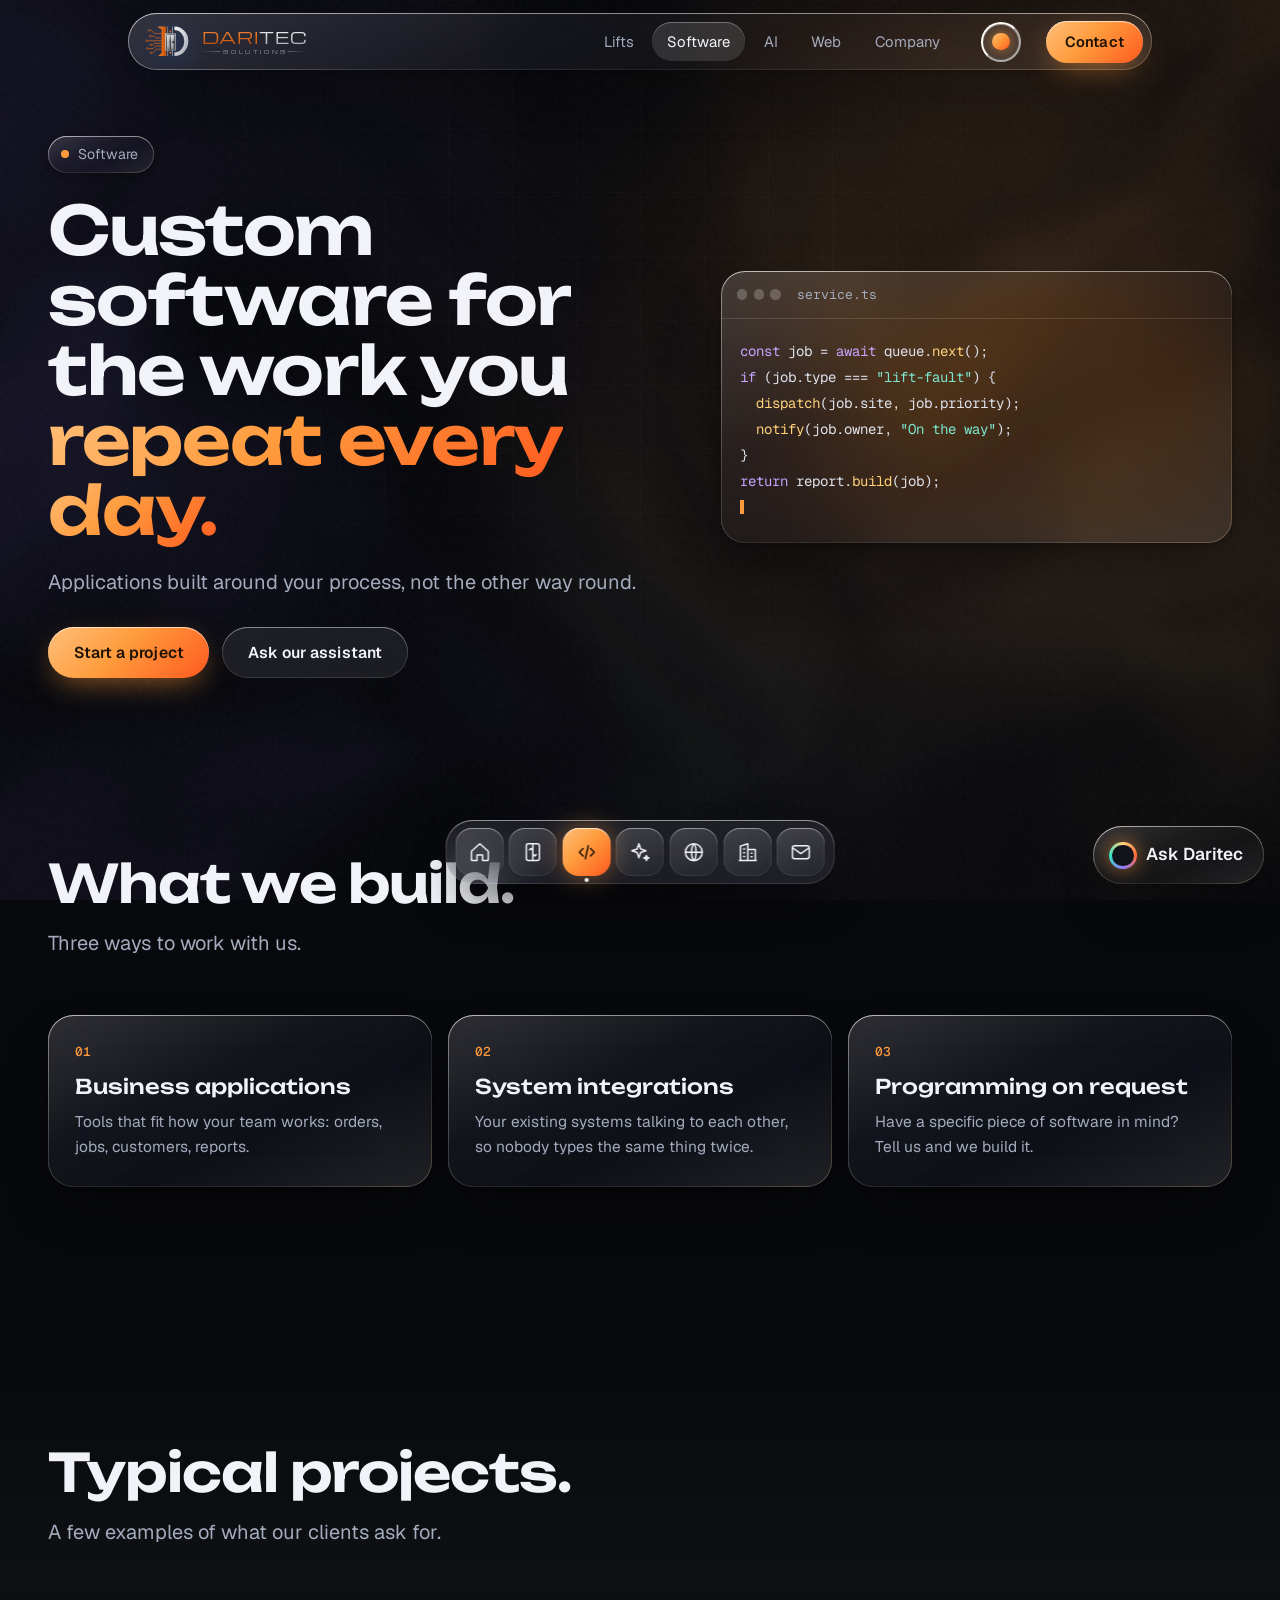
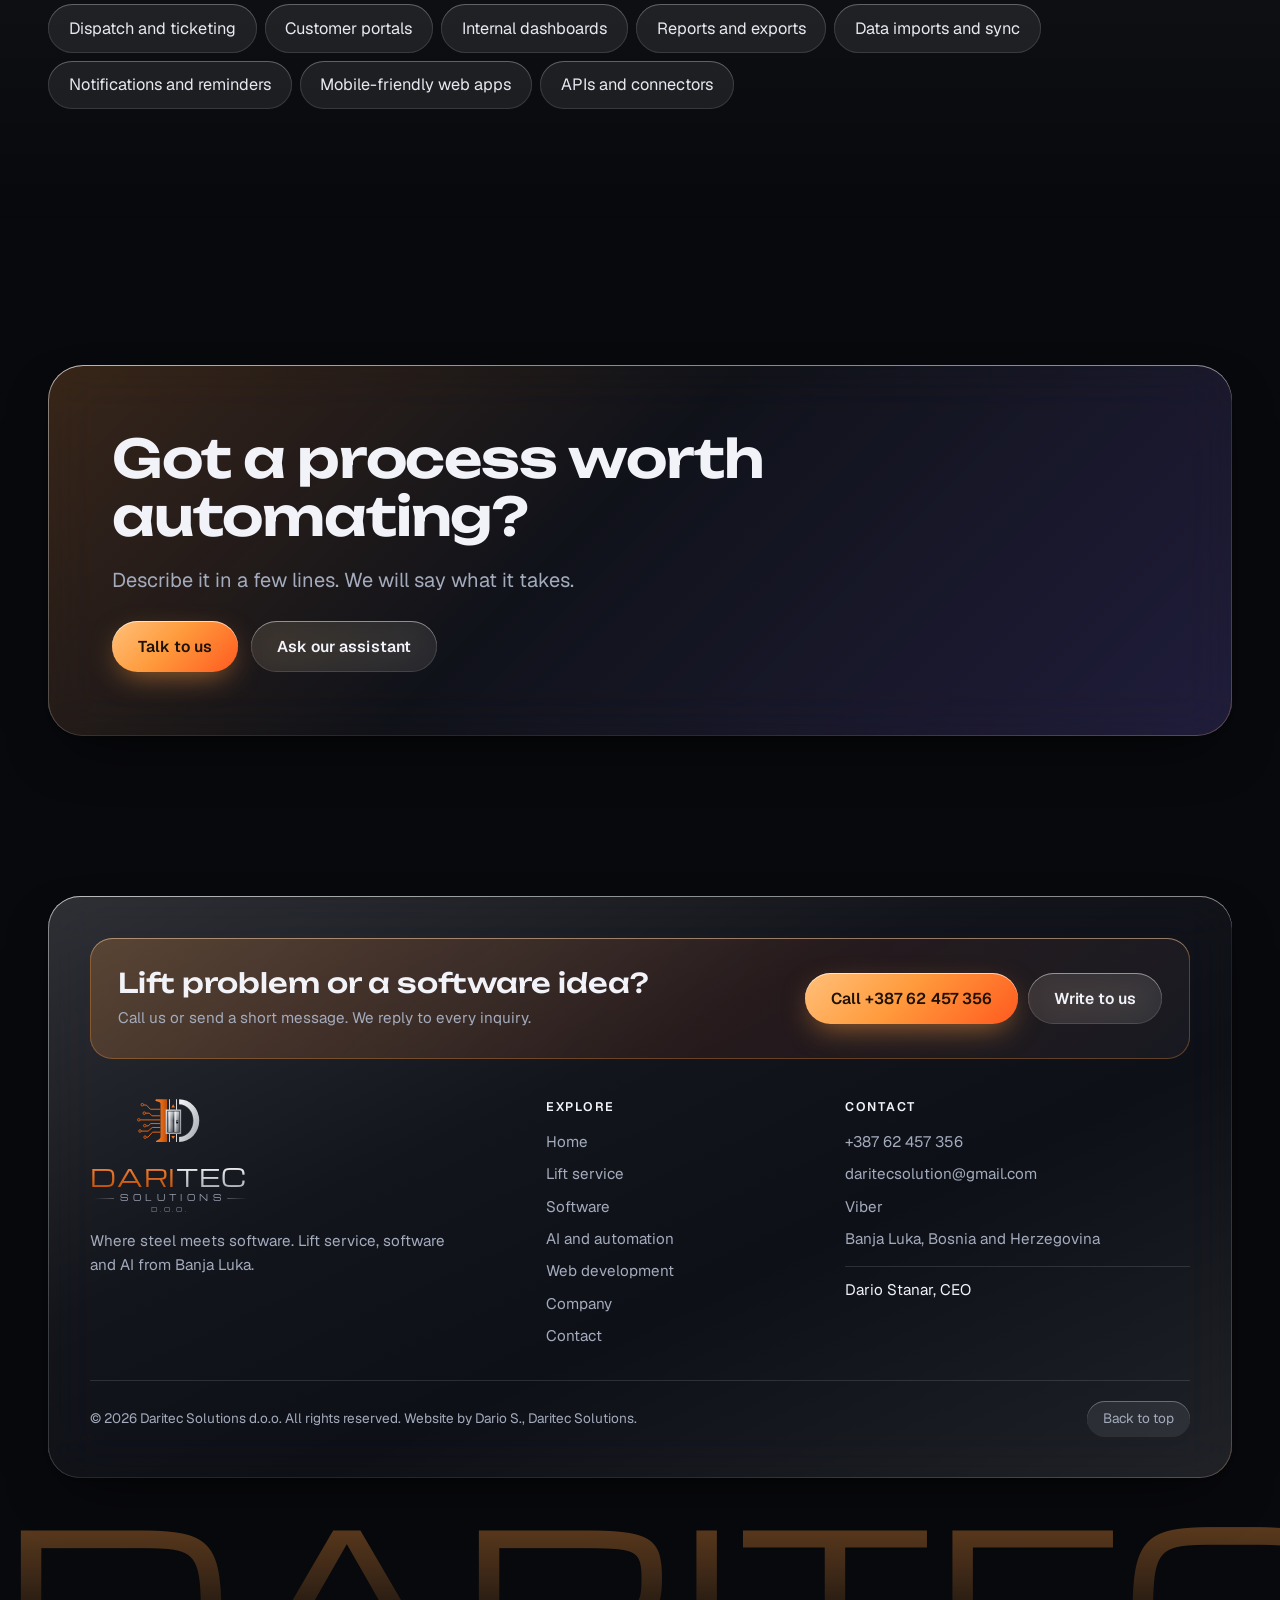
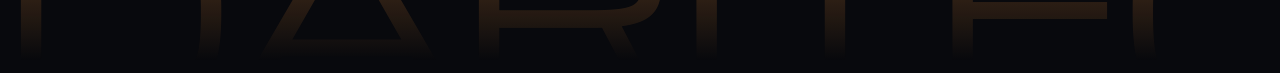
<file: software.html>
<!doctype html>
<html lang="en">
<head>
  <meta charset="utf-8" />
<meta name="viewport" content="width=device-width, initial-scale=1, viewport-fit=cover" />
<meta name="theme-color" content="#08090d" />
<meta name="color-scheme" content="dark" />
<meta name="author" content="Dario S., Daritec Solutions" />
  <link rel="icon" href="/favicon.ico" sizes="any" />
<link rel="icon" type="image/png" sizes="48x48" href="/favicon-48.png" />
<link rel="icon" type="image/png" sizes="192x192" href="/favicon-192.png" />
<link rel="apple-touch-icon" href="/apple-touch-icon.png" />
<meta property="og:type" content="website" />
<meta property="og:site_name" content="Daritec Solutions" />
<meta property="og:image" content="https://daritecsolutions.com/og.png" />
<meta name="twitter:card" content="summary_large_image" />
<script>document.documentElement.classList.add('js');try{var t=localStorage.getItem('dt-theme');if(t)document.documentElement.setAttribute('data-theme',t)}catch(e){}try{if(sessionStorage.getItem('dt-doors')){document.documentElement.classList.add('doors-closed')}}catch(e){}setTimeout(function(){if(!window.__dtReady)document.documentElement.classList.add('no-anim')},4000)</script>
  <title>Software engineering | Daritec Solutions</title>
  <meta name="description" content="Custom business applications, system integrations and programming on request from Daritec Solutions in Banja Luka." />
  <link rel="canonical" href="https://daritecsolutions.com/software.html" />
  <meta property="og:title" content="Software engineering | Daritec Solutions" />
  <meta property="og:description" content="Custom business applications, system integrations and programming on request from Daritec Solutions in Banja Luka." />
  <meta property="og:url" content="https://daritecsolutions.com/software.html" />
  <script type="module" crossorigin src="/main-DDz_1dAH.js"></script>
  <link rel="stylesheet" crossorigin href="/main-Cq7RVBLX.css">
<link rel="preload" as="font" type="font/woff2" crossorigin href="/geist-latin-wght-normal-BgDaEnEv.woff2"><link rel="preload" as="font" type="font/woff2" crossorigin href="/unbounded-latin-wght-normal-D5afBTBx.woff2"></head>
<body data-page="software">
  <svg width="0" height="0" style="position:absolute" aria-hidden="true" focusable="false"><symbol id="dmark" viewBox="0 0 1150 830">
<defs>
<linearGradient id="dm-b" x1="0" x2="1"><stop offset="0" style="stop-color:hsl(var(--lh) 91% 57%)"/><stop offset=".55" style="stop-color:hsl(var(--lh) 83% 48%)"/><stop offset="1" style="stop-color:hsl(var(--lh) 90% 38%)"/></linearGradient>
<linearGradient id="dm-bt" x1="0" x2="1"><stop offset="0" style="stop-color:hsl(var(--lh) 88% 44%)"/><stop offset="1" style="stop-color:hsl(var(--lh) 90% 57%)"/></linearGradient>
<linearGradient id="dm-s" x1="0" y1="0" x2="1" y2="1"><stop offset="0" stop-color="#f4f5f7"/><stop offset=".5" stop-color="#cfd2d7"/><stop offset="1" stop-color="#9ea2a9"/></linearGradient>
<linearGradient id="dm-r" x1="0" x2="1"><stop offset="0" stop-color="#8c9097"/><stop offset=".5" stop-color="#e9eaed"/><stop offset="1" stop-color="#9a9ea5"/></linearGradient>
<linearGradient id="dm-f" x1="0" y1="0" x2="1" y2="1"><stop offset="0" stop-color="#d9dbdf"/><stop offset="1" stop-color="#8d9199"/></linearGradient>
<linearGradient id="dm-d" x1="0" x2="1"><stop offset="0" stop-color="#6e7279"/><stop offset=".35" stop-color="#d9dbdf"/><stop offset=".6" stop-color="#9da1a8"/><stop offset="1" stop-color="#6a6e75"/></linearGradient>
<linearGradient id="dm-dv" x1="0" y1="0" x2="0" y2="1"><stop offset="0" stop-color="#fff" stop-opacity=".55"/><stop offset=".45" stop-color="#fff" stop-opacity="0"/><stop offset="1" stop-color="#000" stop-opacity=".25"/></linearGradient>
</defs>
<g fill="none" style="stroke:hsl(var(--lh) 82% 49%)" stroke-width="17" stroke-linejoin="round" stroke-linecap="butt">
<path d="M148 138H195L262 210H432"/><path d="M181 277H245L290 322H432"/><path d="M90 392H432"/>
<path d="M191 495H225L270 455H432"/><path d="M108 584H225L295 522H432"/><path d="M196 688H222L300 602H432"/>
</g>
<g fill="none" style="stroke:hsl(var(--lh) 82% 48%)" stroke-width="15">
<circle cx="125" cy="132" r="22"/><circle cx="158" cy="277" r="22"/><circle cx="65" cy="391" r="22"/>
<circle cx="167" cy="490" r="22"/><circle cx="85" cy="582" r="22"/><circle cx="172" cy="688" r="22"/>
</g>
<path fill="url(#dm-b)" d="M360 38H550V770H368Q354 768 360 754Q430 724 436 690V112Q432 82 352 68Q348 50 360 38Z"/>
<rect x="581" y="38" width="16" height="732" fill="url(#dm-r)"/><rect x="703" y="38" width="16" height="732" fill="url(#dm-r)"/>
<path style="fill:hsl(var(--lh) 87% 54%)" d="M622 180H684L653 125Z"/><path style="fill:hsl(var(--lh) 87% 54%)" d="M622 668H684L653 718Z"/>
<path fill="url(#dm-s)" d="M755 38A345 366 0 0 1 755 770V685A245 281 0 0 0 755 123Z"/>
<path fill="none" stroke="#fff" stroke-opacity=".8" stroke-width="3" d="M755 123A245 281 0 0 1 755 685"/>
<rect x="525" y="213" width="265" height="419" rx="3" fill="url(#dm-f)"/>
<rect x="553" y="238" width="210" height="369" fill="#0c0d10"/>
<rect x="560" y="248" width="90" height="352" fill="url(#dm-d)"/><rect x="660" y="248" width="95" height="352" fill="url(#dm-d)"/>
<rect x="560" y="248" width="195" height="352" fill="url(#dm-dv)"/>
<rect x="705" y="398" width="34" height="56" rx="8" fill="#0c0d10"/><rect x="712" y="408" width="20" height="14" rx="4" fill="#cfd2d7"/>
</symbol></svg>
<a class="skip" href="#main">Skip to content</a>
<div class="doors" id="doors" aria-hidden="true">
  <div class="doors__panel doors__panel--l"></div>
  <div class="doors__panel doors__panel--r"></div>
  <div class="doors__led"><b id="doorsFloor">Software</b><i></i></div>
</div>
<canvas class="bgfx" id="bgfx" aria-hidden="true"></canvas>
<div class="bgfx-fallback" aria-hidden="true"></div>
<div class="progress" aria-hidden="true"><i id="progressBar"></i></div>
<header class="bar" id="bar">
  <div class="bar__pill glass">
    <a class="brand" href="/" aria-label="Daritec Solutions, home">
      <svg class="brand__mark" viewBox="0 0 1150 830" aria-hidden="true"><use href="#dmark"/></svg>
      <span class="wm wm--sm" aria-label="Daritec Solutions"><span class="wm__t"><span class="wm__d">Dari</span><span class="wm__s">tec</span></span><span class="wm__sub">Solutions</span></span>
    </a>
    <nav class="bar__links" aria-label="Main"><a href="/lifts.html">Lifts</a><a href="/software.html" aria-current="page">Software</a><a href="/ai.html">AI</a><a href="/web.html">Web</a><a href="/company.html">Company</a></nav>
    <div class="theme" id="theme"><button class="theme__btn" id="themeBtn" type="button" aria-label="Change colour theme" aria-expanded="false" aria-controls="themePop"><i></i></button><div class="theme__pop" id="themePop" role="group" aria-label="Colour theme"></div></div>
    <a class="btn btn--amber btn--sm bar__cta" href="/contact.html" data-magnetic><span>Contact</span></a>
    <button class="bar__menu" id="menuBtn" type="button" aria-expanded="false" aria-controls="menu"><span class="sr">Menu</span><i></i><i></i></button>
  </div>
</header>
<div class="menu" id="menu" hidden>
  <nav class="menu__list" aria-label="All pages"><a href="/"><i class="menu__ic"><svg viewBox="0 0 24 24" fill="none" stroke="currentColor" stroke-width="1.6" stroke-linecap="round" stroke-linejoin="round" aria-hidden="true"><path d="M3 11l9-8 9 8v9a1 1 0 0 1-1 1h-5v-6H9v6H4a1 1 0 0 1-1-1z"/></svg></i><span><b>Home</b><small>Start page</small></span></a><a href="/lifts.html"><i class="menu__ic"><svg viewBox="0 0 24 24" fill="none" stroke="currentColor" stroke-width="1.6" stroke-linecap="round" stroke-linejoin="round" aria-hidden="true"><rect x="5" y="3" width="14" height="18" rx="2.2"/><path d="M12 3v18M8.4 9.4 10 8l1.2 1.4M15.6 14.6 14 16l-1.2-1.4"/></svg></i><span><b>Lift service</b><small>Service, repair and modernisation</small></span></a><a href="/software.html" aria-current="page"><i class="menu__ic"><svg viewBox="0 0 24 24" fill="none" stroke="currentColor" stroke-width="1.6" stroke-linecap="round" stroke-linejoin="round" aria-hidden="true"><path d="M8 8l-4 4 4 4M16 8l4 4-4 4M13.6 5 10.4 19"/></svg></i><span><b>Software</b><small>Custom software engineering</small></span></a><a href="/ai.html"><i class="menu__ic"><svg viewBox="0 0 24 24" fill="none" stroke="currentColor" stroke-width="1.6" stroke-linecap="round" stroke-linejoin="round" aria-hidden="true"><path d="M11 3l1.9 5.6L18.5 10.5 12.9 12.4 11 18l-1.9-5.6L3.5 10.5l5.6-1.9zM19 15.5l.7 2 2 .7-2 .7-.7 2-.7-2-2-.7 2-.7z"/></svg></i><span><b>AI and automation</b><small>AI models and automation</small></span></a><a href="/web.html"><i class="menu__ic"><svg viewBox="0 0 24 24" fill="none" stroke="currentColor" stroke-width="1.6" stroke-linecap="round" stroke-linejoin="round" aria-hidden="true"><circle cx="12" cy="12" r="9"/><path d="M3 12h18M12 3c3.2 3.2 3.2 14.8 0 18M12 3c-3.2 3.2-3.2 14.8 0 18"/></svg></i><span><b>Web development</b><small>Websites and web apps</small></span></a><a href="/company.html"><i class="menu__ic"><svg viewBox="0 0 24 24" fill="none" stroke="currentColor" stroke-width="1.6" stroke-linecap="round" stroke-linejoin="round" aria-hidden="true"><path d="M4 21V5.5L12 3v18M12 9h8v12M7.5 8.5h1M7.5 12.5h1M7.5 16.5h1M15.5 13h1M15.5 17h1M3 21h18"/></svg></i><span><b>Company</b><small>About us and partners</small></span></a><a href="/contact.html"><i class="menu__ic"><svg viewBox="0 0 24 24" fill="none" stroke="currentColor" stroke-width="1.6" stroke-linecap="round" stroke-linejoin="round" aria-hidden="true"><rect x="3" y="5" width="18" height="14" rx="2.4"/><path d="M3.5 7.5 12 13.5l8.5-6"/></svg></i><span><b>Contact</b><small>Call, write or visit</small></span></a></nav>
  <p class="menu__meta">+387 62 457 356<br />daritecsolution@gmail.com</p>
</div>
<nav class="dock" id="dock" aria-label="Quick navigation">
  <a href="/" aria-label="Home"><svg viewBox="0 0 24 24" fill="none" stroke="currentColor" stroke-width="1.6" stroke-linecap="round" stroke-linejoin="round" aria-hidden="true"><path d="M3 11l9-8 9 8v9a1 1 0 0 1-1 1h-5v-6H9v6H4a1 1 0 0 1-1-1z"/></svg><span>Home</span></a><a href="/lifts.html" aria-label="Lift service"><svg viewBox="0 0 24 24" fill="none" stroke="currentColor" stroke-width="1.6" stroke-linecap="round" stroke-linejoin="round" aria-hidden="true"><rect x="5" y="3" width="14" height="18" rx="2.2"/><path d="M12 3v18M8.4 9.4 10 8l1.2 1.4M15.6 14.6 14 16l-1.2-1.4"/></svg><span>Lift service</span></a><a href="/software.html" aria-current="page" aria-label="Software"><svg viewBox="0 0 24 24" fill="none" stroke="currentColor" stroke-width="1.6" stroke-linecap="round" stroke-linejoin="round" aria-hidden="true"><path d="M8 8l-4 4 4 4M16 8l4 4-4 4M13.6 5 10.4 19"/></svg><span>Software</span></a><a href="/ai.html" aria-label="AI and automation"><svg viewBox="0 0 24 24" fill="none" stroke="currentColor" stroke-width="1.6" stroke-linecap="round" stroke-linejoin="round" aria-hidden="true"><path d="M11 3l1.9 5.6L18.5 10.5 12.9 12.4 11 18l-1.9-5.6L3.5 10.5l5.6-1.9zM19 15.5l.7 2 2 .7-2 .7-.7 2-.7-2-2-.7 2-.7z"/></svg><span>AI and automation</span></a><a href="/web.html" aria-label="Web development"><svg viewBox="0 0 24 24" fill="none" stroke="currentColor" stroke-width="1.6" stroke-linecap="round" stroke-linejoin="round" aria-hidden="true"><circle cx="12" cy="12" r="9"/><path d="M3 12h18M12 3c3.2 3.2 3.2 14.8 0 18M12 3c-3.2 3.2-3.2 14.8 0 18"/></svg><span>Web development</span></a><a href="/company.html" aria-label="Company"><svg viewBox="0 0 24 24" fill="none" stroke="currentColor" stroke-width="1.6" stroke-linecap="round" stroke-linejoin="round" aria-hidden="true"><path d="M4 21V5.5L12 3v18M12 9h8v12M7.5 8.5h1M7.5 12.5h1M7.5 16.5h1M15.5 13h1M15.5 17h1M3 21h18"/></svg><span>Company</span></a><a href="/contact.html" aria-label="Contact"><svg viewBox="0 0 24 24" fill="none" stroke="currentColor" stroke-width="1.6" stroke-linecap="round" stroke-linejoin="round" aria-hidden="true"><rect x="3" y="5" width="18" height="14" rx="2.4"/><path d="M3.5 7.5 12 13.5l8.5-6"/></svg><span>Contact</span></a>
</nav>
  <main id="main">
    <section class="phero" id="top" aria-labelledby="h-hero">
      <div class="wrap phero__grid">
        <div class="phero__copy">
          <p class="pill glass" data-reveal><i class="dot"></i>Software</p>
          <h1 id="h-hero" class="phero__title" data-split="hero">Custom software for the work you <em>repeat every day.</em></h1>
          <p class="lede" data-reveal>Applications built around your process, not the other way round.</p>
          <p class="hero__cta" data-reveal>
            <a class="btn btn--amber" href="/contact.html" data-magnetic><span>Start a project</span></a>
            <button class="btn btn--glass" type="button" data-open-chat data-magnetic><span>Ask our assistant</span></button>
          </p>
        </div>
        <div class="phero__vis" aria-hidden="true"><div class="codewin glass" data-glass>
  <p class="codewin__bar"><i></i><i></i><i></i><span>service.ts</span></p>
  <pre class="codewin__body" id="codeBody" data-lines='[
"const job = await queue.next();",
"if (job.type === \"lift-fault\") {",
"  dispatch(job.site, job.priority);",
"  notify(job.owner, \"On the way\");",
"}",
"return report.build(job);"]'></pre>
</div></div>
      </div>
    </section>
    <section class="sec " id="what" aria-labelledby="h-what">
      <div class="wrap">
        <header class="sec__head"><h2 id="h-what" data-split>What we build.</h2><p class="lede" data-reveal>Three ways to work with us.</p></header>
        <div class="cards" data-stagger><article class="card glass" data-glass data-tilt><b class="card__n">01</b><h3>Business applications</h3><p>Tools that fit how your team works: orders, jobs, customers, reports.</p></article><article class="card glass" data-glass data-tilt><b class="card__n">02</b><h3>System integrations</h3><p>Your existing systems talking to each other, so nobody types the same thing twice.</p></article><article class="card glass" data-glass data-tilt><b class="card__n">03</b><h3>Programming on request</h3><p>Have a specific piece of software in mind? Tell us and we build it.</p></article></div>
      </div>
    </section>
    <section class="sec sec--alt" id="projects" aria-labelledby="h-projects">
      <div class="wrap">
        <header class="sec__head"><h2 id="h-projects" data-split>Typical projects.</h2><p class="lede" data-reveal>A few examples of what our clients ask for.</p></header>
        <ul class="chips chips--lg" data-stagger><li>Dispatch and ticketing</li><li>Customer portals</li><li>Internal dashboards</li><li>Reports and exports</li><li>Data imports and sync</li><li>Notifications and reminders</li><li>Mobile-friendly web apps</li><li>APIs and connectors</li></ul>
      </div>
    </section>
    <section class="sec sec--cta" aria-labelledby="h-cta">
      <div class="wrap">
        <div class="cta glass" data-glass>
          <h2 id="h-cta" data-split>Got a process worth automating?</h2>
          <p class="lede">Describe it in a few lines. We will say what it takes.</p>
          <p class="cta__row">
            <a class="btn btn--amber" href="/contact.html" data-magnetic><span>Talk to us</span></a>
            <button class="btn btn--glass" type="button" data-open-chat data-magnetic><span>Ask our assistant</span></button>
          </p>
        </div>
      </div>
    </section>
  </main>
  <footer class="foot" id="foot">
  <div class="wrap">
    <div class="foot__panel glass" data-glass>
      <div class="foot__cta">
        <div>
          <h2 class="foot__cta-title">Lift problem or a software idea?</h2>
          <p>Call us or send a short message. We reply to every inquiry.</p>
        </div>
        <div class="foot__cta-btns">
          <a class="btn btn--amber" href="tel:+38762457356"><span>Call +387 62 457 356</span></a>
          <a class="btn btn--glass" href="/contact.html"><span>Write to us</span></a>
        </div>
      </div>
      <div class="foot__top">
        <div class="foot__brand">
          <div class="foot__lock"><svg class="foot__mark" viewBox="0 0 1150 830" aria-hidden="true"><use href="#dmark"/></svg>
          <p class="foot__name"><span class="wm " aria-label="Daritec Solutions"><span class="wm__t"><span class="wm__d">Dari</span><span class="wm__s">tec</span></span><span class="wm__sub">Solutions</span><span class="wm__llc">d.o.o.</span></span></p></div>
          <p class="foot__tag">Where steel meets software. Lift service, software and AI from Banja Luka.</p>
        </div>
        <nav class="foot__col" aria-label="Footer">
          <h3>Explore</h3>
          <a href="/">Home</a><a href="/lifts.html">Lift service</a><a href="/software.html">Software</a><a href="/ai.html">AI and automation</a><a href="/web.html">Web development</a><a href="/company.html">Company</a><a href="/contact.html">Contact</a>
        </nav>
        <address class="foot__col foot__contact">
          <h3>Contact</h3>
          <a href="tel:+38762457356">+387 62 457 356</a>
          <a href="mailto:daritecsolution@gmail.com">daritecsolution@gmail.com</a>
          <a href="viber://chat?number=%2B38762457356" rel="noopener">Viber</a>
          <span>Banja Luka, Bosnia and Herzegovina</span>
          <span class="foot__ceo">Dario Stanar, CEO</span>
        </address>
      </div>
      <div class="foot__bottom">
        <p>&copy; <span id="year">2026</span> Daritec Solutions d.o.o. All rights reserved. Website by Dario S., Daritec Solutions.</p>
        <a href="#top" class="foot__top-link">Back to top</a>
      </div>
    </div>
  </div>
  <p class="foot__giant" aria-hidden="true">DARITEC</p>
</footer>
</body>
</html>
</file>
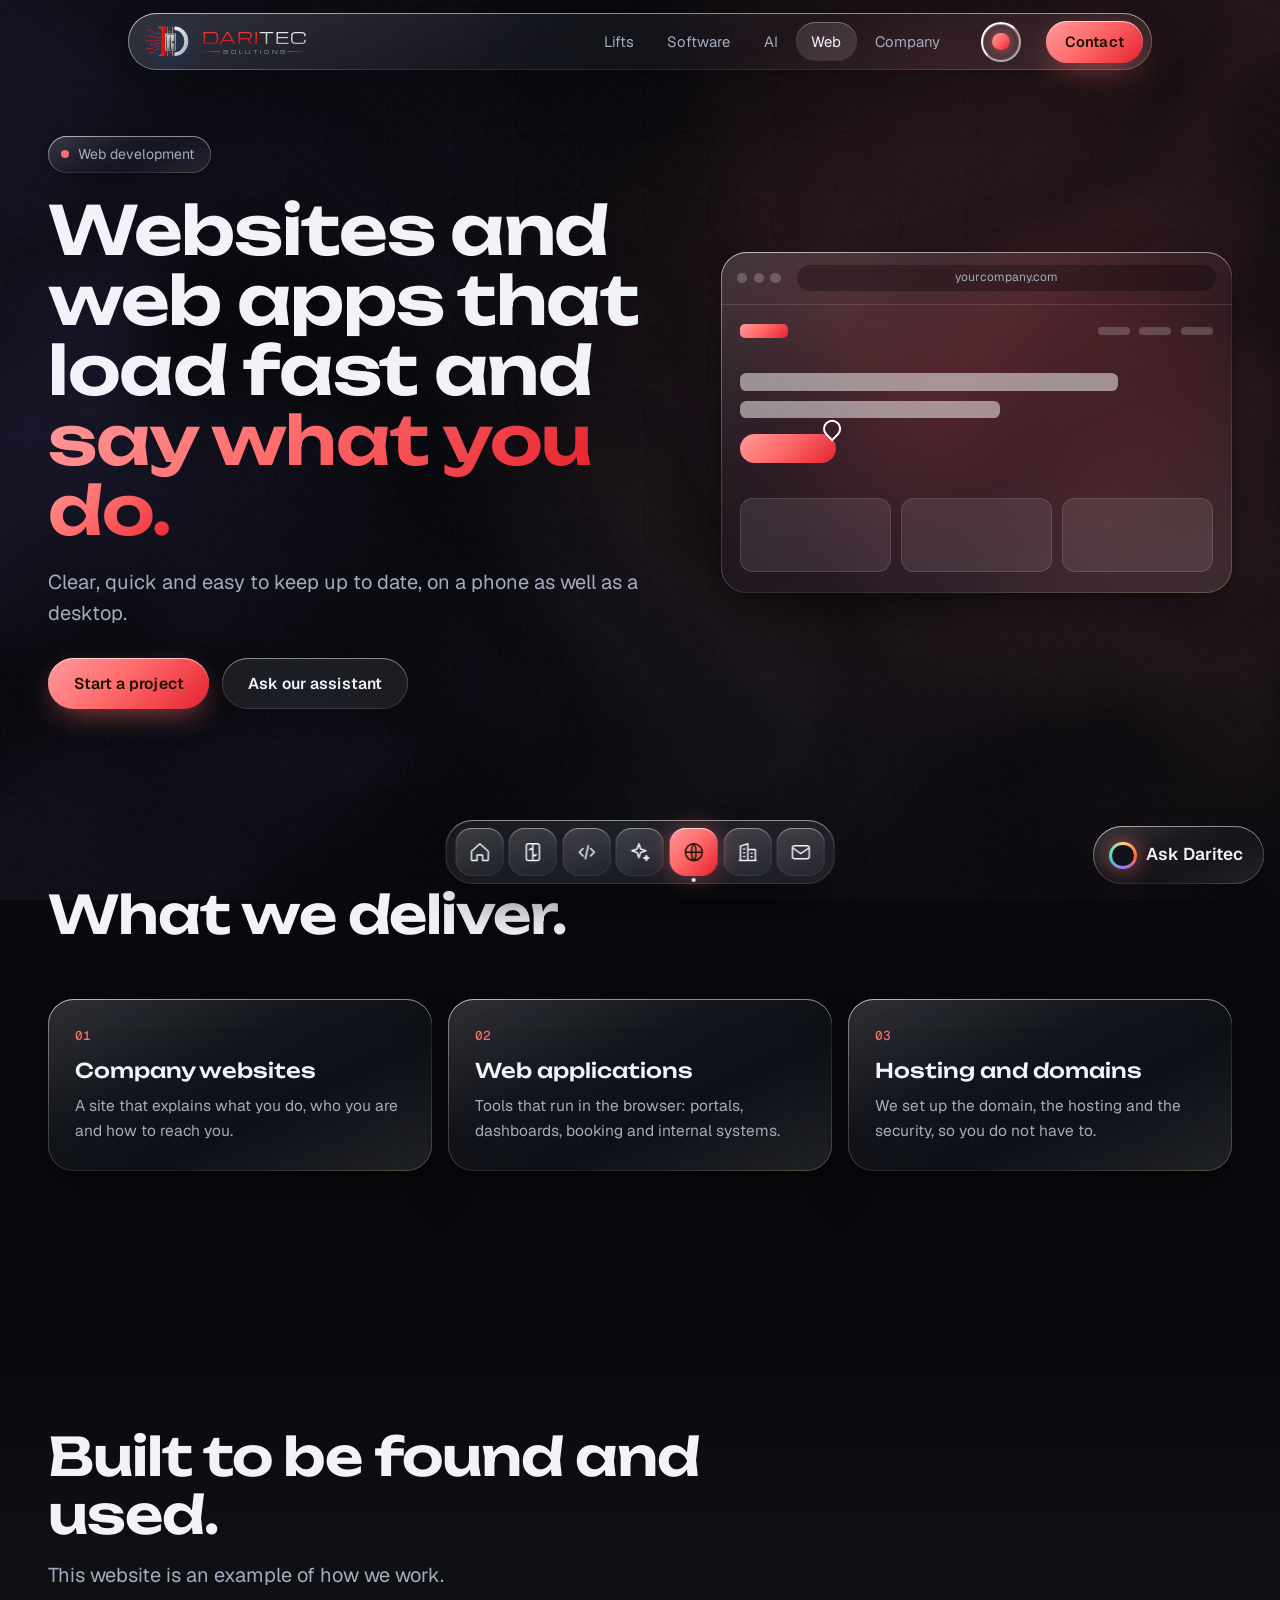
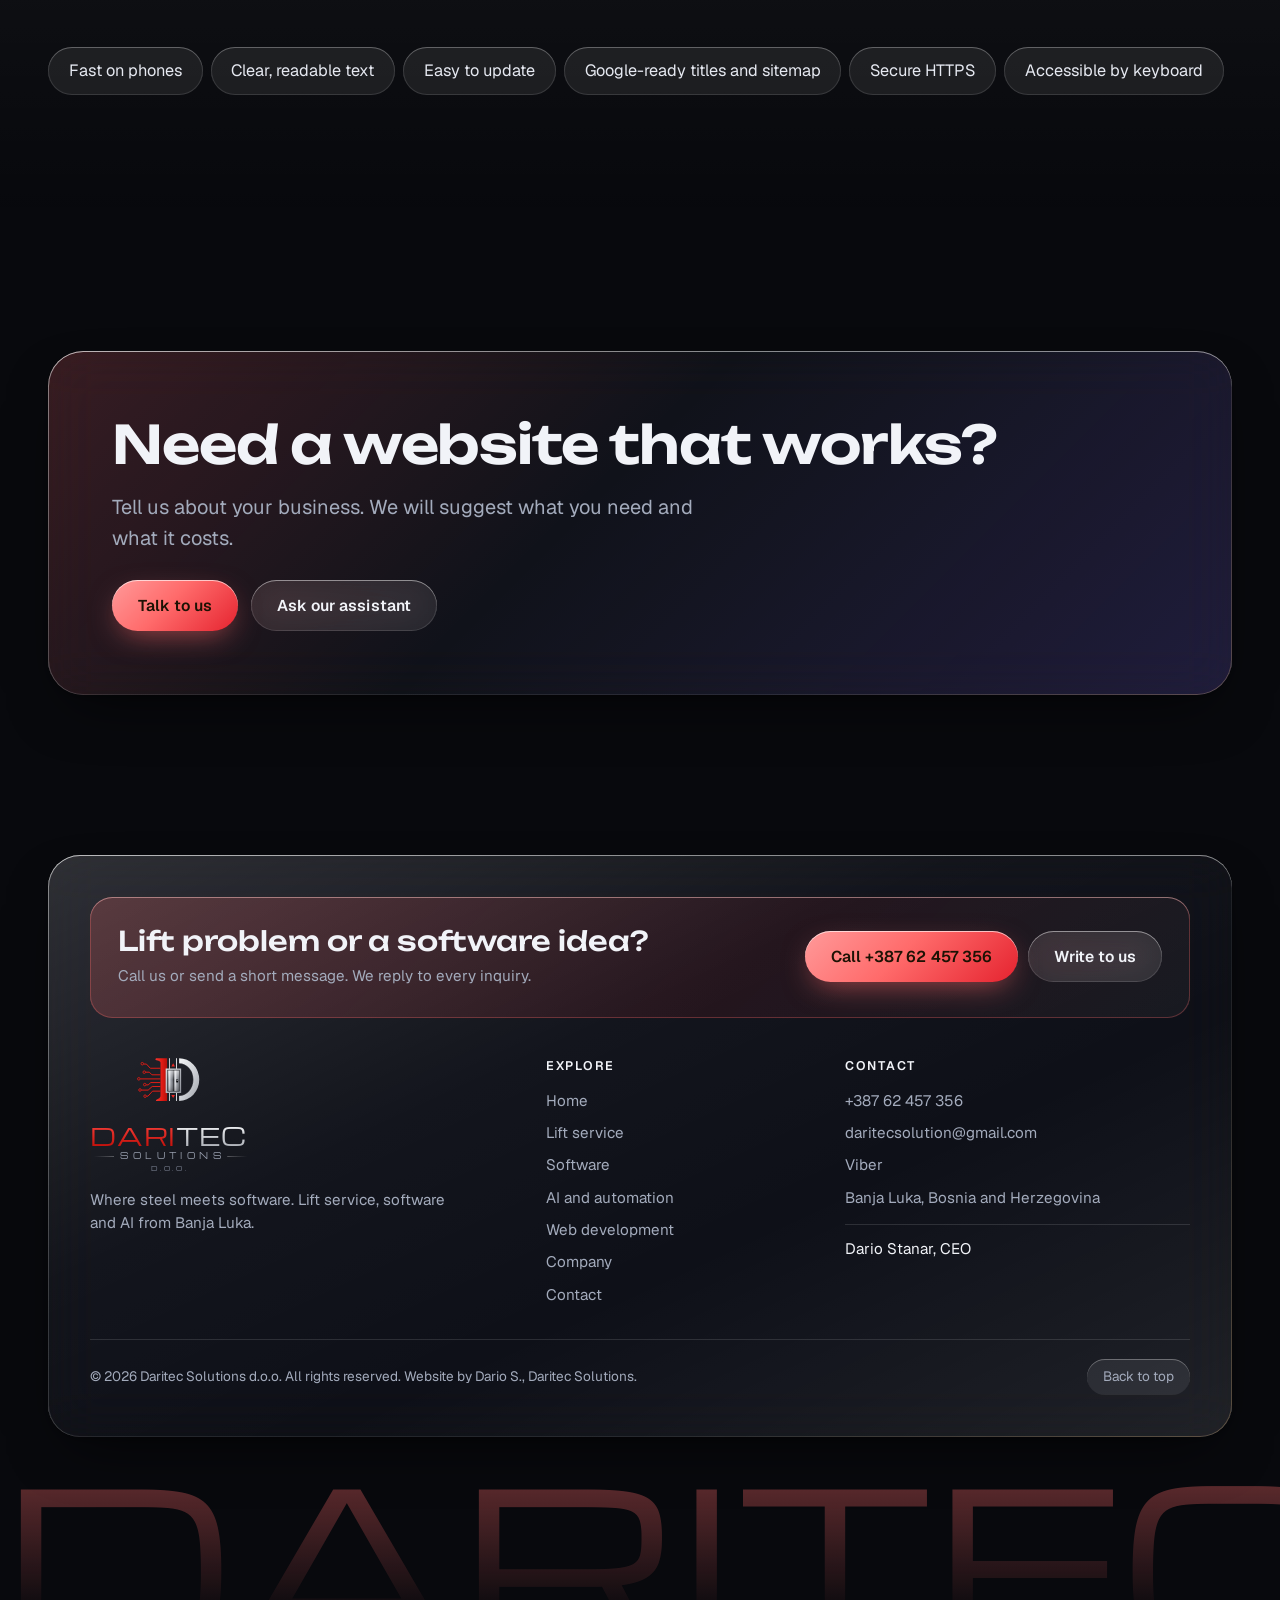
<file: web.html>
<!doctype html>
<html lang="en">
<head>
  <meta charset="utf-8" />
<meta name="viewport" content="width=device-width, initial-scale=1, viewport-fit=cover" />
<meta name="theme-color" content="#08090d" />
<meta name="color-scheme" content="dark" />
<meta name="author" content="Dario S., Daritec Solutions" />
  <link rel="icon" href="/favicon.ico" sizes="any" />
<link rel="icon" type="image/png" sizes="48x48" href="/favicon-48.png" />
<link rel="icon" type="image/png" sizes="192x192" href="/favicon-192.png" />
<link rel="apple-touch-icon" href="/apple-touch-icon.png" />
<meta property="og:type" content="website" />
<meta property="og:site_name" content="Daritec Solutions" />
<meta property="og:image" content="https://daritecsolutions.com/og.png" />
<meta name="twitter:card" content="summary_large_image" />
<script>document.documentElement.classList.add('js');try{var t=localStorage.getItem('dt-theme');if(t)document.documentElement.setAttribute('data-theme',t)}catch(e){}try{if(sessionStorage.getItem('dt-doors')){document.documentElement.classList.add('doors-closed')}}catch(e){}setTimeout(function(){if(!window.__dtReady)document.documentElement.classList.add('no-anim')},4000)</script>
  <title>Web development | Daritec Solutions</title>
  <meta name="description" content="Company websites, web applications, hosting and domains from Daritec Solutions in Banja Luka. Fast, clear and easy to keep up to date." />
  <link rel="canonical" href="https://daritecsolutions.com/web.html" />
  <meta property="og:title" content="Web development | Daritec Solutions" />
  <meta property="og:description" content="Company websites, web applications, hosting and domains from Daritec Solutions in Banja Luka. Fast, clear and easy to keep up to date." />
  <meta property="og:url" content="https://daritecsolutions.com/web.html" />
  <script type="module" crossorigin src="/main-DDz_1dAH.js"></script>
  <link rel="stylesheet" crossorigin href="/main-Cq7RVBLX.css">
<link rel="preload" as="font" type="font/woff2" crossorigin href="/geist-latin-wght-normal-BgDaEnEv.woff2"><link rel="preload" as="font" type="font/woff2" crossorigin href="/unbounded-latin-wght-normal-D5afBTBx.woff2"></head>
<body data-page="web">
  <svg width="0" height="0" style="position:absolute" aria-hidden="true" focusable="false"><symbol id="dmark" viewBox="0 0 1150 830">
<defs>
<linearGradient id="dm-b" x1="0" x2="1"><stop offset="0" style="stop-color:hsl(var(--lh) 91% 57%)"/><stop offset=".55" style="stop-color:hsl(var(--lh) 83% 48%)"/><stop offset="1" style="stop-color:hsl(var(--lh) 90% 38%)"/></linearGradient>
<linearGradient id="dm-bt" x1="0" x2="1"><stop offset="0" style="stop-color:hsl(var(--lh) 88% 44%)"/><stop offset="1" style="stop-color:hsl(var(--lh) 90% 57%)"/></linearGradient>
<linearGradient id="dm-s" x1="0" y1="0" x2="1" y2="1"><stop offset="0" stop-color="#f4f5f7"/><stop offset=".5" stop-color="#cfd2d7"/><stop offset="1" stop-color="#9ea2a9"/></linearGradient>
<linearGradient id="dm-r" x1="0" x2="1"><stop offset="0" stop-color="#8c9097"/><stop offset=".5" stop-color="#e9eaed"/><stop offset="1" stop-color="#9a9ea5"/></linearGradient>
<linearGradient id="dm-f" x1="0" y1="0" x2="1" y2="1"><stop offset="0" stop-color="#d9dbdf"/><stop offset="1" stop-color="#8d9199"/></linearGradient>
<linearGradient id="dm-d" x1="0" x2="1"><stop offset="0" stop-color="#6e7279"/><stop offset=".35" stop-color="#d9dbdf"/><stop offset=".6" stop-color="#9da1a8"/><stop offset="1" stop-color="#6a6e75"/></linearGradient>
<linearGradient id="dm-dv" x1="0" y1="0" x2="0" y2="1"><stop offset="0" stop-color="#fff" stop-opacity=".55"/><stop offset=".45" stop-color="#fff" stop-opacity="0"/><stop offset="1" stop-color="#000" stop-opacity=".25"/></linearGradient>
</defs>
<g fill="none" style="stroke:hsl(var(--lh) 82% 49%)" stroke-width="17" stroke-linejoin="round" stroke-linecap="butt">
<path d="M148 138H195L262 210H432"/><path d="M181 277H245L290 322H432"/><path d="M90 392H432"/>
<path d="M191 495H225L270 455H432"/><path d="M108 584H225L295 522H432"/><path d="M196 688H222L300 602H432"/>
</g>
<g fill="none" style="stroke:hsl(var(--lh) 82% 48%)" stroke-width="15">
<circle cx="125" cy="132" r="22"/><circle cx="158" cy="277" r="22"/><circle cx="65" cy="391" r="22"/>
<circle cx="167" cy="490" r="22"/><circle cx="85" cy="582" r="22"/><circle cx="172" cy="688" r="22"/>
</g>
<path fill="url(#dm-b)" d="M360 38H550V770H368Q354 768 360 754Q430 724 436 690V112Q432 82 352 68Q348 50 360 38Z"/>
<rect x="581" y="38" width="16" height="732" fill="url(#dm-r)"/><rect x="703" y="38" width="16" height="732" fill="url(#dm-r)"/>
<path style="fill:hsl(var(--lh) 87% 54%)" d="M622 180H684L653 125Z"/><path style="fill:hsl(var(--lh) 87% 54%)" d="M622 668H684L653 718Z"/>
<path fill="url(#dm-s)" d="M755 38A345 366 0 0 1 755 770V685A245 281 0 0 0 755 123Z"/>
<path fill="none" stroke="#fff" stroke-opacity=".8" stroke-width="3" d="M755 123A245 281 0 0 1 755 685"/>
<rect x="525" y="213" width="265" height="419" rx="3" fill="url(#dm-f)"/>
<rect x="553" y="238" width="210" height="369" fill="#0c0d10"/>
<rect x="560" y="248" width="90" height="352" fill="url(#dm-d)"/><rect x="660" y="248" width="95" height="352" fill="url(#dm-d)"/>
<rect x="560" y="248" width="195" height="352" fill="url(#dm-dv)"/>
<rect x="705" y="398" width="34" height="56" rx="8" fill="#0c0d10"/><rect x="712" y="408" width="20" height="14" rx="4" fill="#cfd2d7"/>
</symbol></svg>
<a class="skip" href="#main">Skip to content</a>
<div class="doors" id="doors" aria-hidden="true">
  <div class="doors__panel doors__panel--l"></div>
  <div class="doors__panel doors__panel--r"></div>
  <div class="doors__led"><b id="doorsFloor">Web</b><i></i></div>
</div>
<canvas class="bgfx" id="bgfx" aria-hidden="true"></canvas>
<div class="bgfx-fallback" aria-hidden="true"></div>
<div class="progress" aria-hidden="true"><i id="progressBar"></i></div>
<header class="bar" id="bar">
  <div class="bar__pill glass">
    <a class="brand" href="/" aria-label="Daritec Solutions, home">
      <svg class="brand__mark" viewBox="0 0 1150 830" aria-hidden="true"><use href="#dmark"/></svg>
      <span class="wm wm--sm" aria-label="Daritec Solutions"><span class="wm__t"><span class="wm__d">Dari</span><span class="wm__s">tec</span></span><span class="wm__sub">Solutions</span></span>
    </a>
    <nav class="bar__links" aria-label="Main"><a href="/lifts.html">Lifts</a><a href="/software.html">Software</a><a href="/ai.html">AI</a><a href="/web.html" aria-current="page">Web</a><a href="/company.html">Company</a></nav>
    <div class="theme" id="theme"><button class="theme__btn" id="themeBtn" type="button" aria-label="Change colour theme" aria-expanded="false" aria-controls="themePop"><i></i></button><div class="theme__pop" id="themePop" role="group" aria-label="Colour theme"></div></div>
    <a class="btn btn--amber btn--sm bar__cta" href="/contact.html" data-magnetic><span>Contact</span></a>
    <button class="bar__menu" id="menuBtn" type="button" aria-expanded="false" aria-controls="menu"><span class="sr">Menu</span><i></i><i></i></button>
  </div>
</header>
<div class="menu" id="menu" hidden>
  <nav class="menu__list" aria-label="All pages"><a href="/"><i class="menu__ic"><svg viewBox="0 0 24 24" fill="none" stroke="currentColor" stroke-width="1.6" stroke-linecap="round" stroke-linejoin="round" aria-hidden="true"><path d="M3 11l9-8 9 8v9a1 1 0 0 1-1 1h-5v-6H9v6H4a1 1 0 0 1-1-1z"/></svg></i><span><b>Home</b><small>Start page</small></span></a><a href="/lifts.html"><i class="menu__ic"><svg viewBox="0 0 24 24" fill="none" stroke="currentColor" stroke-width="1.6" stroke-linecap="round" stroke-linejoin="round" aria-hidden="true"><rect x="5" y="3" width="14" height="18" rx="2.2"/><path d="M12 3v18M8.4 9.4 10 8l1.2 1.4M15.6 14.6 14 16l-1.2-1.4"/></svg></i><span><b>Lift service</b><small>Service, repair and modernisation</small></span></a><a href="/software.html"><i class="menu__ic"><svg viewBox="0 0 24 24" fill="none" stroke="currentColor" stroke-width="1.6" stroke-linecap="round" stroke-linejoin="round" aria-hidden="true"><path d="M8 8l-4 4 4 4M16 8l4 4-4 4M13.6 5 10.4 19"/></svg></i><span><b>Software</b><small>Custom software engineering</small></span></a><a href="/ai.html"><i class="menu__ic"><svg viewBox="0 0 24 24" fill="none" stroke="currentColor" stroke-width="1.6" stroke-linecap="round" stroke-linejoin="round" aria-hidden="true"><path d="M11 3l1.9 5.6L18.5 10.5 12.9 12.4 11 18l-1.9-5.6L3.5 10.5l5.6-1.9zM19 15.5l.7 2 2 .7-2 .7-.7 2-.7-2-2-.7 2-.7z"/></svg></i><span><b>AI and automation</b><small>AI models and automation</small></span></a><a href="/web.html" aria-current="page"><i class="menu__ic"><svg viewBox="0 0 24 24" fill="none" stroke="currentColor" stroke-width="1.6" stroke-linecap="round" stroke-linejoin="round" aria-hidden="true"><circle cx="12" cy="12" r="9"/><path d="M3 12h18M12 3c3.2 3.2 3.2 14.8 0 18M12 3c-3.2 3.2-3.2 14.8 0 18"/></svg></i><span><b>Web development</b><small>Websites and web apps</small></span></a><a href="/company.html"><i class="menu__ic"><svg viewBox="0 0 24 24" fill="none" stroke="currentColor" stroke-width="1.6" stroke-linecap="round" stroke-linejoin="round" aria-hidden="true"><path d="M4 21V5.5L12 3v18M12 9h8v12M7.5 8.5h1M7.5 12.5h1M7.5 16.5h1M15.5 13h1M15.5 17h1M3 21h18"/></svg></i><span><b>Company</b><small>About us and partners</small></span></a><a href="/contact.html"><i class="menu__ic"><svg viewBox="0 0 24 24" fill="none" stroke="currentColor" stroke-width="1.6" stroke-linecap="round" stroke-linejoin="round" aria-hidden="true"><rect x="3" y="5" width="18" height="14" rx="2.4"/><path d="M3.5 7.5 12 13.5l8.5-6"/></svg></i><span><b>Contact</b><small>Call, write or visit</small></span></a></nav>
  <p class="menu__meta">+387 62 457 356<br />daritecsolution@gmail.com</p>
</div>
<nav class="dock" id="dock" aria-label="Quick navigation">
  <a href="/" aria-label="Home"><svg viewBox="0 0 24 24" fill="none" stroke="currentColor" stroke-width="1.6" stroke-linecap="round" stroke-linejoin="round" aria-hidden="true"><path d="M3 11l9-8 9 8v9a1 1 0 0 1-1 1h-5v-6H9v6H4a1 1 0 0 1-1-1z"/></svg><span>Home</span></a><a href="/lifts.html" aria-label="Lift service"><svg viewBox="0 0 24 24" fill="none" stroke="currentColor" stroke-width="1.6" stroke-linecap="round" stroke-linejoin="round" aria-hidden="true"><rect x="5" y="3" width="14" height="18" rx="2.2"/><path d="M12 3v18M8.4 9.4 10 8l1.2 1.4M15.6 14.6 14 16l-1.2-1.4"/></svg><span>Lift service</span></a><a href="/software.html" aria-label="Software"><svg viewBox="0 0 24 24" fill="none" stroke="currentColor" stroke-width="1.6" stroke-linecap="round" stroke-linejoin="round" aria-hidden="true"><path d="M8 8l-4 4 4 4M16 8l4 4-4 4M13.6 5 10.4 19"/></svg><span>Software</span></a><a href="/ai.html" aria-label="AI and automation"><svg viewBox="0 0 24 24" fill="none" stroke="currentColor" stroke-width="1.6" stroke-linecap="round" stroke-linejoin="round" aria-hidden="true"><path d="M11 3l1.9 5.6L18.5 10.5 12.9 12.4 11 18l-1.9-5.6L3.5 10.5l5.6-1.9zM19 15.5l.7 2 2 .7-2 .7-.7 2-.7-2-2-.7 2-.7z"/></svg><span>AI and automation</span></a><a href="/web.html" aria-current="page" aria-label="Web development"><svg viewBox="0 0 24 24" fill="none" stroke="currentColor" stroke-width="1.6" stroke-linecap="round" stroke-linejoin="round" aria-hidden="true"><circle cx="12" cy="12" r="9"/><path d="M3 12h18M12 3c3.2 3.2 3.2 14.8 0 18M12 3c-3.2 3.2-3.2 14.8 0 18"/></svg><span>Web development</span></a><a href="/company.html" aria-label="Company"><svg viewBox="0 0 24 24" fill="none" stroke="currentColor" stroke-width="1.6" stroke-linecap="round" stroke-linejoin="round" aria-hidden="true"><path d="M4 21V5.5L12 3v18M12 9h8v12M7.5 8.5h1M7.5 12.5h1M7.5 16.5h1M15.5 13h1M15.5 17h1M3 21h18"/></svg><span>Company</span></a><a href="/contact.html" aria-label="Contact"><svg viewBox="0 0 24 24" fill="none" stroke="currentColor" stroke-width="1.6" stroke-linecap="round" stroke-linejoin="round" aria-hidden="true"><rect x="3" y="5" width="18" height="14" rx="2.4"/><path d="M3.5 7.5 12 13.5l8.5-6"/></svg><span>Contact</span></a>
</nav>
  <main id="main">
    <section class="phero" id="top" aria-labelledby="h-hero">
      <div class="wrap phero__grid">
        <div class="phero__copy">
          <p class="pill glass" data-reveal><i class="dot"></i>Web development</p>
          <h1 id="h-hero" class="phero__title" data-split="hero">Websites and web apps that load fast and <em>say what you do.</em></h1>
          <p class="lede" data-reveal>Clear, quick and easy to keep up to date, on a phone as well as a desktop.</p>
          <p class="hero__cta" data-reveal>
            <a class="btn btn--amber" href="/contact.html" data-magnetic><span>Start a project</span></a>
            <button class="btn btn--glass" type="button" data-open-chat data-magnetic><span>Ask our assistant</span></button>
          </p>
        </div>
        <div class="phero__vis" aria-hidden="true"><div class="browser glass" data-glass>
  <p class="browser__bar"><i></i><i></i><i></i><span>yourcompany.com</span></p>
  <div class="browser__page">
    <div class="b-nav"><b></b><i></i><i></i><i></i></div>
    <div class="b-hero"><u></u><u></u><s></s></div>
    <div class="b-cards"><i></i><i></i><i></i></div>
    <span class="b-ptr"></span>
  </div>
</div></div>
      </div>
    </section>
    <section class="sec " id="offer" aria-labelledby="h-offer">
      <div class="wrap">
        <header class="sec__head"><h2 id="h-offer" data-split>What we deliver.</h2></header>
        <div class="cards" data-stagger><article class="card glass" data-glass data-tilt><b class="card__n">01</b><h3>Company websites</h3><p>A site that explains what you do, who you are and how to reach you.</p></article><article class="card glass" data-glass data-tilt><b class="card__n">02</b><h3>Web applications</h3><p>Tools that run in the browser: portals, dashboards, booking and internal systems.</p></article><article class="card glass" data-glass data-tilt><b class="card__n">03</b><h3>Hosting and domains</h3><p>We set up the domain, the hosting and the security, so you do not have to.</p></article></div>
      </div>
    </section>
    <section class="sec sec--alt" id="quality" aria-labelledby="h-quality">
      <div class="wrap">
        <header class="sec__head"><h2 id="h-quality" data-split>Built to be found and used.</h2><p class="lede" data-reveal>This website is an example of how we work.</p></header>
        <ul class="chips chips--lg" data-stagger><li>Fast on phones</li><li>Clear, readable text</li><li>Easy to update</li><li>Google-ready titles and sitemap</li><li>Secure HTTPS</li><li>Accessible by keyboard</li></ul>
      </div>
    </section>
    <section class="sec sec--cta" aria-labelledby="h-cta">
      <div class="wrap">
        <div class="cta glass" data-glass>
          <h2 id="h-cta" data-split>Need a website that works?</h2>
          <p class="lede">Tell us about your business. We will suggest what you need and what it costs.</p>
          <p class="cta__row">
            <a class="btn btn--amber" href="/contact.html" data-magnetic><span>Talk to us</span></a>
            <button class="btn btn--glass" type="button" data-open-chat data-magnetic><span>Ask our assistant</span></button>
          </p>
        </div>
      </div>
    </section>
  </main>
  <footer class="foot" id="foot">
  <div class="wrap">
    <div class="foot__panel glass" data-glass>
      <div class="foot__cta">
        <div>
          <h2 class="foot__cta-title">Lift problem or a software idea?</h2>
          <p>Call us or send a short message. We reply to every inquiry.</p>
        </div>
        <div class="foot__cta-btns">
          <a class="btn btn--amber" href="tel:+38762457356"><span>Call +387 62 457 356</span></a>
          <a class="btn btn--glass" href="/contact.html"><span>Write to us</span></a>
        </div>
      </div>
      <div class="foot__top">
        <div class="foot__brand">
          <div class="foot__lock"><svg class="foot__mark" viewBox="0 0 1150 830" aria-hidden="true"><use href="#dmark"/></svg>
          <p class="foot__name"><span class="wm " aria-label="Daritec Solutions"><span class="wm__t"><span class="wm__d">Dari</span><span class="wm__s">tec</span></span><span class="wm__sub">Solutions</span><span class="wm__llc">d.o.o.</span></span></p></div>
          <p class="foot__tag">Where steel meets software. Lift service, software and AI from Banja Luka.</p>
        </div>
        <nav class="foot__col" aria-label="Footer">
          <h3>Explore</h3>
          <a href="/">Home</a><a href="/lifts.html">Lift service</a><a href="/software.html">Software</a><a href="/ai.html">AI and automation</a><a href="/web.html">Web development</a><a href="/company.html">Company</a><a href="/contact.html">Contact</a>
        </nav>
        <address class="foot__col foot__contact">
          <h3>Contact</h3>
          <a href="tel:+38762457356">+387 62 457 356</a>
          <a href="mailto:daritecsolution@gmail.com">daritecsolution@gmail.com</a>
          <a href="viber://chat?number=%2B38762457356" rel="noopener">Viber</a>
          <span>Banja Luka, Bosnia and Herzegovina</span>
          <span class="foot__ceo">Dario Stanar, CEO</span>
        </address>
      </div>
      <div class="foot__bottom">
        <p>&copy; <span id="year">2026</span> Daritec Solutions d.o.o. All rights reserved. Website by Dario S., Daritec Solutions.</p>
        <a href="#top" class="foot__top-link">Back to top</a>
      </div>
    </div>
  </div>
  <p class="foot__giant" aria-hidden="true">DARITEC</p>
</footer>
</body>
</html>
</file>
<file: main-Cq7RVBLX.css>
@font-face{font-family:Michroma;font-style:normal;font-display:swap;font-weight:400;src:url(/michroma-latin-400-normal-4gS0VCia.woff2)format("woff2")}@font-face{font-family:Unbounded Variable;font-style:normal;font-display:swap;font-weight:200 900;src:url(/unbounded-latin-ext-wght-normal-D6H-S6MW.woff2)format("woff2-variations");unicode-range:U+100-2BA,U+2BD-2C5,U+2C7-2CC,U+2CE-2D7,U+2DD-2FF,U+304,U+308,U+329,U+1D00-1DBF,U+1E00-1E9F,U+1EF2-1EFF,U+2020,U+20A0-20AB,U+20AD-20C0,U+2113,U+2C60-2C7F,U+A720-A7FF}@font-face{font-family:Unbounded Variable;font-style:normal;font-display:swap;font-weight:200 900;src:url(/unbounded-latin-wght-normal-D5afBTBx.woff2)format("woff2-variations");unicode-range:U+??,U+131,U+152-153,U+2BB-2BC,U+2C6,U+2DA,U+2DC,U+304,U+308,U+329,U+2000-206F,U+20AC,U+2122,U+2191,U+2193,U+2212,U+2215,U+FEFF,U+FFFD}@font-face{font-family:Geist Variable;font-style:normal;font-display:swap;font-weight:100 900;src:url(/geist-latin-ext-wght-normal-DC-KSUi6.woff2)format("woff2-variations");unicode-range:U+100-2BA,U+2BD-2C5,U+2C7-2CC,U+2CE-2D7,U+2DD-2FF,U+304,U+308,U+329,U+1D00-1DBF,U+1E00-1E9F,U+1EF2-1EFF,U+2020,U+20A0-20AB,U+20AD-20C0,U+2113,U+2C60-2C7F,U+A720-A7FF}@font-face{font-family:Geist Variable;font-style:normal;font-display:swap;font-weight:100 900;src:url(/geist-latin-wght-normal-BgDaEnEv.woff2)format("woff2-variations");unicode-range:U+??,U+131,U+152-153,U+2BB-2BC,U+2C6,U+2DA,U+2DC,U+304,U+308,U+329,U+2000-206F,U+20AC,U+2122,U+2191,U+2193,U+2212,U+2215,U+FEFF,U+FFFD}@font-face{font-family:Geist Mono Variable;font-style:normal;font-display:swap;font-weight:100 900;src:url(/geist-mono-latin-ext-wght-normal-Bwz-egvJ.woff2)format("woff2-variations");unicode-range:U+100-2BA,U+2BD-2C5,U+2C7-2CC,U+2CE-2D7,U+2DD-2FF,U+304,U+308,U+329,U+1D00-1DBF,U+1E00-1E9F,U+1EF2-1EFF,U+2020,U+20A0-20AB,U+20AD-20C0,U+2113,U+2C60-2C7F,U+A720-A7FF}@font-face{font-family:Geist Mono Variable;font-style:normal;font-display:swap;font-weight:100 900;src:url(/geist-mono-latin-wght-normal-XN7g48iV.woff2)format("woff2-variations");unicode-range:U+??,U+131,U+152-153,U+2BB-2BC,U+2C6,U+2DA,U+2DC,U+304,U+308,U+329,U+2000-206F,U+20AC,U+2122,U+2191,U+2193,U+2212,U+2215,U+FEFF,U+FFFD}:root{--ink:#08090d;--ink-2:#0e1015;--frost:#f1f3f8;--mist:#a3abbc;--line:#ffffff1f;--amber:#ffb53b;--ember:#ff6a3a;--violet:#9279ff;--mint:#36e2c0;--lt:#ffd27a;--amber-grad:linear-gradient(135deg, var(--lt) 0%, var(--amber) 45%, var(--ember) 100%);--display:"Unbounded Variable", "Unbounded", system-ui, sans-serif;--sans:"Geist Variable", "Geist", system-ui, -apple-system, "Segoe UI", sans-serif;--mono:"Geist Mono Variable", "Geist Mono", ui-monospace, Menlo, monospace;--ease:cubic-bezier(.22, 1, .36, 1);--pad:clamp(1.1rem, 4vw, 3rem);--max:76rem}*,:before,:after{box-sizing:border-box}html{-webkit-text-size-adjust:100%;overscroll-behavior-x:none;scroll-behavior:auto;max-width:100%;overflow-x:hidden}body{touch-action:pan-y pinch-zoom;background:var(--ink);max-width:100vw;min-height:100svh;color:var(--frost);font-family:var(--sans);-webkit-font-smoothing:antialiased;text-rendering:optimizelegibility;margin:0;font-size:clamp(1rem,.96rem + .2vw,1.075rem);line-height:1.6;overflow-x:hidden}img,svg{max-width:100%;display:block}a{color:inherit;text-decoration:none}button{font:inherit;color:inherit;cursor:pointer}h1,h2,h3,p{margin:0}ul,ol{margin:0;padding:0;list-style:none}address{font-style:normal}.sr{clip:rect(0 0 0 0);white-space:nowrap;width:1px;height:1px;position:absolute;overflow:hidden}.skip{z-index:200;background:var(--amber);color:#1a1206;border-radius:.8rem;padding:.7rem 1rem;font-weight:600;transition:top .2s;position:fixed;top:-4rem;left:1rem}.skip:focus{top:1rem}:focus-visible{outline:2px solid var(--amber);outline-offset:3px;border-radius:.6rem}::selection{background:var(--amber);color:#1a1206}.wrap{width:min(100% - 2 * var(--pad), var(--max));margin-inline-start:auto;margin-inline-end:auto}.bgfx{z-index:-3;width:100%;max-width:100vw;height:100%;display:block;position:fixed;top:0;bottom:0;left:0;right:0}.bgfx-fallback{z-index:-4;background:radial-gradient(60rem 40rem at 85% -10%, rgba(var(--ac-rgb), .22), transparent 60%), radial-gradient(50rem 40rem at -10% 30%, #9279ff33, transparent 60%), radial-gradient(50rem 40rem at 60% 110%, #36e2c01f, transparent 60%), var(--ink);position:fixed;top:0;bottom:0;left:0;right:0}body:after{content:"";z-index:-2;pointer-events:none;opacity:.5;background-image:linear-gradient(#ffffff09 1px,#0000 1px),linear-gradient(90deg,#ffffff09 1px,#0000 1px);background-size:64px 64px;position:fixed;top:0;bottom:0;left:0;right:0;-webkit-mask-image:radial-gradient(at 50% 30%,#000 20%,#0000 75%);mask-image:radial-gradient(at 50% 30%,#000 20%,#0000 75%)}.progress{z-index:120;pointer-events:none;height:2px;position:fixed;top:0;left:0;right:0}.progress i{transform-origin:0;background:var(--amber-grad);width:100%;height:100%;display:block;transform:scaleX(0)}.glass{--r:1.6rem;isolation:isolate;border-radius:var(--r);-webkit-backdrop-filter:blur(26px)saturate(180%)brightness(1.05);backdrop-filter:blur(26px)saturate(180%)brightness(1.05);background:linear-gradient(155deg,#ffffff29 0%,#ffffff0d 38%,#ffffff08 62%,#ffffff1a 100%);position:relative;box-shadow:inset 0 1px #ffffff80,inset 0 -1px #ffffff14,inset 1px 0 #ffffff24,inset -1px 0 #ffffff0f,0 24px 60px -24px #000000bf,0 2px 6px #00000040}.glass:before{content:"";border-radius:inherit;z-index:-1;pointer-events:none;background:radial-gradient(22rem circle at var(--mx,50%) var(--my,0%), #ffffff42, #ffbe6e14 38%, transparent 62%);opacity:0;transition:opacity .45s var(--ease);position:absolute;top:0;bottom:0;left:0;right:0}.glass.is-lit:before{opacity:1}.glass:after{content:"";border-radius:inherit;pointer-events:none;-webkit-mask-composite:xor;opacity:.55;background:linear-gradient(140deg,#ffffffa6,#ffffff0a 30%,#ffffff05 70%,#ffbe6e66);padding:1px;position:absolute;top:0;bottom:0;left:0;right:0;-webkit-mask-image:linear-gradient(#000 0 0),linear-gradient(#000 0 0);-webkit-mask-position:0 0,0 0;-webkit-mask-size:auto,auto;-webkit-mask-repeat:repeat,repeat;-webkit-mask-clip:content-box,border-box;-webkit-mask-origin:content-box,border-box;-webkit-mask-composite:xor;mask-composite:exclude;-webkit-mask-source-type:auto,auto;mask-mode:match-source,match-source}.btn{letter-spacing:.005em;white-space:nowrap;min-height:3.2rem;transition:transform .35s var(--ease), box-shadow .35s var(--ease), background .35s;will-change:transform;border:0;border-radius:999px;justify-content:center;align-items:center;gap:.6rem;padding:.8rem 1.6rem;font-size:.98rem;font-weight:600;display:inline-flex;position:relative;overflow:hidden}.btn span{z-index:1;position:relative}.btn--amber{color:#1d1204;background:var(--amber-grad);box-shadow:inset 0 1px 0 #ffffffa6, 0 10px 30px -8px rgba(var(--ac-rgb), .6)}.btn--amber:hover{box-shadow:inset 0 1px 0 #fffc, 0 16px 40px -8px rgba(var(--ac-rgb), .85)}.btn--glass{color:var(--frost);-webkit-backdrop-filter:blur(18px)saturate(160%);backdrop-filter:blur(18px)saturate(160%);background:#ffffff14;box-shadow:inset 0 1px #fff6,inset 0 0 0 1px #ffffff1f}.btn--glass:hover{background:#ffffff29}.btn--sm{min-height:2.6rem;padding:.5rem 1.2rem;font-size:.92rem}.btn--wide{width:100%}.btn:after{content:"";border-radius:inherit;transition:transform .7s var(--ease);pointer-events:none;background:linear-gradient(110deg,#0000 30%,#ffffff73 50%,#0000 70%);position:absolute;top:0;bottom:0;left:0;right:0;transform:translate(-120%)}.btn:hover:after{transform:translate(120%)}.pill{--r:999px;color:var(--mist);align-items:center;gap:.6rem;padding:.45rem 1rem .45rem .8rem;font-size:.88rem;display:inline-flex}.dot{background:var(--amber);width:.5rem;height:.5rem;box-shadow:0 0 0 0 rgba(var(--ac-rgb), .6);border-radius:50%;animation:2.4s infinite ping}@keyframes ping{0%{box-shadow:0 0 0 0 rgba(var(--ac-rgb), .55)}70%{box-shadow:0 0 0 .6rem rgba(var(--ac-rgb), 0)}to{box-shadow:0 0 0 0 rgba(var(--ac-rgb), 0)}}.chips{flex-wrap:wrap;gap:.5rem;display:flex}.chips li{color:#e6e9f1;background:#ffffff12;border-radius:999px;padding:.35rem .85rem;font-size:.88rem;box-shadow:inset 0 0 0 1px #ffffff1f,inset 0 1px #fff3}.chips--lg li{padding:.7rem 1.3rem;font-size:1.02rem}.lede{color:var(--mist);max-width:38rem;font-size:clamp(1.05rem,1rem + .35vw,1.25rem);line-height:1.55}em{background:var(--amber-grad);color:#0000;-webkit-background-clip:text;background-clip:text;font-style:normal}.doors{z-index:300;pointer-events:none;visibility:hidden;position:fixed;top:0;bottom:0;left:0;right:0}.doors__panel{background:linear-gradient(120deg,#1b1e27 0%,#0d0f14 55%,#171a22 100%);width:50.5%;position:absolute;top:0;bottom:0;box-shadow:inset 0 0 0 1px #ffffff14,inset 0 1px #fff3}.doors__panel:before{content:"";background:linear-gradient(100deg,#0000 20%,#ffffff17 38%,#0000 52%);position:absolute;top:0;bottom:0;left:0;right:0}.doors__panel--l{left:0}.doors__panel--r{right:0}.doors__panel--l:after,.doors__panel--r:after{content:"";width:3px;box-shadow:0 0 22px rgba(var(--ac-rgb), .9);background:linear-gradient(#ffe3a8,#ffb53b,#ff6a3a);position:absolute;top:0;bottom:0}.doors__panel--l:after{right:0}.doors__panel--r:after{left:0}.doors__led{opacity:0;font-family:var(--mono);color:var(--amber);background:#050608;border-radius:.9rem;align-items:center;gap:.7rem;padding:.5rem 1rem;display:flex;position:absolute;top:2rem;left:50%;transform:translate(-50%);box-shadow:inset 0 0 0 1px #ffffff1f}.doors__led b{letter-spacing:.08em;text-transform:uppercase;text-shadow:0 0 14px rgba(var(--ac-rgb), .9);font-size:1.1rem;font-weight:600}.doors__led i{border-inline-start:.5rem solid #0000;border-inline-end:.5rem solid #0000;border-bottom:.8rem solid var(--amber);width:0;height:0;filter:drop-shadow(0 0 6px rgba(var(--ac-rgb), .9))}.doors-closed .doors{visibility:visible}.doors-closed .doors__led{opacity:1}.doors.is-active{visibility:visible}.bar{z-index:100;padding:max(.8rem, env(safe-area-inset-top)) var(--pad) 0;pointer-events:none;transition:transform .5s var(--ease);justify-content:center;display:flex;position:fixed;top:0;bottom:auto;left:0;right:0}.bar.is-hidden{transform:translateY(-130%)}.bar__pill{pointer-events:auto;--r:999px;align-items:center;gap:clamp(.8rem,2vw,2rem);width:min(100%,64rem);padding:.5rem .55rem .5rem 1rem;display:flex}.brand{align-items:center;gap:.7rem;margin-right:auto;display:flex}.brand__mark{filter:drop-shadow(0 4px 12px #1464e659);width:2.9rem;height:2.09rem}.brand .wm{align-items:center;font-size:1.02rem}.brand .wm__sub{letter-spacing:.5em;gap:.6em;padding-left:0;font-size:.32em}.bar__links{gap:.2rem;display:none}.bar__links a{color:var(--mist);border-radius:999px;padding:.5rem .95rem;font-size:.93rem;transition:color .25s,background .25s;position:relative}.bar__links a:hover{color:var(--frost);background:#ffffff14}.bar__links a[aria-current=page]{color:var(--frost);background:#ffffff1f;box-shadow:inset 0 1px #ffffff4d}.bar__menu{background:#ffffff1a;border:0;border-radius:50%;width:2.6rem;height:2.6rem;position:relative;box-shadow:inset 0 1px #ffffff59}.bar__menu i{background:var(--frost);height:2px;transition:transform .4s var(--ease);border-radius:2px;position:absolute;left:.85rem;right:.85rem}.bar__menu i:first-of-type{top:1rem}.bar__menu i:nth-of-type(2){top:1.5rem}.bar__menu[aria-expanded=true] i:first-of-type{transform:translateY(.25rem)rotate(45deg)}.bar__menu[aria-expanded=true] i:nth-of-type(2){transform:translateY(-.25rem)rotate(-45deg)}.bar__cta{display:none}@media (min-width:62rem){.bar__links{display:flex}.bar__cta{display:inline-flex}.bar__menu{display:none}}.menu{z-index:90;padding:5.2rem var(--pad) 1.5rem;-webkit-backdrop-filter:blur(36px)saturate(170%);backdrop-filter:blur(36px)saturate(170%);background:#08090db8;flex-direction:column;justify-content:flex-start;gap:1rem;display:flex;position:fixed;top:0;bottom:0;left:0;right:0;overflow-y:auto}.menu[hidden]{display:none}.menu__list{gap:.5rem;width:min(100%,30rem);margin-inline-start:auto;margin-inline-end:auto;display:grid}.menu__list a{background:#ffffff0f;border-radius:1.1rem;align-items:center;gap:.9rem;padding:.6rem .8rem .6rem .6rem;transition:background .3s;display:flex;box-shadow:inset 0 1px #ffffff40,inset 0 0 0 1px #ffffff12}.menu__list a:active,.menu__list a:hover{background:#ffffff1f}.menu__ic{width:2.6rem;height:2.6rem;color:var(--frost);background:linear-gradient(160deg,#fff3,#ffffff0a);border-radius:.85rem;flex:none;place-items:center;display:grid;box-shadow:inset 0 1px #fff6}.menu__ic svg{width:1.3rem;height:1.3rem}.menu__list a span{flex-direction:column;gap:.12rem;min-width:0;display:flex}.menu__list a b{font-family:var(--sans);font-size:1.02rem;font-weight:600;line-height:1.2}.menu__list a small{color:var(--mist);font-size:.82rem;line-height:1.3}.menu__list a[aria-current=page]{background:rgba(var(--ac-rgb), .14);box-shadow:inset 0 1px 0 #ffffff59, inset 0 0 0 1px rgba(var(--ac-rgb), .45)}.menu__list a[aria-current=page] .menu__ic{color:#1d1204;background:var(--amber-grad)}.menu__meta{width:min(100%,30rem);color:var(--mist);background:#ffffff0d;border-radius:1.1rem;margin-inline-start:auto;margin-inline-end:auto;padding:.9rem 1rem;font-size:.9rem;line-height:1.6}.dock{z-index:80;-webkit-backdrop-filter:blur(26px)saturate(190%);backdrop-filter:blur(26px)saturate(190%);background:#ffffff12;border-radius:1.7rem;align-items:flex-end;gap:.35rem;padding:.5rem .6rem;display:none;position:fixed;bottom:1rem;left:50%;translate:-50%;box-shadow:inset 0 1px #ffffff73,inset 0 0 0 1px #ffffff1f,0 24px 50px -18px #000}.dock a{--s:1;--lift:0px;width:3rem;height:3rem;color:var(--frost);transform-origin:50% 100%;transform:translateY(var(--lift)) scale(var(--s));transition:transform .28s var(--ease), background .3s, color .3s;will-change:transform;background:linear-gradient(160deg,#ffffff29,#ffffff08);border-radius:1rem;place-items:center;display:grid;position:relative;box-shadow:inset 0 1px #fff6,inset 0 0 0 1px #ffffff14}.dock a svg{width:1.4rem;height:1.4rem}.dock a:hover{background:linear-gradient(160deg,#ffffff47,#ffffff0f)}.dock a:focus-visible{background:linear-gradient(160deg,#ffffff47,#ffffff0f)}.dock a span{color:var(--frost);white-space:nowrap;opacity:0;pointer-events:none;transition:opacity .2s, translate .3s var(--ease);background:#08090de0;border-radius:.7rem;padding:.3rem .7rem;font-size:.8rem;position:absolute;bottom:calc(100% + .75rem);left:50%;translate:-50% .3rem;box-shadow:inset 0 0 0 1px #ffffff24}.dock a:hover span{opacity:1;translate:-50%}.dock a:focus-visible span{opacity:1;translate:-50%}.dock a[aria-current=page]{color:#1d1204;background:var(--amber-grad);box-shadow:inset 0 1px 0 #ffffffb3, 0 0 24px rgba(var(--ac-rgb), .45)}.dock a[aria-current=page]:after{content:"";background:var(--frost);border-radius:50%;width:.28rem;height:.28rem;position:absolute;bottom:-.38rem}@media (min-width:62rem){.dock{display:flex}.foot{padding-bottom:6.5rem}}.hero{align-items:center;min-height:100svh;padding:7.5rem 0 4rem;display:flex;position:relative}.hero__grid{align-items:center;gap:3rem;display:grid}.hero__copy{flex-direction:column;align-items:flex-start;gap:1.5rem;display:flex}.hero__title,.phero__title{font-family:var(--display);letter-spacing:-.02em;font-weight:600;line-height:1.04}.hero__title{font-size:clamp(2.3rem,1.3rem + 3.9vw,4.3rem)}.phero__title{font-size:clamp(2.1rem,1.2rem + 4vw,4.2rem)}.hero__ticker{font-family:var(--mono);color:var(--mist);font-size:clamp(1rem,.9rem + .5vw,1.25rem)}.hero__ticker b{color:var(--amber);font-weight:500}.hero__ticker b:after{content:"";vertical-align:-.18em;background:var(--amber);width:.55ch;height:1.1em;margin-left:.2ch;animation:1s steps(2,end) infinite blink;display:inline-block}@keyframes blink{50%{opacity:0}}.hero__cta{flex-wrap:wrap;gap:.8rem;margin-top:.4rem;display:flex}.hero__scroll{letter-spacing:.3em;text-transform:uppercase;color:var(--mist);flex-direction:column;align-items:center;gap:.5rem;font-size:.75rem;display:none;position:absolute;bottom:1.4rem;left:50%;transform:translate(-50%)}.hero__scroll i{background:linear-gradient(var(--amber), transparent);width:1px;height:2.6rem;animation:drip 2s var(--ease) infinite;transform-origin:top}@keyframes drip{0%{transform:scaleY(0)}60%{transform:scaleY(1)}to{opacity:0;transform:scaleY(1)}}@media (min-width:62rem){.hero__grid{grid-template-columns:1.08fr .92fr}.hero__scroll{display:flex}}.scene{aspect-ratio:1/1.12;perspective:1400px;width:min(100%,30rem);margin-inline-start:auto;margin-inline-end:auto;position:relative}.scene__halo{background:radial-gradient(circle at 55% 45%, rgba(var(--ac-rgb), .42), #9279ff38 45%, transparent 70%);filter:blur(30px);animation:7s ease-in-out infinite breathe;position:absolute;top:-12%;bottom:-12%;left:-8%;right:-8%}@keyframes breathe{50%{opacity:.6;transform:scale(1.06)}}.shaft{--r:2.2rem;transform-style:preserve-3d;position:absolute;top:4%;bottom:4%;left:18%;right:18%;overflow:hidden}.shaft__floors{font-family:var(--mono);color:#ffffff59;flex-direction:column;justify-content:space-around;padding:1.2rem 0;font-size:.78rem;display:flex;position:absolute;top:0;bottom:0;left:.9rem}.shaft__floors i{font-style:normal}.shaft__rail{background:linear-gradient(#0000,#ffffff47,#0000);width:2px;position:absolute;top:0;bottom:0}.shaft__rail--l{left:24%}.shaft__rail--r{right:14%}.cab{height:25%;box-shadow:inset 0 0 0 1px #fff3, inset 0 1px 0 #ffffff80, 0 18px 40px -10px #000c, 0 0 60px -10px rgba(var(--ac-rgb), .45);will-change:transform;background:linear-gradient(160deg,#20242e,#0b0d12);border-radius:1rem;position:absolute;top:0;left:30%;right:20%;overflow:hidden}.cab__lamp{background:var(--amber);height:6px;box-shadow:0 0 20px 4px rgba(var(--ac-rgb), .7);border-radius:0 0 6px 6px;position:absolute;top:0;left:20%;right:20%}.cab__inside{background:radial-gradient(circle at 50% 40%, #ffbe6e80, rgba(var(--ac-deep-rgb), .12) 60%, transparent);place-items:center;display:grid;position:absolute;top:0;bottom:0;left:0;right:0}.cab__logo{filter:drop-shadow(0 6px 16px #0009);width:62%}.cab__door{will-change:transform;background:linear-gradient(120deg,#3a3f4c 0%,#1a1d25 50%,#2d323d 100%);width:50.5%;position:absolute;top:0;bottom:0;box-shadow:inset 0 0 0 1px #ffffff24}.cab__door:after{content:"";width:2px;box-shadow:0 0 10px rgba(var(--ac-rgb), .9);background:linear-gradient(#ffe3a8,#ffb53b,#ff6a3a);position:absolute;top:0;bottom:0}.cab__door--l{left:0}.cab__door--l:after,.cab__door--r{right:0}.cab__door--r:after{left:0}.shaft__led{font-family:var(--mono);color:var(--amber);background:#050608;border-radius:.6rem;align-items:center;gap:.4rem;padding:.25rem .6rem;display:flex;position:absolute;top:.8rem;right:.8rem;box-shadow:inset 0 0 0 1px #ffffff1f}.shaft__led b{text-shadow:0 0 10px rgba(var(--ac-rgb), .9);font-weight:600}.shaft__led span{font-size:.7rem}.float{--r:1.1rem;will-change:transform;padding:.8rem 1rem;font-size:.82rem;animation:6s ease-in-out infinite bob;position:absolute}.float--code{font-family:var(--mono);font-size:.72rem;line-height:1.55;animation-delay:-1s;top:14%;left:-6%}.float--code pre{font:inherit;color:#d8dce8;margin:0}.float__bar{color:var(--mist);align-items:center;gap:.3rem;margin-bottom:.4rem;font-size:.68rem;display:flex}.float__bar i{background:#ffffff40;border-radius:50%;width:.5rem;height:.5rem}.float__bar span{margin-left:.4rem}.k{color:#c9a4ff}.f{color:#ffd27a}.s{color:#7ee8cf}.n{color:#ff9b6a}.float--chat{flex-direction:column;gap:.4rem;max-width:13.5rem;animation-delay:-3s;display:flex;top:40%;right:-4%}.chat-b{border-radius:.9rem;padding:.5rem .75rem;font-size:.78rem;line-height:1.35}.chat-b--u{background:#ffffff24;border-bottom-right-radius:.3rem;align-self:flex-end}.chat-b--a{background:rgba(var(--ac-rgb), .2);box-shadow:inset 0 0 0 1px rgba(var(--ac-rgb), .35);border-bottom-left-radius:.3rem}.spark{background:var(--amber);width:.55rem;height:.55rem;box-shadow:0 0 10px var(--amber);border-radius:50%;margin-right:.4rem;display:inline-block}.float--status{align-items:center;gap:.7rem;animation-delay:-2s;display:flex;bottom:8%;left:2%}.float--status p{flex-direction:column;line-height:1.25;display:flex}.float--status small{color:var(--mist);font-size:.72rem}.ring{border:2px solid #36e2c059;border-radius:50%;width:1.9rem;height:1.9rem;position:relative}.ring i{background:var(--mint);box-shadow:0 0 14px var(--mint);border-radius:50%;animation:2s infinite ping2;position:absolute;top:4px;bottom:4px;left:4px;right:4px}@keyframes ping2{50%{opacity:.6;transform:scale(.7)}}@keyframes bob{0%,to{translate:0}50%{translate:0 -10px}}@media (max-width:40rem){.float--code{left:-2%}.float--chat{right:-2%}.scene{width:min(100%,24rem)}}.marquee{border-block:1px solid var(--line);background:#ffffff06;padding:1.4rem 0;overflow:hidden}.marquee__track{width:max-content;font-family:var(--display);white-space:nowrap;will-change:transform;align-items:center;gap:2.4rem;font-size:clamp(1.2rem,1rem + 1vw,1.9rem);font-weight:500;display:flex}.marquee__track span{color:var(--frost)}.marquee__track span:nth-of-type(3n){color:#0000;-webkit-text-stroke:1px #ffffff8c}.marquee__track i{background:var(--amber);width:.55rem;height:.55rem;box-shadow:0 0 12px var(--amber);border-radius:50%;flex:none}.sec{padding:clamp(4.5rem,10vw,8rem) 0;position:relative}.sec--alt{background:linear-gradient(#0000,#ffffff08,#0000)}.sec__head{flex-direction:column;gap:1rem;max-width:48rem;margin-bottom:clamp(2rem,5vw,3.5rem);display:flex}.sec__head h2,.term__copy h2,.cta h2{font-family:var(--display);letter-spacing:-.02em;font-size:clamp(1.8rem,1.2rem + 2.8vw,3.3rem);font-weight:600;line-height:1.1}.phero{align-items:center;min-height:80svh;padding:8.5rem 0 3rem;display:flex;position:relative}.phero__grid{width:min(100% - 2 * var(--pad), var(--max));align-items:center;gap:3rem;margin-inline-start:auto;margin-inline-end:auto;display:grid}.phero__copy{flex-direction:column;align-items:flex-start;gap:1.4rem;display:flex}@media (min-width:62rem){.phero__grid{grid-template-columns:1.1fr .9fr}}.bento{grid-template-columns:1fr;gap:1rem;display:grid}.tile{min-height:15rem;transition:transform .5s var(--ease);transform-style:preserve-3d;flex-direction:column;gap:.8rem;padding:1.6rem;display:flex;position:relative;overflow:hidden}.tile h3{font-family:var(--display);font-size:clamp(1.15rem,1rem + .5vw,1.5rem);font-weight:500;line-height:1.2}.tile p{color:var(--mist);max-width:30rem;font-size:.97rem}.tile__no{font-family:var(--mono);color:#ffffff59;font-size:.8rem;position:absolute;top:1.1rem;right:1.3rem}.tile__go{color:var(--amber);margin-top:auto;padding-top:.6rem;font-size:.88rem;font-weight:600}.tile__go:after{content:" →";transition:transform .35s var(--ease);display:inline-block}.tile:hover .tile__go:after{transform:translate(.4rem)}.tile__vis{height:5.2rem;margin-bottom:.4rem;position:relative}.tile--ai{background:linear-gradient(155deg,#9279ff38,#ffffff0a 50%,#36e2c014)}.tile--lift{background:linear-gradient(155deg, rgba(var(--ac-rgb), .2), #ffffff0a 55%)}@media (min-width:48rem){.bento{grid-template-columns:repeat(2,1fr)}.tile--lift,.tile--ai{grid-column:span 2}}@media (min-width:62rem){.bento{grid-template-columns:repeat(6,1fr)}.tile--lift,.tile--ai{grid-area:span 2/span 2}.tile--soft{grid-column:span 2}.tile--wide{flex-direction:row;grid-column:span 4;align-items:center;gap:2rem}.tile--wide h3{flex:none;max-width:14rem}.tile--wide .tile__vis{flex:none;width:5rem;margin:0}.tile--wide p{flex:1}.tile--wide .tile__go{margin:0;padding:0}}.tv-lift{align-items:flex-end;gap:.5rem;height:7rem;display:flex}.tv-lift i{background:#ffffff14;border-radius:.5rem;flex:1;height:1.8rem;box-shadow:inset 0 0 0 1px #ffffff24}.tv-lift i:nth-child(2){height:3rem}.tv-lift i:nth-child(3){height:4.4rem}.tv-lift i:nth-child(4){height:5.8rem}.tv-lift i:nth-child(5){height:7rem}.tv-lift b{background:var(--amber-grad);height:2px;box-shadow:0 0 14px var(--amber);animation:liftscan 4s var(--ease) infinite;position:absolute;bottom:0;left:0;right:0}@keyframes liftscan{0%,to{bottom:0}50%{bottom:100%}}.tile--lift:hover .tv-lift i{background:rgba(var(--ac-rgb), .25)}.tv-code{flex-direction:column;justify-content:center;gap:.4rem;display:flex}.tv-code i{background:#ffffff29;border-radius:.3rem;height:.5rem;display:block}.tv-code i:first-child{background:#c9a4ff80;width:60%}.tv-code i:nth-child(2){width:85%;margin-left:1rem}.tv-code i:nth-child(3){background:#ffd27a80;width:45%;margin-left:1rem}.tv-code i:nth-child(4){background:#7ee8cf80;width:30%}.tv-ai svg{width:100%;height:100%;max-height:8rem}.tv-ai .l path{stroke:#ffffff38;stroke-width:1px;stroke-dasharray:3 5;animation:5s linear infinite dash}.tv-ai .n circle{fill:#ffffff1a;stroke:var(--violet);stroke-width:2px}.tv-ai .n circle:nth-child(7),.tv-ai .n circle:nth-child(8){stroke:var(--amber);fill:rgba(var(--ac-rgb), .3);transform-origin:50%;transform-box:fill-box;animation:2.4s ease-in-out infinite pulse}@keyframes dash{to{stroke-dashoffset:-16px}}@keyframes pulse{50%{transform:scale(1.25)}}.tile--ai .tile__vis{height:8rem}@media (min-width:62rem){.tile--lift .tv-lift{height:12rem}.tile--lift .tv-lift i{height:3rem}.tile--lift .tv-lift i:nth-child(2){height:5.5rem}.tile--lift .tv-lift i:nth-child(3){height:8rem}.tile--lift .tv-lift i:nth-child(4){height:10rem}.tile--lift .tv-lift i:nth-child(5),.tile--lift .tile__vis{height:12rem}.tile--ai .tile__vis{height:11rem}}.tv-auto{align-items:center;gap:.5rem;display:flex}.tv-auto i{background:#ffffff1a;border-radius:.7rem;width:2.4rem;height:2.4rem;box-shadow:inset 0 0 0 1px #fff3}.tv-auto i:nth-child(2){background:rgba(var(--ac-rgb), .25)}.tv-auto b{background:var(--amber);width:.6rem;height:.6rem;box-shadow:0 0 14px var(--amber);animation:travel 3s var(--ease) infinite;border-radius:50%;margin-top:-.3rem;position:absolute;top:50%;left:0}@keyframes travel{0%{left:0}to{left:85%}}.tv-web{background:#0000004d;border-radius:.8rem;flex-direction:column;gap:.35rem;padding:.6rem;display:flex;box-shadow:inset 0 0 0 1px #ffffff1f}.tv-web i{background:#ffffff24;border-radius:.3rem;height:.5rem}.tv-web i:first-child{background:var(--amber);opacity:.7;width:50%}.tv-web i:nth-child(3){width:70%}.tv-help{justify-content:center;align-items:center;display:flex}.tv-help i{border:1px solid rgba(var(--ac-rgb), .6);border-radius:50%;width:2.6rem;height:2.6rem;animation:3s ease-out infinite ripple;position:absolute}.tv-help i:nth-child(2){animation-delay:1s}.tv-help i:nth-child(3){animation-delay:2s}@keyframes ripple{0%{opacity:1;transform:scale(.4)}to{opacity:0;transform:scale(2.2)}}.term__grid{align-items:center;gap:2.5rem;display:grid}.term__copy{flex-direction:column;align-items:flex-start;gap:1.4rem;display:flex}@media (min-width:62rem){.term__grid{grid-template-columns:.95fr 1.05fr;gap:4rem}}.term{--r:1.4rem;overflow:hidden}.term__bar,.codewin__bar,.float__bar,.browser__bar{align-items:center;gap:.4rem;display:flex}.term__bar{border-bottom:1px solid var(--line);color:var(--mist);padding:.8rem 1rem;font-size:.82rem}.term__bar i,.codewin__bar i,.browser__bar i{background:#ffffff38;border-radius:50%;width:.65rem;height:.65rem}.term__bar span{font-family:var(--mono);margin-left:.6rem}.term__bar em{font-family:var(--mono);color:var(--mint);-webkit-text-fill-color:var(--mint);background:#36e2c024;border-radius:999px;margin-left:auto;padding:.12rem .5rem;font-size:.72rem}.term__body,.codewin__body{min-height:15.5rem;font-family:var(--mono);color:#dfe3ee;white-space:pre-wrap;overflow-wrap:anywhere;margin:0;padding:1.2rem 1.2rem 1.4rem;font-size:clamp(.76rem,.7rem + .25vw,.88rem);line-height:1.85}.term__body .p{color:var(--amber)}.term__body .ok{color:var(--mint)}.term__body .wn{color:#ffcf6a}.term__body .ai{color:#c9b8ff}.term__body .dim{color:#7c8499}.caret{vertical-align:-.15em;background:var(--amber);width:.55ch;height:1.05em;animation:1s steps(2,end) infinite blink;display:inline-block}.pillars,.cards,.steps,.partners{gap:1rem;display:grid}@media (min-width:48rem){.pillars{grid-template-columns:repeat(3,1fr)}.cards,.steps{grid-template-columns:repeat(2,1fr)}.partners{grid-template-columns:repeat(6,1fr)}}@media (min-width:62rem){.steps:not(.steps--col){grid-template-columns:repeat(4,1fr)}}.cards--tight{grid-template-columns:1fr}@media (min-width:48rem){.cards--tight{grid-template-columns:repeat(2,1fr)}}@media (min-width:62rem){.cards:not(.cards--tight):has(>:nth-child(3):last-child){grid-template-columns:repeat(3,1fr)}}.steps--col{grid-template-columns:1fr!important}.pillar,.card,.step{transition:transform .5s var(--ease);transform-style:preserve-3d;flex-direction:column;gap:.7rem;padding:1.7rem;display:flex}.pillar h3,.card h3,.step h3{font-family:var(--display);font-size:clamp(1.05rem,.95rem + .4vw,1.3rem);font-weight:500;line-height:1.25}.pillar p,.card p,.step p{color:var(--mist);font-size:.97rem}.pillar__ic{width:3rem;height:3rem;font-family:var(--mono);color:var(--amber);background:rgba(var(--ac-rgb), .12);box-shadow:inset 0 0 0 1px rgba(var(--ac-rgb), .3), inset 0 1px 0 #ffffff4d;border-radius:.9rem;place-items:center;font-weight:500;display:grid}.card__n{font-family:var(--mono);color:var(--amber);font-size:.8rem;font-weight:500}.step b{width:2.4rem;height:2.4rem;font-family:var(--display);color:#1d1204;background:var(--amber-grad);box-shadow:0 8px 20px -6px rgba(var(--ac-rgb), .7), inset 0 1px 0 #ffffffb3;border-radius:50%;place-items:center;font-weight:600;display:grid}.partner{--r:1.4rem;transition:transform .5s var(--ease);flex-direction:column;grid-column:span 2;gap:.8rem;padding:.9rem;display:flex}.partner:nth-child(n+4){grid-column:span 3}.partner p{text-align:center;color:var(--mist);font-size:.9rem}.partner__plate{isolation:isolate;background:linear-gradient(160deg,#f6f8fc,#dde4f1);border-radius:1rem;place-items:center;height:7.2rem;padding:1rem;display:grid;position:relative;overflow:hidden;box-shadow:inset 0 1px #fff,inset 0 -12px 24px -12px #7882a066}.partner__plate img{object-fit:contain;-webkit-backface-visibility:hidden;backface-visibility:hidden;width:auto;max-width:100%;height:auto;max-height:4.8rem}.partner__plate--nibra img{width:9.5rem;max-height:3rem}.partner__plate--ludwig img{width:10.5rem;max-height:3rem}.partner__plate--square img{border-radius:22%;width:4.6rem;height:4.6rem}.partner__plate--intco img{width:auto;height:4.8rem}@media (max-width:47.99rem){.partners{grid-template-columns:repeat(2,1fr)}.partner,.partner:nth-child(n+4){grid-column:span 1}.partner:last-child{grid-column:span 2}.partner__plate{height:6rem}.partner__plate img{max-height:4rem}.partner__plate--nibra img{width:7.6rem}.partner__plate--ludwig img{width:8.2rem}.partner__plate--square img{width:4rem;height:4rem}.partner__plate--intco img{height:4rem}}.cta{--r:2.2rem;background:linear-gradient(135deg, rgba(var(--ac-rgb), .2), #ffffff0a 45%, #9279ff2e);flex-direction:column;align-items:flex-start;gap:1.2rem;padding:clamp(1.8rem,5vw,4rem);display:flex}.cta__row{flex-wrap:wrap;gap:.8rem;margin-top:.4rem;display:flex}.foot{padding:2rem 0 0;position:relative;overflow:hidden}.foot__panel{--r:2rem;padding:clamp(1.3rem,4vw,2.6rem)}.foot__cta{background:linear-gradient(135deg, rgba(var(--ac-rgb), .22), rgba(var(--ac-deep-rgb), .08) 60%, #ffffff0a);box-shadow:inset 0 1px 0 #ffffff4d, inset 0 0 0 1px rgba(var(--ac-rgb), .3);border-radius:1.4rem;align-items:center;gap:1.2rem;margin-bottom:clamp(1.6rem,4vw,2.4rem);padding:clamp(1.1rem,3vw,1.8rem);display:grid}.foot__cta-title{font-family:var(--display);font-size:clamp(1.15rem,1rem + 1vw,1.7rem);font-weight:500;line-height:1.2}.foot__cta p{color:var(--mist);margin-top:.4rem;font-size:.95rem}.foot__cta-btns{flex-wrap:wrap;gap:.6rem;display:flex}@media (min-width:52rem){.foot__cta{grid-template-columns:1fr auto}}.foot__top{gap:2rem;display:grid}@media (min-width:48rem){.foot__top{grid-template-columns:1.3fr .8fr 1.1fr;gap:3rem}}.foot__brand{flex-direction:column;gap:1rem;display:flex}.foot__mark{width:4.2rem;height:3.03rem}.foot__lock{flex-direction:column;align-self:flex-start;align-items:center;gap:.9rem;display:inline-flex}.foot__name{margin:0;font-size:1.5rem}.foot__tag{color:var(--mist);max-width:24rem;font-size:.95rem;line-height:1.55}.foot__col{color:var(--mist);flex-direction:column;gap:.5rem;font-size:.95rem;font-style:normal;display:flex}.foot__col h3{font-family:var(--sans);letter-spacing:.14em;text-transform:uppercase;color:var(--frost);margin-bottom:.3rem;font-size:.78rem;font-weight:600}.foot__col a{color:var(--mist);transition:color .25s, transform .3s var(--ease);width:-moz-fit-content;width:fit-content}.foot__col a:hover{color:var(--amber);transform:translate(3px)}.foot__ceo{border-top:1px solid var(--line);color:var(--frost);margin-top:.4rem;padding-top:.7rem}.foot__bottom{border-top:1px solid var(--line);color:var(--mist);flex-wrap:wrap;justify-content:space-between;align-items:center;gap:.8rem;margin-top:2rem;padding-top:1.2rem;font-size:.85rem;display:flex}.foot__top-link{background:#ffffff14;border-radius:999px;padding:.45rem 1rem;transition:background .3s,color .3s;box-shadow:inset 0 1px #ffffff4d}.foot__top-link:hover{background:var(--amber-grad);color:#1d1204}.foot__giant{text-align:center;font-family:"Michroma", var(--display);letter-spacing:-.02em;color:#0000;background:linear-gradient(180deg, rgba(var(--ac-rgb), .38), transparent 85%);-webkit-user-select:none;user-select:none;white-space:nowrap;-webkit-background-clip:text;background-clip:text;margin-top:1rem;font-size:clamp(3rem,17vw,15rem);font-weight:400;line-height:.82;transform:translateY(8%)}@property --lh{syntax:"<number>";inherits:true;initial-value:215}@property --amber{syntax:"<color>";inherits:true;initial-value:#ffb53b}@property --ember{syntax:"<color>";inherits:true;initial-value:#ff6a3a}@property --lt{syntax:"<color>";inherits:true;initial-value:#ffd27a}html{transition:--lh 1s linear,--amber 1s,--ember 1s,--lt 1s}@media (prefers-reduced-motion:reduce){html{transition:none}}:root{--lh:215;--ac-rgb:255,181,59;--ac-deep-rgb:255,106,58}[data-theme=yellow]{--lh:48;--amber:#ffd84a;--ember:#ffa81f;--ac-rgb:255,216,74;--ac-deep-rgb:255,168,31;--lt:#ffe98a}[data-theme=orange]{--lh:24;--amber:#ff9b3d;--ember:#ff5a1f;--ac-rgb:255,155,61;--ac-deep-rgb:255,90,31;--lt:#ffc07a}[data-theme=red]{--lh:2;--amber:#ff6b6b;--ember:#e5232f;--ac-rgb:255,107,107;--ac-deep-rgb:229,35,47;--lt:#ff9a9a}[data-theme=blue]{--lh:216;--amber:#5aa2ff;--ember:#2a6df0;--ac-rgb:90,162,255;--ac-deep-rgb:42,109,240;--lt:#9cc8ff}[data-theme=green]{--lh:145;--amber:#4be08a;--ember:#1fae5e;--ac-rgb:75,224,138;--ac-deep-rgb:31,174,94;--lt:#8af0b4}[data-theme=cyan]{--lh:186;--amber:#3fe0e8;--ember:#1796c9;--ac-rgb:63,224,232;--ac-deep-rgb:23,150,201;--lt:#8cf0f4}[data-theme=violet]{--lh:262;--amber:#a98bff;--ember:#6c4be0;--ac-rgb:169,139,255;--ac-deep-rgb:108,75,224;--lt:#cdbbff}[data-theme=pink]{--lh:330;--amber:#ff7ac0;--ember:#e02d8a;--ac-rgb:255,122,192;--ac-deep-rgb:224,45,138;--lt:#ffa8d6}.wm{text-transform:uppercase;flex-direction:column;align-items:center;font-family:Michroma,Unbounded Variable,sans-serif;line-height:1;display:inline-flex}.wm__t{letter-spacing:.04em;font-size:1em;display:flex}.wm__d{background:linear-gradient(180deg,hsl(var(--lh) 92% 60%),hsl(var(--lh) 90% 40%));color:#0000;-webkit-background-clip:text;background-clip:text}.wm__s{background:linear-gradient(#f4f5f7,#aeb2b9);color:#0000;-webkit-background-clip:text;background-clip:text}.wm__sub{letter-spacing:.55em;color:#9aa1b0;align-items:center;gap:.7em;width:100%;margin-top:.7em;padding-left:.55em;font-size:.34em;display:flex}.wm__sub:before,.wm__sub:after{content:"";background:linear-gradient(90deg,#0000,#ffffff47);flex:1;height:1px}.wm__sub:after{margin-left:-.5em;transform:scaleX(-1)}.wm__llc{letter-spacing:.5em;color:#7d8494;margin-top:.9em;padding-left:.5em;font-size:.24em}.wm--sm .wm__llc{display:none}.theme{position:relative}.theme__btn{width:2.5rem;height:2.5rem;transition:transform .3s var(--ease);background:#ffffff14;border-radius:50%;place-items:center;display:grid;box-shadow:inset 0 1px #fff6,inset 0 0 0 1px #ffffff1a}.theme__btn:hover{transform:scale(1.08)}.theme__btn i{background:var(--amber-grad);width:1.1rem;height:1.1rem;box-shadow:0 0 14px rgba(var(--ac-rgb),.7);border-radius:50%}.theme__pop{z-index:120;-webkit-backdrop-filter:blur(26px)saturate(190%);backdrop-filter:blur(26px)saturate(190%);opacity:0;visibility:hidden;transition:opacity .25s,transform .35s var(--ease),visibility .25s;background:#0e1016b8;border-radius:1.3rem;grid-template-columns:repeat(3,2.6rem);gap:.5rem;padding:.8rem;display:grid;position:absolute;top:calc(100% + .8rem);right:0;transform:translateY(-6px)scale(.97);box-shadow:inset 0 1px #ffffff59,inset 0 0 0 1px #ffffff1f,0 30px 60px -20px #000}.theme.is-open .theme__pop{opacity:1;visibility:visible;transform:none}.theme__pop button{width:2.6rem;height:2.6rem;transition:transform .25s var(--ease);border-radius:50%;position:relative;box-shadow:inset 0 1px #ffffff80,0 6px 14px -6px #000}.theme__pop button:hover{transform:scale(1.12)}.theme__pop button[aria-pressed=true]{outline:2px solid var(--frost);outline-offset:2px}.theme__pop .auto{width:auto;height:2.2rem;color:var(--frost);background:#ffffff1a;border-radius:1rem;grid-column:1/-1;font-size:.8rem}.theme__pop .auto[aria-pressed=true]{background:var(--amber-grad);color:#1d1204;outline:none}.theme__pop .sw-yellow{background:linear-gradient(135deg,#ffe98a,#ffd84a 45%,#ffa81f)}.theme__pop .sw-orange{background:linear-gradient(135deg,#ffc07a,#ff9b3d 45%,#ff5a1f)}.theme__pop .sw-red{background:linear-gradient(135deg,#ff9a9a,#ff6b6b 45%,#e5232f)}.theme__pop .sw-blue{background:linear-gradient(135deg,#9cc8ff,#5aa2ff 45%,#2a6df0)}.theme__pop .sw-green{background:linear-gradient(135deg,#8af0b4,#4be08a 45%,#1fae5e)}.theme__pop .sw-cyan{background:linear-gradient(135deg,#8cf0f4,#3fe0e8 45%,#1796c9)}.theme__pop .sw-violet{background:linear-gradient(135deg,#cdbbff,#a98bff 45%,#6c4be0)}.theme__pop .sw-pink{background:linear-gradient(135deg,#ffa8d6,#ff7ac0 45%,#e02d8a)}@media (max-width:61.99rem){.theme__pop{right:-2.6rem}}.ceo{--r:2rem;gap:1.4rem;padding:clamp(1rem,3vw,1.6rem);display:grid}.ceo__photo{aspect-ratio:4/5;background:#111;border-radius:1.4rem;max-height:26rem;position:relative;overflow:hidden;box-shadow:0 24px 50px -24px #000}.ceo__photo img{object-fit:cover;object-position:50% 20%;width:100%;height:100%}.ceo__photo:after{content:"";background:linear-gradient(180deg, transparent 55%, rgba(var(--ac-rgb), .18));mix-blend-mode:soft-light;pointer-events:none;position:absolute;top:0;bottom:0;left:0;right:0}.ceo__body{flex-direction:column;justify-content:center;gap:.9rem;display:flex}.ceo__role{font-family:var(--mono);color:var(--amber);letter-spacing:.04em;font-size:.82rem}.ceo__name{font-family:var(--display);font-size:clamp(1.7rem,1.2rem + 2vw,2.7rem);font-weight:600;line-height:1.1}.ceo__body p{color:var(--mist);max-width:34rem}.ceo__btns{flex-wrap:wrap;gap:.6rem;margin-top:.4rem;display:flex}@media (min-width:48rem){.ceo{grid-template-columns:17rem 1fr;align-items:center;gap:2.4rem}.ceo__photo{max-height:none}}.js [data-reveal],.js [data-stagger]>*{opacity:0}.js.no-anim [data-reveal],.js.no-anim [data-stagger]>*{opacity:1!important}.split-line{margin-bottom:-.08em;padding-bottom:.08em;overflow:hidden}.lw{--r:2rem;grid-template-columns:1fr 9.5rem;gap:1rem;width:min(100%,29rem);margin-inline-start:auto;margin-inline-end:auto;padding:1rem;display:grid}.lw__shaft{background:#00000059;border-radius:1.3rem;height:24rem;position:relative;overflow:hidden;box-shadow:inset 0 0 0 1px #ffffff1a,inset 0 20px 40px -20px #000}.lw__floors{font-family:var(--mono);color:#ffffff4d;flex-direction:column;justify-content:space-around;font-size:.78rem;display:flex;position:absolute;top:0;bottom:0;left:.8rem}.lw__floors i{font-style:normal}.lw__cab{height:20%;box-shadow:inset 0 0 0 1px #ffffff38, 0 0 50px -8px rgba(var(--ac-rgb), .55);will-change:transform;background:radial-gradient(circle,#ffbe6e8c,#11141a 70%);border-radius:.9rem;position:absolute;bottom:0;left:2.6rem;right:1rem;overflow:hidden}.lw__lamp{background:var(--amber);height:5px;box-shadow:0 0 16px 3px rgba(var(--ac-rgb), .7);border-radius:0 0 5px 5px;position:absolute;top:0;left:20%;right:20%}.lw__door{background:linear-gradient(120deg,#3a3f4c,#1a1d25 55%,#2d323d);width:50.5%;position:absolute;top:0;bottom:0;box-shadow:inset 0 0 0 1px #ffffff24}.lw__door:first-of-type{left:0}.lw__door:nth-of-type(2){right:0}.lw__panel{flex-direction:column;align-items:center;gap:.8rem;padding:.4rem 0;display:flex}.lw__display{width:100%;font-family:var(--mono);color:var(--amber);background:#050608;border-radius:.9rem;justify-content:center;align-items:center;gap:.5rem;padding:.7rem;display:flex;box-shadow:inset 0 0 0 1px #ffffff1f}.lw__display b{text-shadow:0 0 16px rgba(var(--ac-rgb), .9);font-size:2.1rem;font-weight:600;line-height:1}.lw__display span{opacity:.9;font-size:.9rem}.lw__btns{flex-direction:column;gap:.5rem;width:100%;display:flex}.lw__btns button{width:3rem;height:3rem;font-family:var(--mono);background:#ffffff14;border:0;border-radius:50%;align-self:center;font-size:1rem;transition:background .25s,box-shadow .25s,transform .2s;box-shadow:inset 0 1px #fff6,inset 0 0 0 1px #ffffff24}.lw__btns button:hover{background:#ffffff2e}.lw__btns button:active{transform:scale(.92)}.lw__btns button.is-on{color:#1d1204;background:var(--amber-grad);box-shadow:0 0 20px rgba(var(--ac-rgb), .8), inset 0 1px 0 #ffffffb3}.lw__hint{color:var(--mist);text-align:center;margin-top:auto;font-size:.75rem}.codewin{--r:1.5rem;width:100%;overflow:hidden}.codewin__bar{border-bottom:1px solid var(--line);color:var(--mist);padding:.8rem 1rem;font-size:.82rem}.codewin__bar span{font-family:var(--mono);margin-left:.6rem}.codewin__body{white-space:pre;min-height:13rem;overflow-x:auto}.codewin__body .k{color:#c9a4ff}.codewin__body .f{color:#ffd27a}.codewin__body .s{color:#7ee8cf}.netvis{--r:2rem;padding:1.2rem}.netvis svg{width:100%;height:auto}.netvis .nl path{stroke:#ffffff40;stroke-width:1.2px;stroke-dasharray:4 6;animation:4s linear infinite dash}.netvis .nn circle{fill:#ffffff1a;stroke:var(--violet);stroke-width:2.5px}.netvis .nn circle:nth-child(n+8){stroke:var(--amber);fill:rgba(var(--ac-rgb), .3);transform-origin:50%;transform-box:fill-box;animation:2.4s ease-in-out infinite pulse}.netvis .nn circle:nth-child(4),.netvis .nn circle:nth-child(6){stroke:var(--mint)}.tabs{flex-wrap:wrap;gap:.5rem;margin-bottom:1.4rem;display:flex}.tab{color:var(--mist);background:#ffffff0f;border:0;border-radius:999px;padding:.65rem 1.3rem;font-weight:600;transition:color .25s,background .25s;box-shadow:inset 0 0 0 1px #ffffff1f,inset 0 1px #fff3}.tab:hover{color:var(--frost)}.tab.is-on{color:#1d1204;background:var(--amber-grad);box-shadow:0 10px 26px -10px rgba(var(--ac-rgb), .8), inset 0 1px 0 #ffffffb3}.tabpanel[hidden]{display:none}.pipe{--r:1.8rem;justify-content:space-between;align-items:center;gap:.6rem;margin-bottom:1rem;padding:1.6rem;display:flex;position:relative;overflow:hidden}.pipe__node{z-index:1;background:#00000059;border-radius:1rem;flex-direction:column;flex:none;gap:.15rem;padding:.9rem 1.2rem;display:flex;position:relative;box-shadow:inset 0 0 0 1px #ffffff29,inset 0 1px #ffffff40}.pipe__node b{font-family:var(--display);font-size:.98rem;font-weight:500}.pipe__node small{color:var(--mist);font-size:.75rem}.pipe__node--ai{background:#9279ff38;box-shadow:inset 0 0 0 1px #9279ff99,0 0 36px -6px #9279ffb3}.pipe__line{background:repeating-linear-gradient(90deg,#ffffff59 0 6px,#0000 6px 12px) 0 0/12px 2px;flex:1;height:2px;animation:1.4s linear infinite dashx}@keyframes dashx{to{background-position:12px 0}}.pipe__dot{background:var(--amber);width:.6rem;height:.6rem;box-shadow:0 0 14px var(--amber);border-radius:50%;animation:3.4s linear infinite flow;position:absolute;top:calc(50% - .3rem);left:8%}.pipe__dot--b{background:var(--mint);box-shadow:0 0 14px var(--mint);animation-delay:-1.1s}.pipe__dot--c{animation-delay:-2.2s}@keyframes flow{0%{opacity:0;left:8%}10%{opacity:1}90%{opacity:1}to{opacity:0;left:92%}}@media (max-width:40rem){.pipe{flex-direction:column}.pipe__line{background:repeating-linear-gradient(#ffffff59 0 6px,#0000 6px 12px);flex:none;width:2px;height:1.6rem}.pipe__dot{display:none}}.browser{--r:1.6rem;width:100%;overflow:hidden}.browser__bar{border-bottom:1px solid var(--line);padding:.8rem 1rem}.browser__bar span{text-align:center;color:var(--mist);background:#0000004d;border-radius:999px;flex:1;margin-left:.6rem;padding:.2rem .8rem;font-size:.75rem}.browser__page{flex-direction:column;gap:1rem;min-height:18rem;padding:1.2rem;display:flex;position:relative}.b-nav{align-items:center;gap:.6rem;display:flex}.b-nav b{background:var(--amber-grad);border-radius:.3rem;width:3rem;height:.9rem;margin-right:auto}.b-nav i{background:#fff3;border-radius:.3rem;width:2rem;height:.5rem}.b-hero{flex-direction:column;gap:.6rem;padding:1.2rem 0;display:flex}.b-hero u{background:#ffffff80;border-radius:.4rem;width:80%;height:1.1rem;display:block}.b-hero u+u{width:55%}.b-hero s{background:var(--amber-grad);border-radius:999px;width:6rem;height:1.8rem;margin-top:.4rem;display:block}.b-cards{grid-template-columns:repeat(3,1fr);gap:.6rem;display:grid}.b-cards i{height:4.6rem;animation:cardin 4s var(--ease) infinite;background:#ffffff17;border-radius:.8rem;box-shadow:inset 0 0 0 1px #ffffff1f}.b-cards i:nth-child(2){animation-delay:.3s}.b-cards i:nth-child(3){animation-delay:.6s}@keyframes cardin{0%{opacity:0;transform:translateY(14px)}20%,85%{opacity:1;transform:none}to{opacity:0}}.b-ptr{width:1.1rem;height:1.1rem;animation:ptr 6s var(--ease) infinite;border:2px solid #fff;border-radius:50% 50% 50% 0;position:absolute;top:40%;left:20%;transform:rotate(-45deg)}@keyframes ptr{0%,to{top:38%;left:18%}40%{top:56%;left:24%}70%{top:76%;left:68%}}.markstage{aspect-ratio:1;--r:3rem;background:radial-gradient(circle at 50% 40%,#1e78f047,#9279ff1a 60%,#0000);place-items:center;width:min(100%,24rem);margin-inline-start:auto;margin-inline-end:auto;display:grid}.markstage svg{filter:drop-shadow(0 20px 36px #0009)drop-shadow(0 0 40px #1e78f066);width:74%;animation:7s ease-in-out infinite bob}.phero--contact{align-items:flex-start;padding-top:8.5rem}.contact__grid{width:min(100% - 2 * var(--pad), var(--max));align-items:start;gap:2.5rem;margin-inline-start:auto;margin-inline-end:auto;display:grid}@media (min-width:62rem){.contact__grid{grid-template-columns:1fr 1fr;gap:4rem}}.contact__intro{flex-direction:column;align-items:flex-start;gap:1.4rem;display:flex}.reach{gap:.8rem;width:100%;margin-top:.6rem;display:grid}@media (min-width:40rem){.reach{grid-template-columns:1fr 1fr}}.reach__a{--r:1.4rem;height:100%;transition:transform .4s var(--ease);flex-direction:column;gap:.2rem;padding:1.1rem 1.3rem;display:flex}a.reach__a:hover{transform:translateY(-4px)}.reach__a b{color:var(--amber);font-size:.8rem;font-weight:500}.reach__a span{overflow-wrap:anywhere}.form{--r:2rem;flex-direction:column;gap:1.1rem;padding:clamp(1.4rem,4vw,2.4rem);display:flex}.form__title{font-family:var(--display);font-size:1.4rem;font-weight:500}.field{flex-direction:column;gap:.4rem;display:flex}.field label{color:var(--mist);font-size:.9rem}.field input,.field select,.field textarea{width:100%;font:inherit;color:var(--frost);background:#00000052;border:0;border-radius:1rem;padding:.85rem 1rem;transition:box-shadow .25s;box-shadow:inset 0 0 0 1px #ffffff24,inset 0 2px 8px #00000059}.field textarea{resize:vertical;min-height:7rem}.field select option{color:var(--frost);background:#12141a}.field input:focus,.field select:focus,.field textarea:focus{box-shadow:inset 0 0 0 1px var(--amber), 0 0 0 4px rgba(var(--ac-rgb), .22);outline:none}.field [aria-invalid=true]{box-shadow:inset 0 0 0 1px #ff7a7a}.err{color:#ff9d9d;font-size:.85rem}.form__note{min-height:1.4rem;color:var(--mint);font-size:.9rem}.chat-fab{right:max(1rem, env(safe-area-inset-right));bottom:max(1rem, env(safe-area-inset-bottom));z-index:110;--r:999px;height:3.6rem;transition:transform .4s var(--ease);border:0;align-items:center;gap:.6rem;padding:0 1.3rem 0 1rem;font-weight:600;display:flex;position:fixed}.chat-fab:hover{transform:translateY(-3px)}.chat-fab__orb{width:1.7rem;height:1.7rem;box-shadow:0 0 20px rgba(var(--ac-rgb), .6);background:conic-gradient(#ffd27a,#ff6a3a,#9279ff,#36e2c0,#ffd27a);border-radius:50%;animation:6s linear infinite spin;position:relative}.chat-fab__orb:after{content:"";background:#11131a;border-radius:50%;position:absolute;top:3px;bottom:3px;left:3px;right:3px}@keyframes spin{to{transform:rotate(360deg)}}.chat-fab[aria-expanded=true]{opacity:0;pointer-events:none;transform:scale(.8)}.chat{right:max(1rem, env(safe-area-inset-right));bottom:max(1rem, env(safe-area-inset-bottom));z-index:115;--r:1.8rem;transform-origin:100% 100%;background:linear-gradient(160deg,#282c3ab8,#0e1016d1);flex-direction:column;width:min(24.5rem,100vw - 2rem);height:min(34rem,100svh - 2rem);display:flex;position:fixed;overflow:hidden}.chat[hidden]{display:none}.chat__head{border-bottom:1px solid var(--line);align-items:center;gap:.8rem;padding:.9rem 1rem;display:flex}.chat__avatar{background:#ffffff1a;border-radius:.9rem;place-items:center;width:2.4rem;height:2.4rem;display:grid;box-shadow:inset 0 1px #fff6}.chat__avatar svg{width:1.7rem;height:1.23rem}.chat__title{flex-direction:column;margin-right:auto;line-height:1.25;display:flex}.chat__title b{font-family:var(--display);font-size:.95rem;font-weight:500}.chat__title small{color:var(--mist);font-size:.74rem}.chat__title small:before{content:"";background:var(--mint);width:.45rem;height:.45rem;box-shadow:0 0 8px var(--mint);border-radius:50%;margin-right:.4rem;display:inline-block}.chat__close{background:#ffffff1a;border:0;border-radius:50%;width:2.2rem;height:2.2rem;font-size:1.1rem;line-height:1}.chat__log{overscroll-behavior:contain;scrollbar-width:thin;flex-direction:column;flex:1;gap:.6rem;padding:1rem;display:flex;overflow-y:auto}.msg{max-width:86%;animation:msgin .4s var(--ease) both;overflow-wrap:anywhere;border-radius:1.1rem;padding:.65rem .9rem;font-size:.92rem;line-height:1.45}.msg a{color:var(--amber);text-underline-offset:3px;text-decoration:underline}.msg--bot{background:#ffffff1a;border-bottom-left-radius:.35rem;align-self:flex-start;box-shadow:inset 0 1px #fff3}.msg--me{color:#1d1204;background:var(--amber-grad);border-bottom-right-radius:.35rem;align-self:flex-end}.msg--typing{gap:.3rem;padding:.8rem .9rem;display:inline-flex}.msg--typing i{background:var(--mist);border-radius:50%;width:.4rem;height:.4rem;animation:1s infinite tdot}.msg--typing i:nth-child(2){animation-delay:.15s}.msg--typing i:nth-child(3){animation-delay:.3s}@keyframes tdot{40%{background:var(--amber);transform:translateY(-4px)}}@keyframes msgin{0%{opacity:0;transform:translateY(8px)scale(.97)}}.chat__quick{flex-wrap:wrap;gap:.4rem;padding:0 1rem .7rem;display:flex}.chat__quick button{background:#ffffff14;border:0;border-radius:999px;padding:.4rem .8rem;font-size:.82rem;transition:background .2s;box-shadow:inset 0 0 0 1px #ffffff29}.chat__quick button:hover{background:rgba(var(--ac-rgb), .22)}.chat__form{border-top:1px solid var(--line);gap:.5rem;padding:.7rem;display:flex}.chat__form input{min-width:0;font:inherit;color:var(--frost);background:#00000059;border:0;border-radius:999px;flex:1;padding:.7rem 1rem;font-size:.95rem;box-shadow:inset 0 0 0 1px #ffffff24}.chat__form input:focus{box-shadow:inset 0 0 0 1px var(--amber);outline:none}.chat__form button{color:#1d1204;background:var(--amber-grad);border:0;border-radius:50%;width:2.8rem;height:2.8rem;font-size:1.1rem}.chat__note{color:#7c8499;text-align:center;padding:0 1rem .7rem;font-size:.7rem}@media (max-width:30rem){.chat{width:auto;height:min(36rem,100svh - 1rem);bottom:.5rem;left:.5rem;right:.5rem}}@media (prefers-reduced-motion:reduce){*,:before,:after{transition-duration:.001ms!important;animation-duration:.001ms!important;animation-iteration-count:1!important}.js [data-reveal],.js [data-stagger]>*{opacity:1}}
</file>
